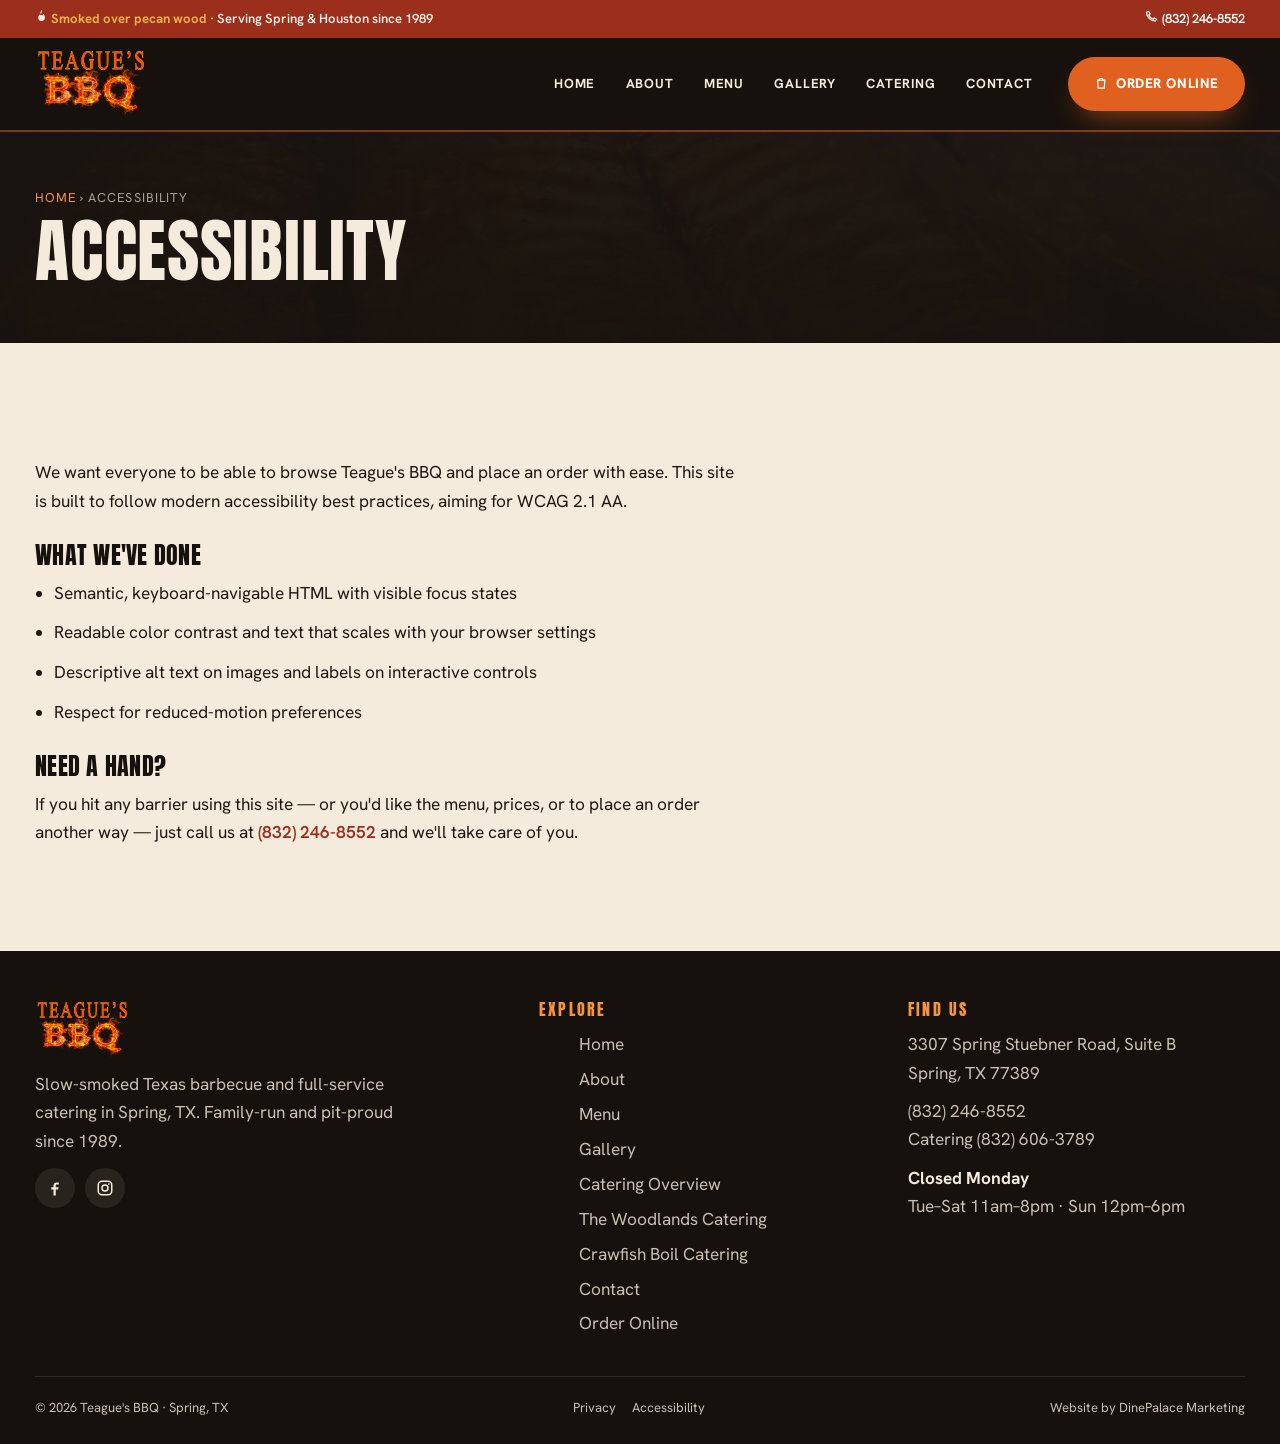
<file: accessibility/index.html>
<!DOCTYPE html>
<html lang="en">
<head>
<meta charset="utf-8">
<meta name="viewport" content="width=device-width, initial-scale=1">
<title>Accessibility · Teague's BBQ</title>
<meta name="description" content="Accessibility statement for Teague's BBQ, Spring TX.">
<link rel="canonical" href="https://www.teaguesbbq.com/accessibility/">
<meta property="og:type" content="restaurant"><meta property="og:title" content="Accessibility · Teague's BBQ">
<meta property="og:description" content="Accessibility statement for Teague's BBQ, Spring TX."><meta property="og:url" content="https://www.teaguesbbq.com/accessibility/">
<meta property="og:image" content="https://www.teaguesbbq.com/assets/images/plate.jpg"><meta name="twitter:card" content="summary_large_image">
<meta name="format-detection" content="telephone=no">
<meta http-equiv="X-Content-Type-Options" content="nosniff">
<meta name="robots" content="index,follow">
<meta name="geo.region" content="US-TX"><meta name="geo.placename" content="Spring, Texas">
<meta name="theme-color" content="#17110d">
<link rel="preconnect" href="https://fonts.googleapis.com"><link rel="preconnect" href="https://fonts.gstatic.com" crossorigin>
<link rel="stylesheet" href="https://fonts.googleapis.com/css2?family=Anton&family=Hanken+Grotesk:wght@400;500;600;700;800&display=swap">
<link rel="stylesheet" href="/assets/css/teagues.css?v=2.2">
<link rel="icon" href="/assets/favicon.svg" type="image/svg+xml">
<script type="application/ld+json">{"@context":"https://schema.org","@type":"BarbecueRestaurant","name":"Teague's BBQ","url":"https://www.teaguesbbq.com","telephone":"+18322468552","priceRange":"$$","servesCuisine":["Barbecue","American","Texas"],"address":{"@type":"PostalAddress","streetAddress":"3307 Spring Stuebner Road, Suite B","addressLocality":"Spring","addressRegion":"TX","postalCode":"77389","addressCountry":"US"},"openingHoursSpecification":[{"@type":"OpeningHoursSpecification","dayOfWeek":["Tuesday","Wednesday","Thursday","Friday","Saturday"],"opens":"11:00","closes":"20:00"},{"@type":"OpeningHoursSpecification","dayOfWeek":"Sunday","opens":"12:00","closes":"18:00"}],"sameAs":["https://www.facebook.com/teaguesbbq/","https://instagram.com/teaguesbbq/"]}</script>
</head>
<body>

  <a class="skip-link" href="#main">Skip to content</a>
  <div class="topbar"><div class="container">
    <span><svg viewBox="0 0 24 24" width="1em" height="1em" fill="currentColor" aria-hidden="true"><path d="M12 2c1 3-1 4-1 6 0 1 1 2 2 2s2-1 2-3c2 2 3 4 3 7a6 6 0 1 1-12 0c0-3 2-5 3-6 1 2 2 2 2 1 0-2-1-3-1-4 0-3 2-5 3-6Z"/></svg> <strong>Smoked over pecan wood</strong> · Serving Spring &amp; Houston since 1989</span>
    <span><a href="tel:+18322468552"><svg viewBox="0 0 24 24" width="1.1em" height="1.1em" fill="none" stroke="currentColor" stroke-width="2" stroke-linecap="round" stroke-linejoin="round" aria-hidden="true"><path d="M4 5c0 8 7 15 15 15l2-3-4-2-2 2c-3-1-6-4-7-7l2-2-2-4-3 1Z"/></svg> (832) 246-8552</a></span>
  </div></div>
  <header class="site-header"><div class="container">
    <a class="brand-link" href="/" aria-label="Teague's BBQ home"><img class="brand-img" src="/assets/images/logo.png" alt="Teague's BBQ" width="639" height="382"></a>
    <button class="nav-toggle" aria-label="Menu" aria-expanded="false"><span></span></button>
    <nav class="nav-links" aria-label="Main">
      <a href="/">Home</a><a href="/about/">About</a><a href="/menu/">Menu</a><a href="/gallery/">Gallery</a><a href="/catering/">Catering</a><a href="/contact/">Contact</a>
    </nav>
    <div class="header-cta">
      <a class="btn btn-ember" href="https://www.ezcater.com/catering/pvt/teagues-bbq-3?fcv=1" target="_blank" rel="noopener"><svg viewBox="0 0 24 24" width="1.05em" height="1.05em" fill="none" stroke="currentColor" stroke-width="2" stroke-linecap="round" aria-hidden="true"><path d="M6 7h12l-1 13H7L6 7Z"/><path d="M9 7a3 3 0 0 1 6 0"/></svg> Order Online</a>
    </div>
  </div></header>
<main id="main">

  <section class="page-hero"><div class="page-hero__bg"><img src="/assets/images/hero.jpg" alt="" loading="lazy"></div><div class="container"><div class="breadcrumb"><a href="/">Home</a> › Accessibility</div><h1>Accessibility</h1></div></section>
  <section class="section"><div class="container"><div class="legal reveal">
    <p>We want everyone to be able to browse Teague's BBQ and place an order with ease. This site is built to follow modern accessibility best practices, aiming for WCAG 2.1 AA.</p>
    <h2>What we've done</h2>
    <ul>
      <li>Semantic, keyboard-navigable HTML with visible focus states</li>
      <li>Readable color contrast and text that scales with your browser settings</li>
      <li>Descriptive alt text on images and labels on interactive controls</li>
      <li>Respect for reduced-motion preferences</li>
    </ul>
    <h2>Need a hand?</h2>
    <p>If you hit any barrier using this site — or you'd like the menu, prices, or to place an order another way — just call us at <a href="tel:+18322468552">(832) 246-8552</a> and we'll take care of you.</p>
  </div></div></section>
</main>

  <footer class="site-footer"><div class="container">
    <div class="foot-grid">
      <div>
        <img class="foot-logo" src="/assets/images/logo.png" alt="Teague's BBQ" width="639" height="382">
        <p style="margin-top:.7rem;max-width:38ch">Slow-smoked Texas barbecue and full-service catering in Spring, TX. Family-run and pit-proud since 1989.</p>
        <div class="foot-social">
          <a href="https://www.facebook.com/teaguesbbq/" target="_blank" rel="noopener" aria-label="Facebook"><svg viewBox="0 0 24 24" width="18" height="18" fill="currentColor" aria-hidden="true"><path d="M13 22v-8h3l1-3h-4V9c0-1 .3-1.6 1.7-1.6H17V4.8C16.6 4.7 15.5 4.6 14.3 4.6c-2.6 0-4.3 1.6-4.3 4.4V11H7v3h3v8h3Z"/></svg></a>
          <a href="https://instagram.com/teaguesbbq/" target="_blank" rel="noopener" aria-label="Instagram"><svg viewBox="0 0 24 24" width="18" height="18" fill="none" stroke="currentColor" stroke-width="2" aria-hidden="true"><rect x="3" y="3" width="18" height="18" rx="5"/><circle cx="12" cy="12" r="4"/><circle cx="17.2" cy="6.8" r="1.1" fill="currentColor" stroke="none"/></svg></a>
        </div>
      </div>
      <div>
        <h4>EXPLORE</h4>
        <ul class="foot-links">
          <li><a href="/">Home</a></li>
          <li><a href="/about/">About</a></li>
          <li><a href="/menu/">Menu</a></li>
          <li><a href="/gallery/">Gallery</a></li>
          <li><a href="/catering/">Catering Overview</a></li>
          <li><a href="/the-woodlands-catering/">The Woodlands Catering</a></li>
          <li><a href="/crawfish-boil-catering/">Crawfish Boil Catering</a></li>
          <li><a href="/contact/">Contact</a></li>
          <li><a href="https://www.ezcater.com/catering/pvt/teagues-bbq-3?fcv=1" target="_blank" rel="noopener">Order Online</a></li>
        </ul>
      </div>
      <div>
        <h4>FIND US</h4>
        <p>3307 Spring Stuebner Road, Suite B<br>Spring, TX 77389</p>
        <p style="margin-top:.6rem"><a href="tel:+18322468552">(832) 246-8552</a><br>Catering <a href="tel:+18326063789">(832) 606-3789</a></p>
        <p style="margin-top:.6rem"><b style="color:var(--paper)">Closed Monday</b><br>Tue–Sat 11am–8pm · Sun 12pm–6pm</p>
      </div>
    </div>
    <div class="foot-bottom">
      <span>© 2026 Teague's BBQ · Spring, TX</span>
      <nav aria-label="Legal" style="display:flex;gap:1rem"><a href="/privacy/">Privacy</a><a href="/accessibility/">Accessibility</a></nav>
      <span>Website by DinePalace Marketing</span>
    </div>
  </div></footer>
<script src="/assets/js/teagues.js?v=2.2" defer></script>
</body>
</html>
</file>
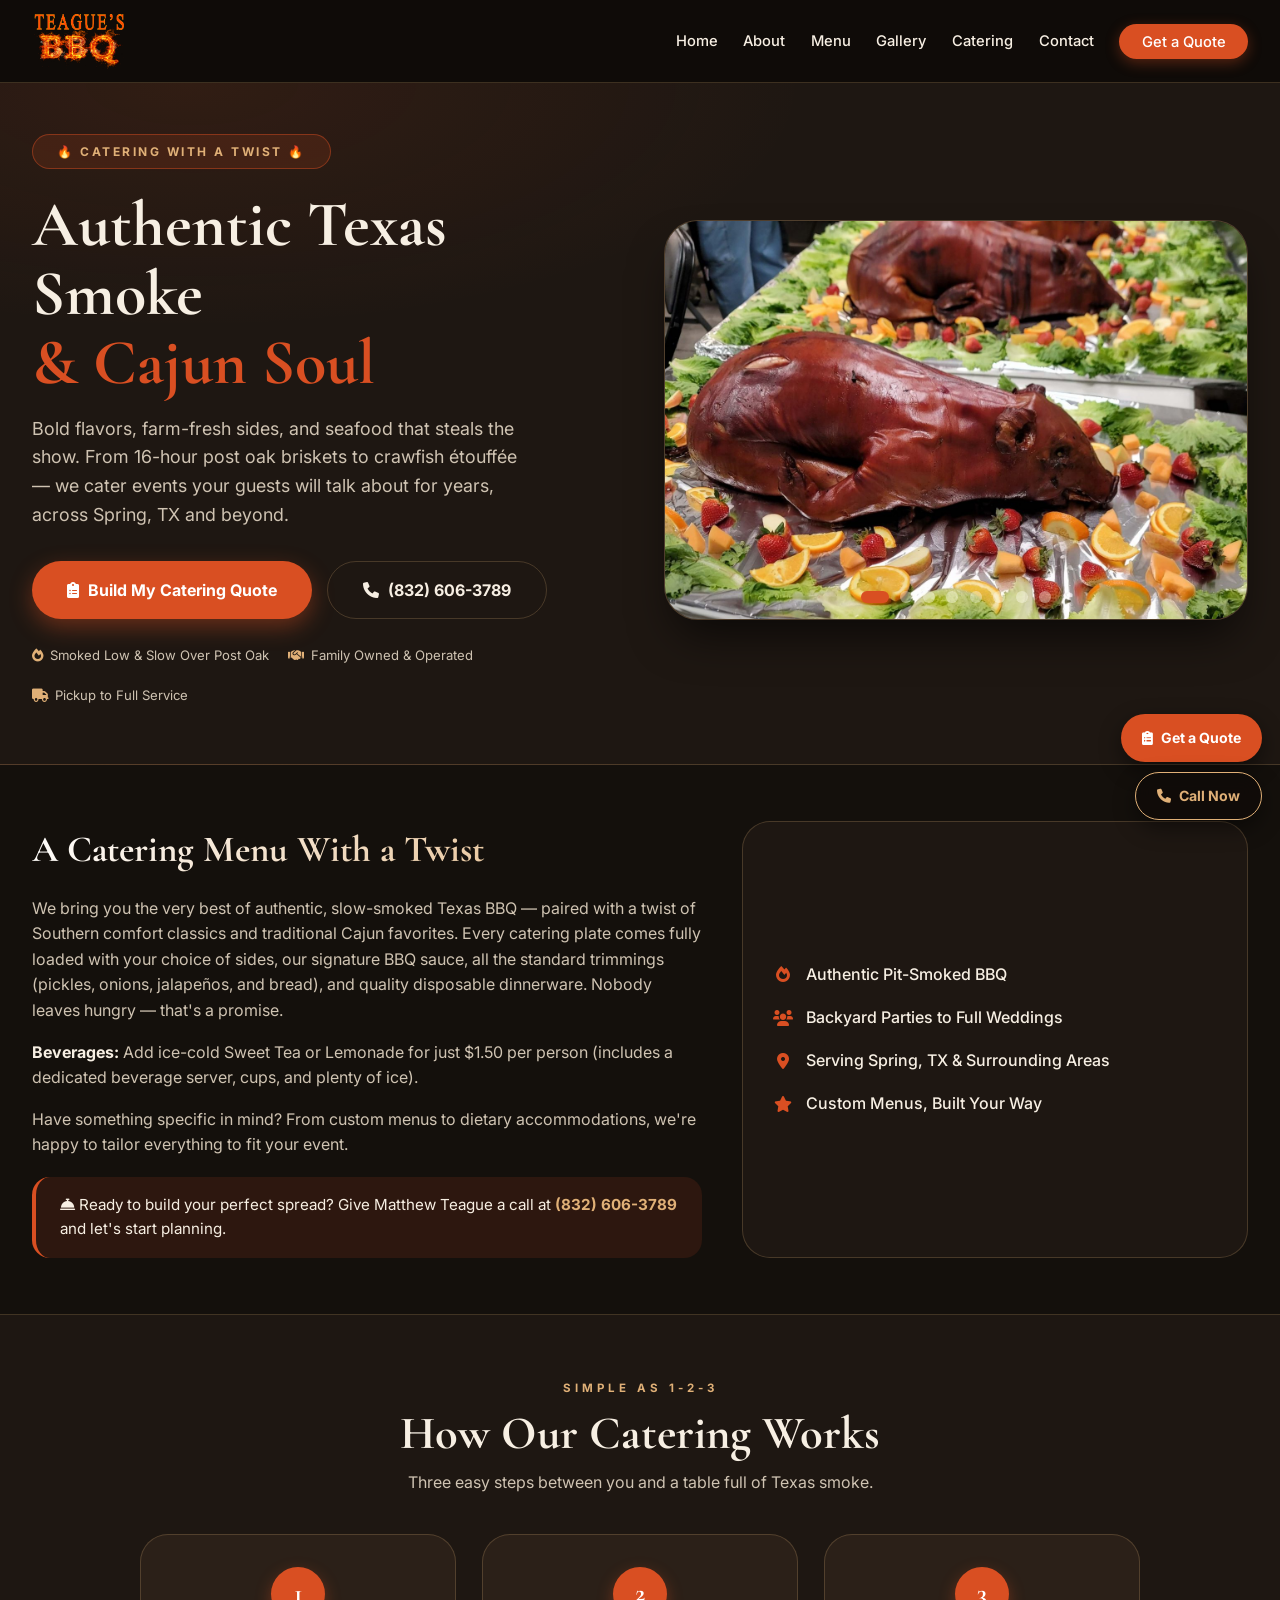
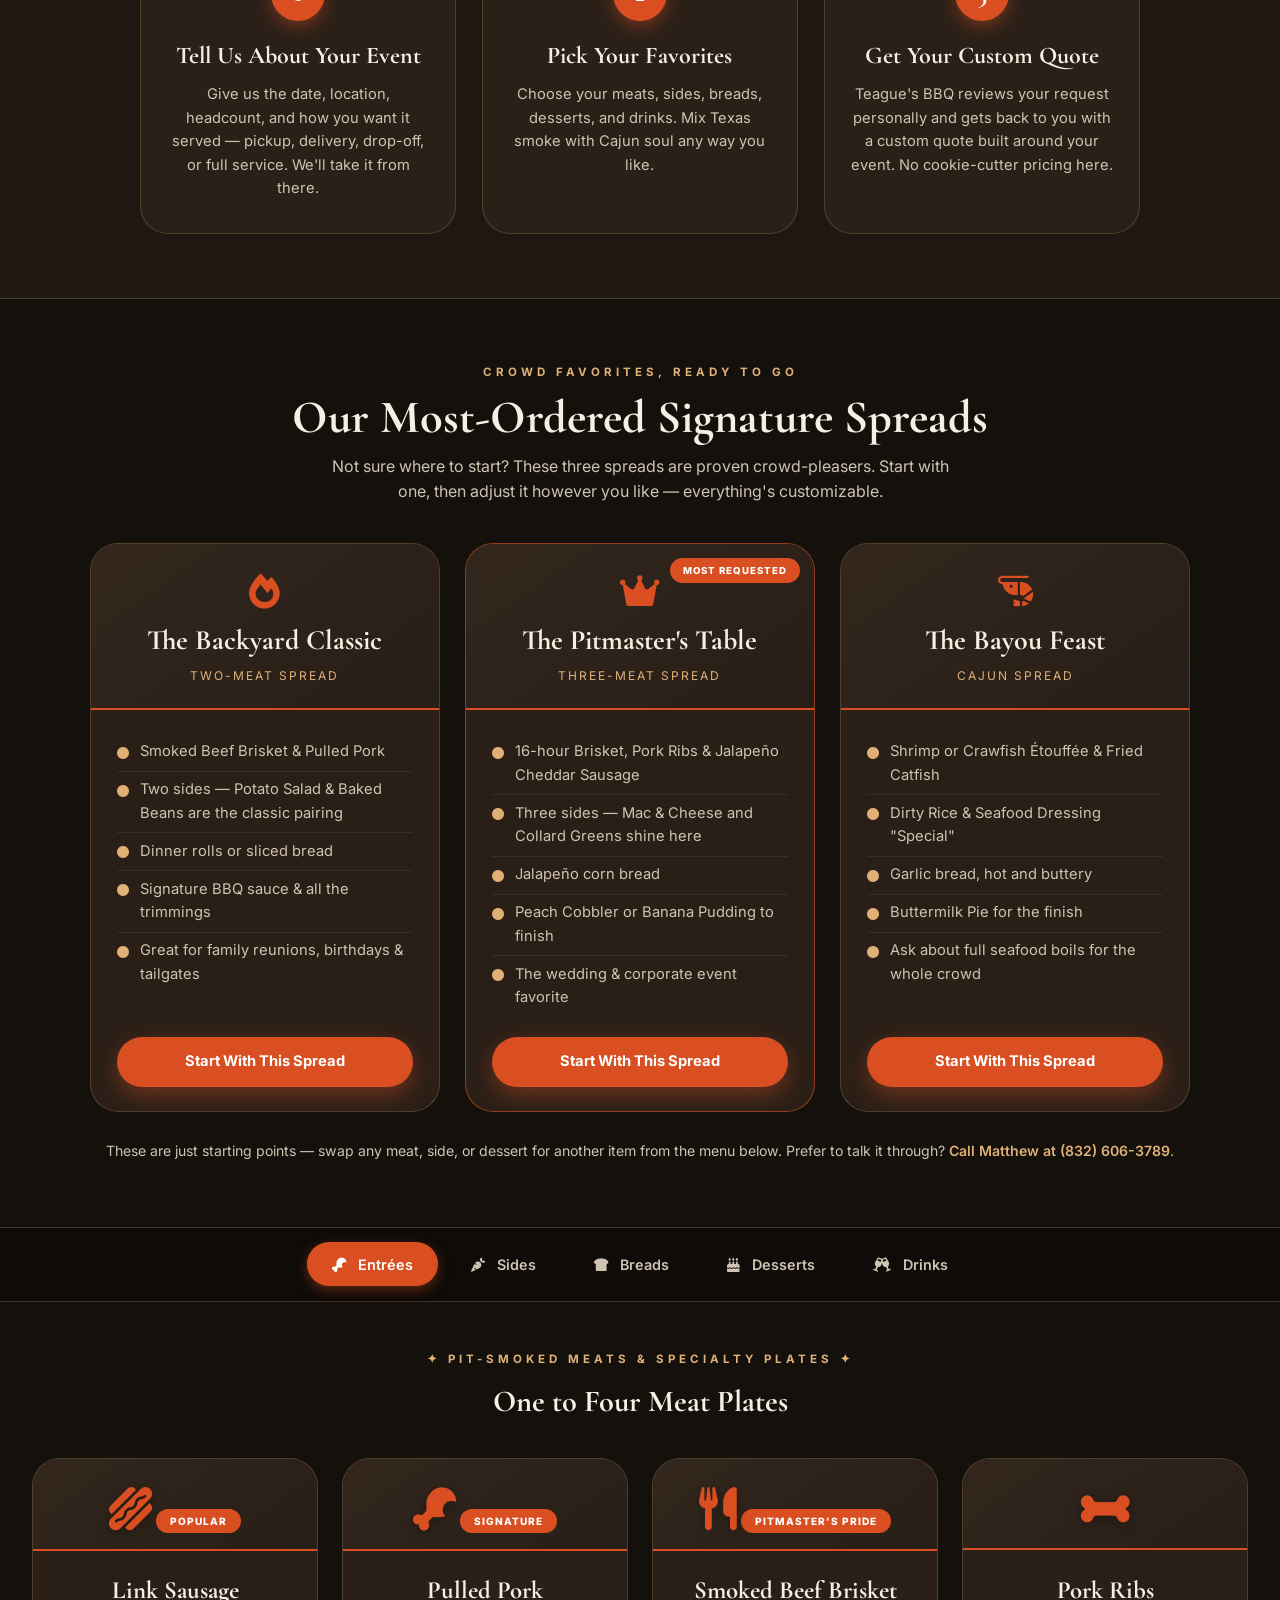
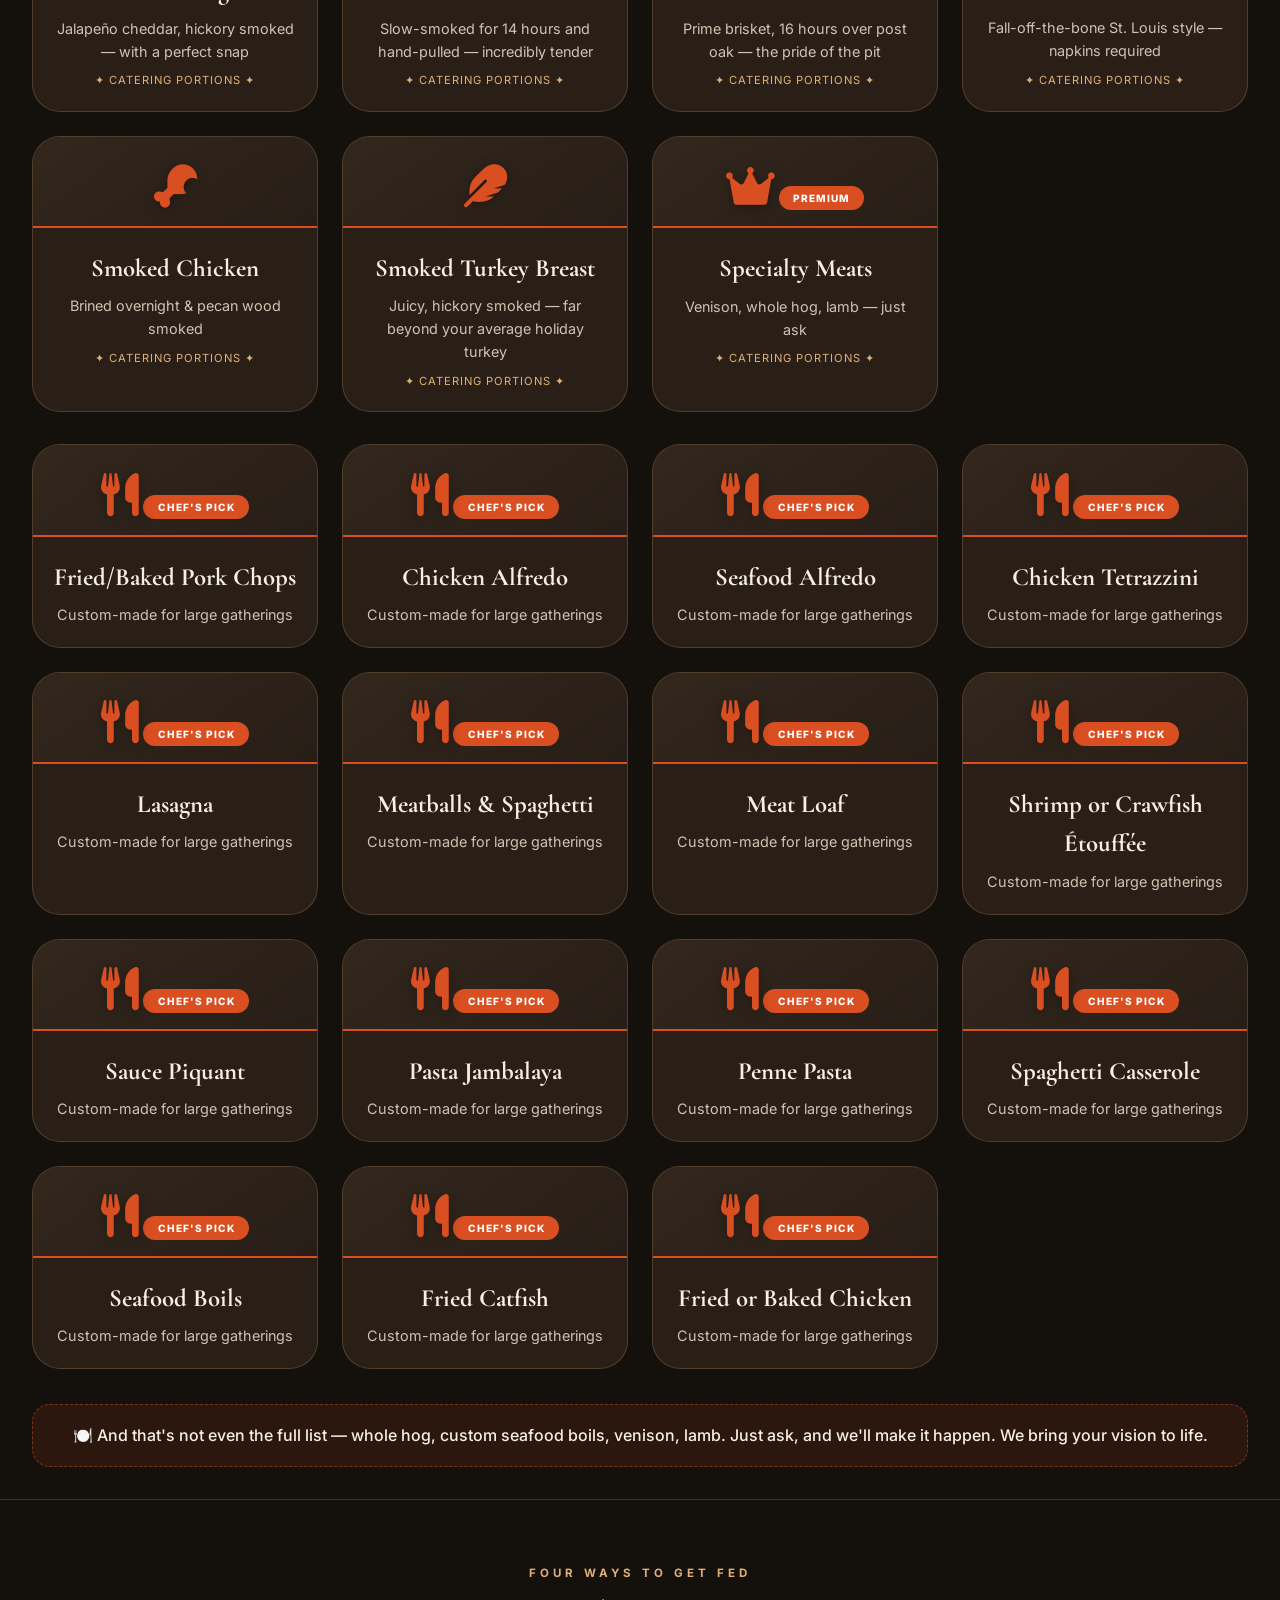
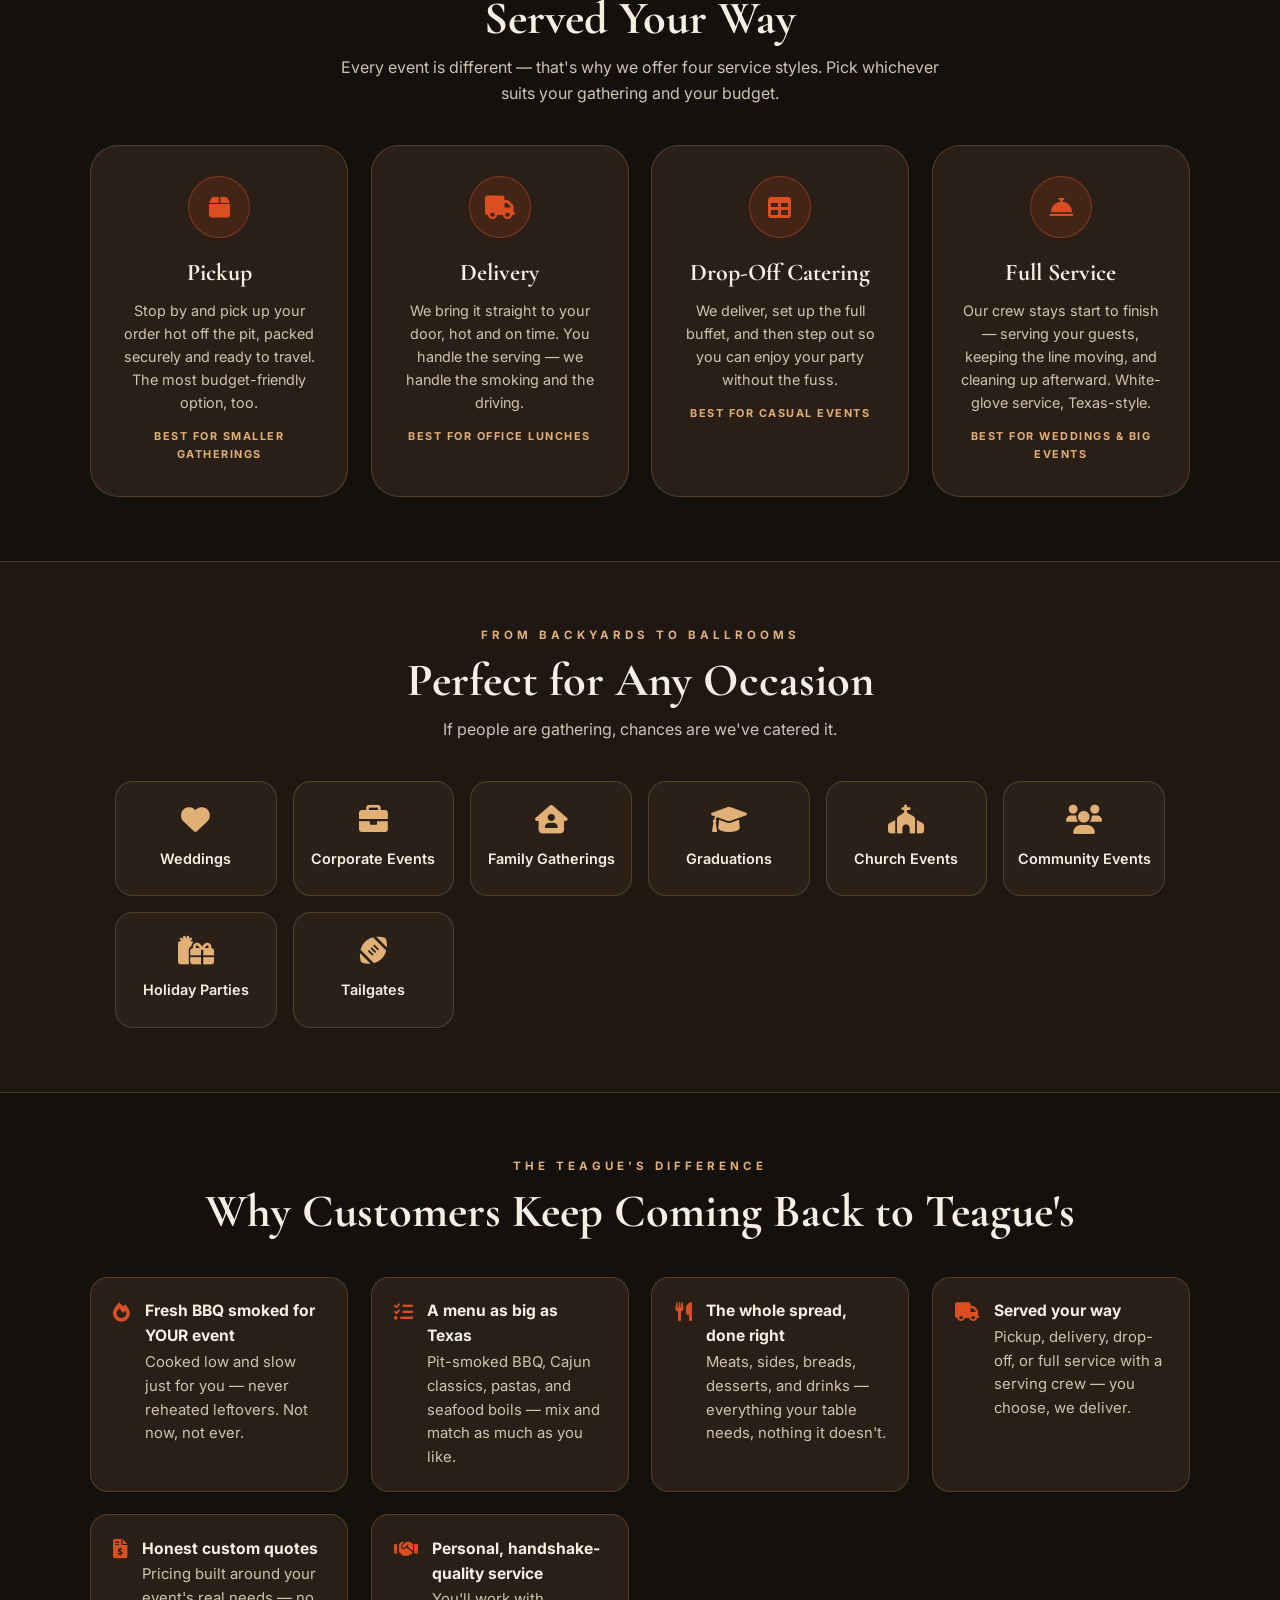
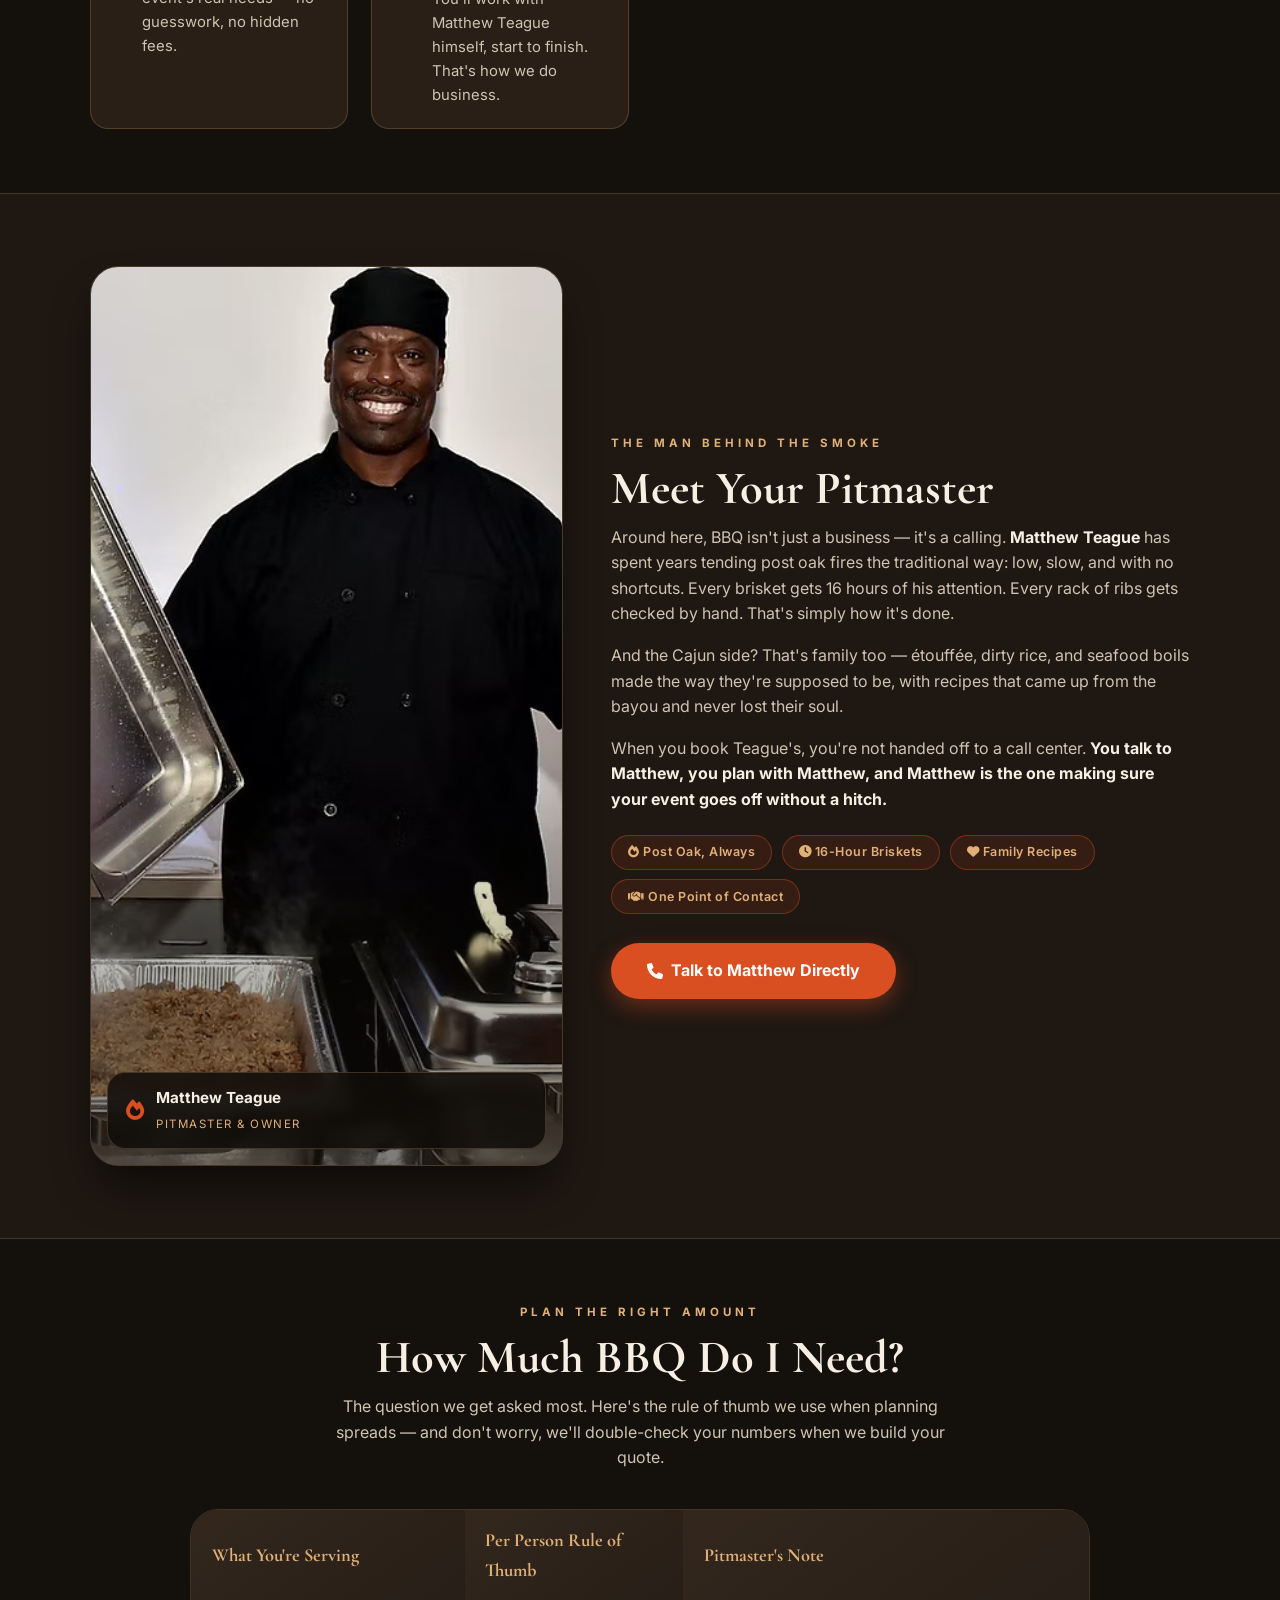
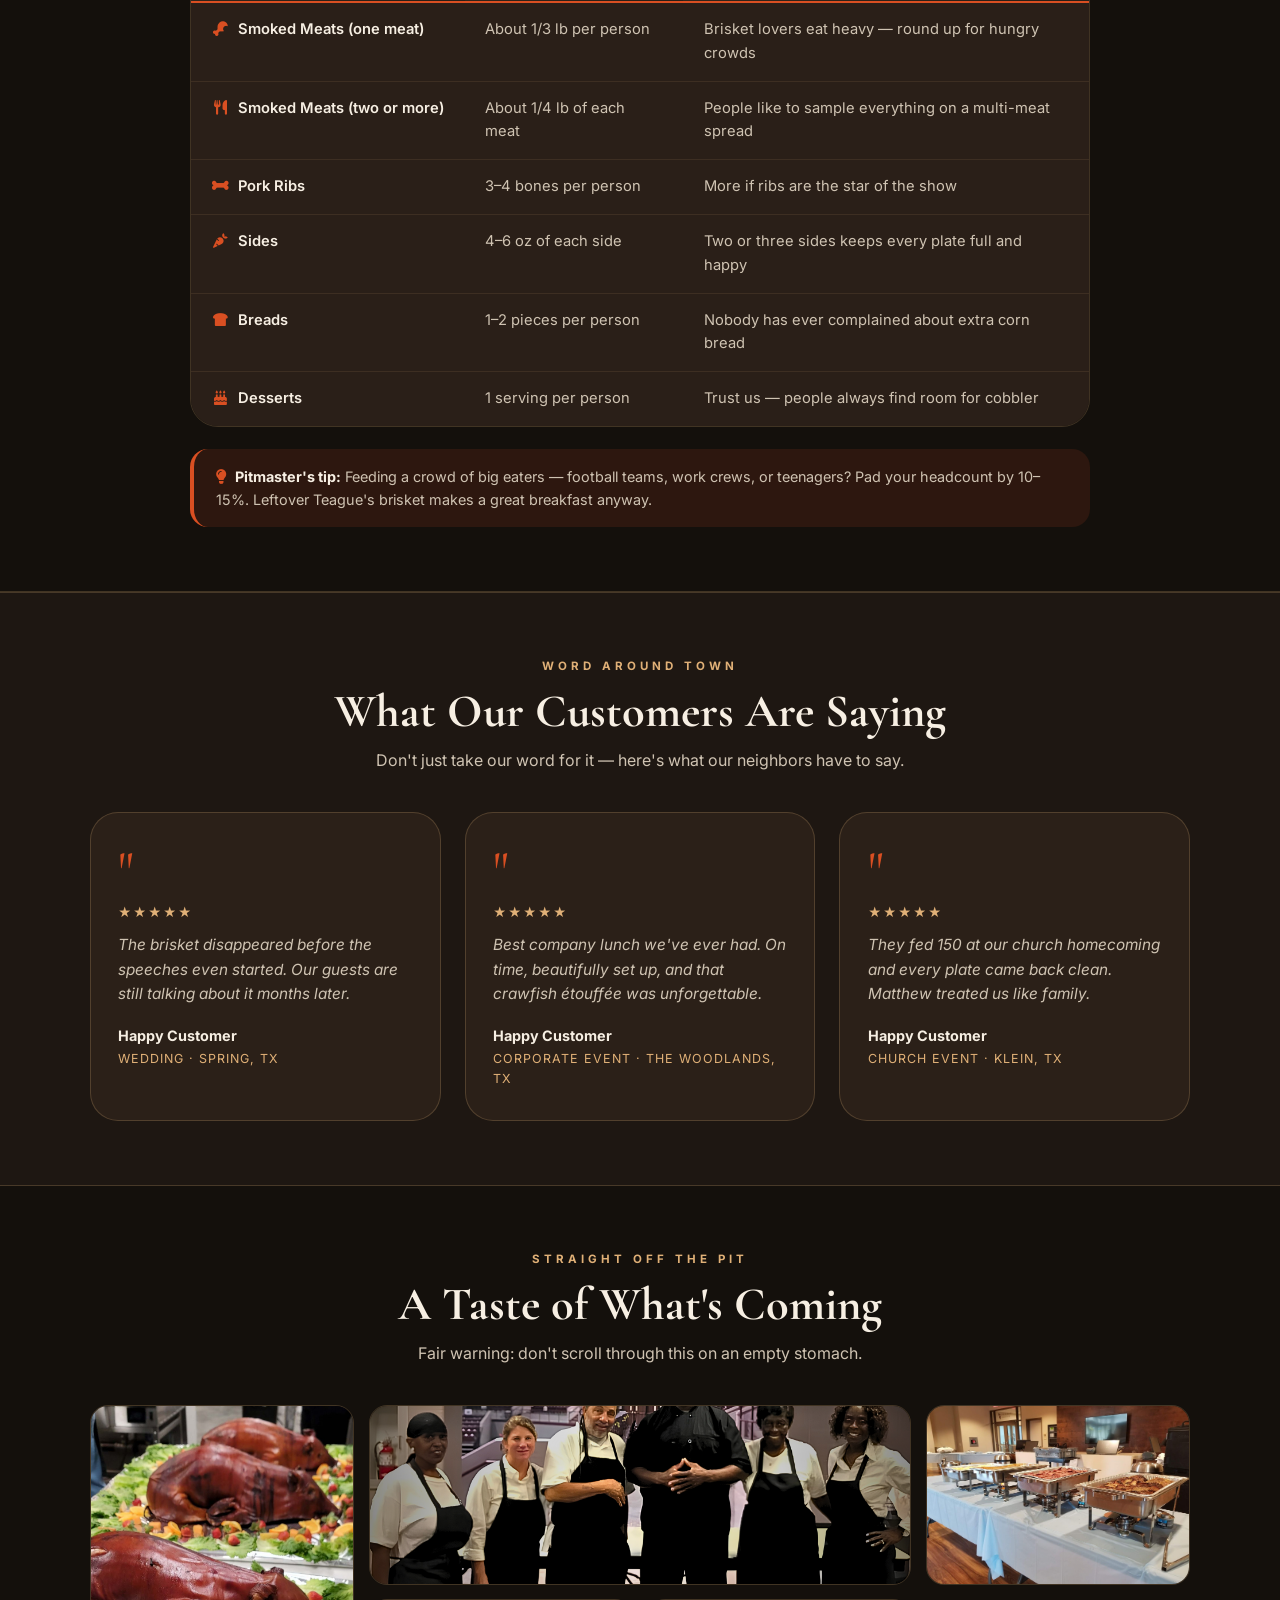
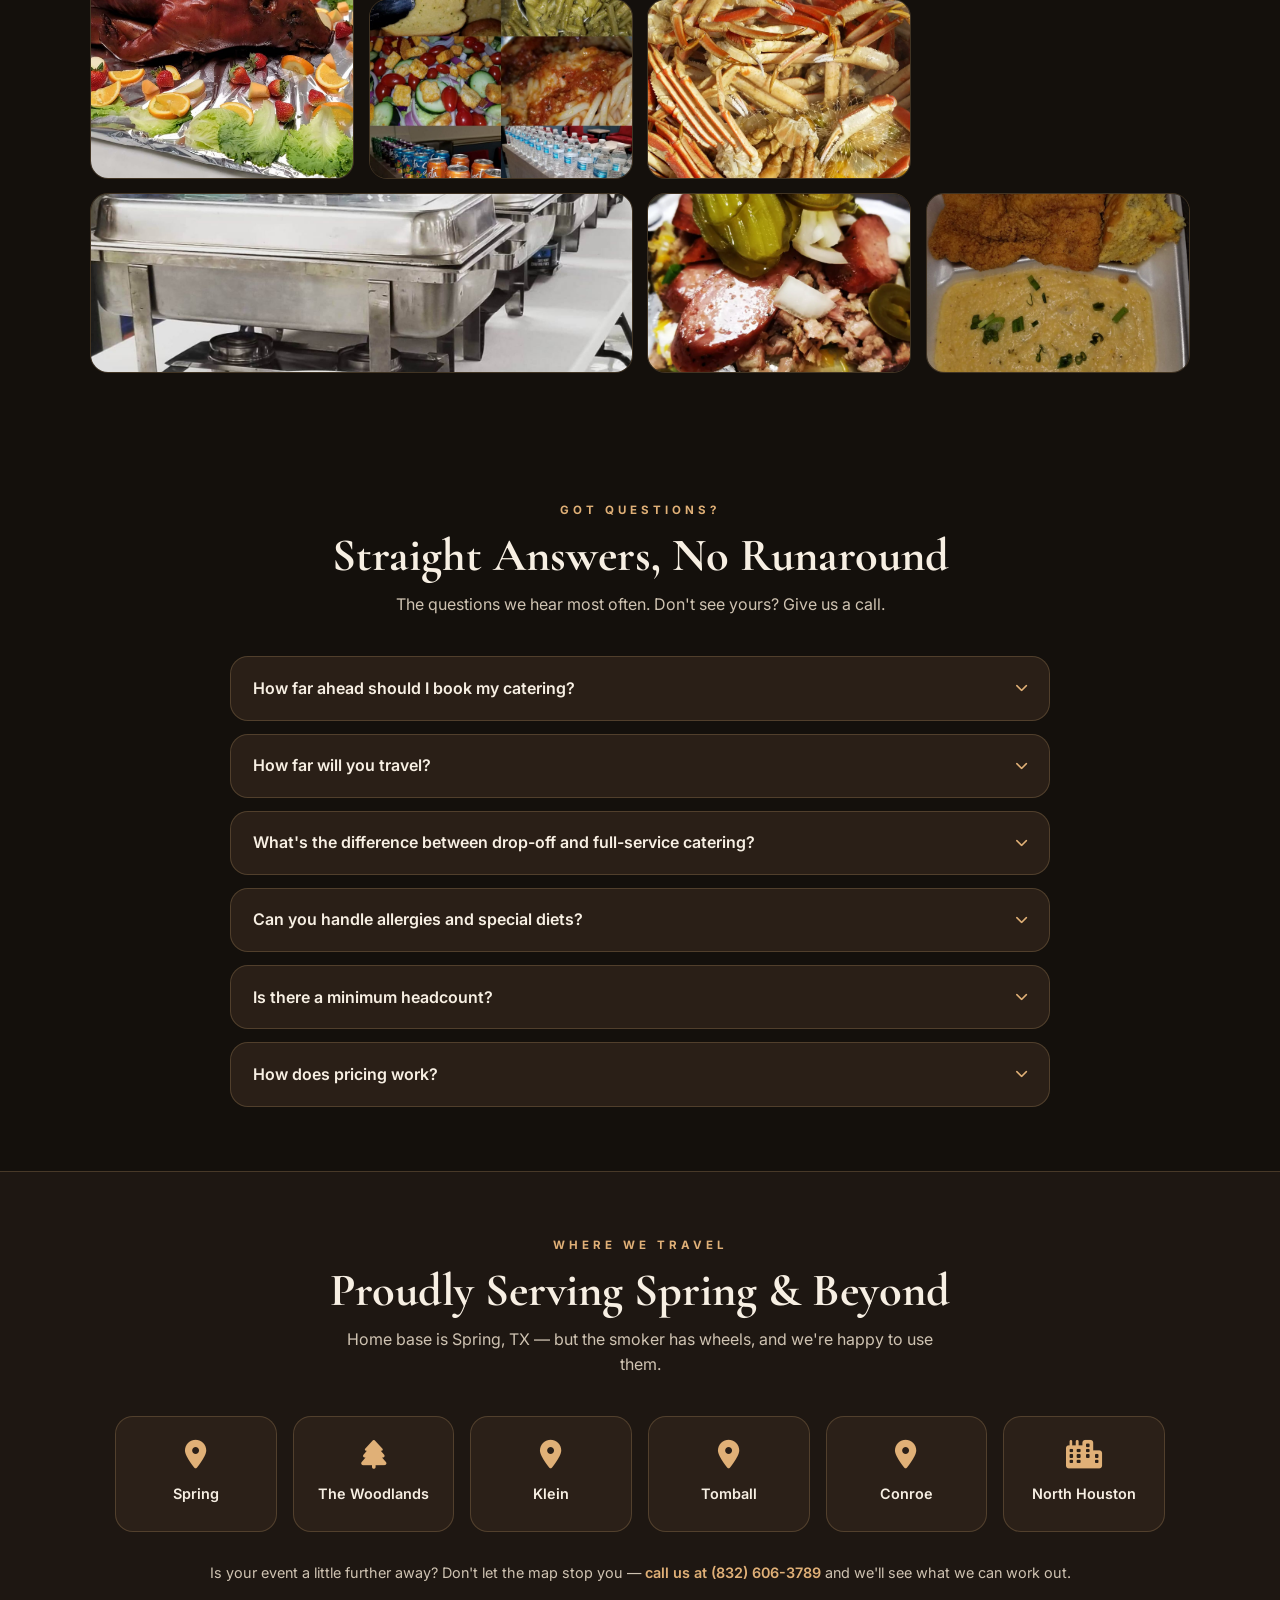
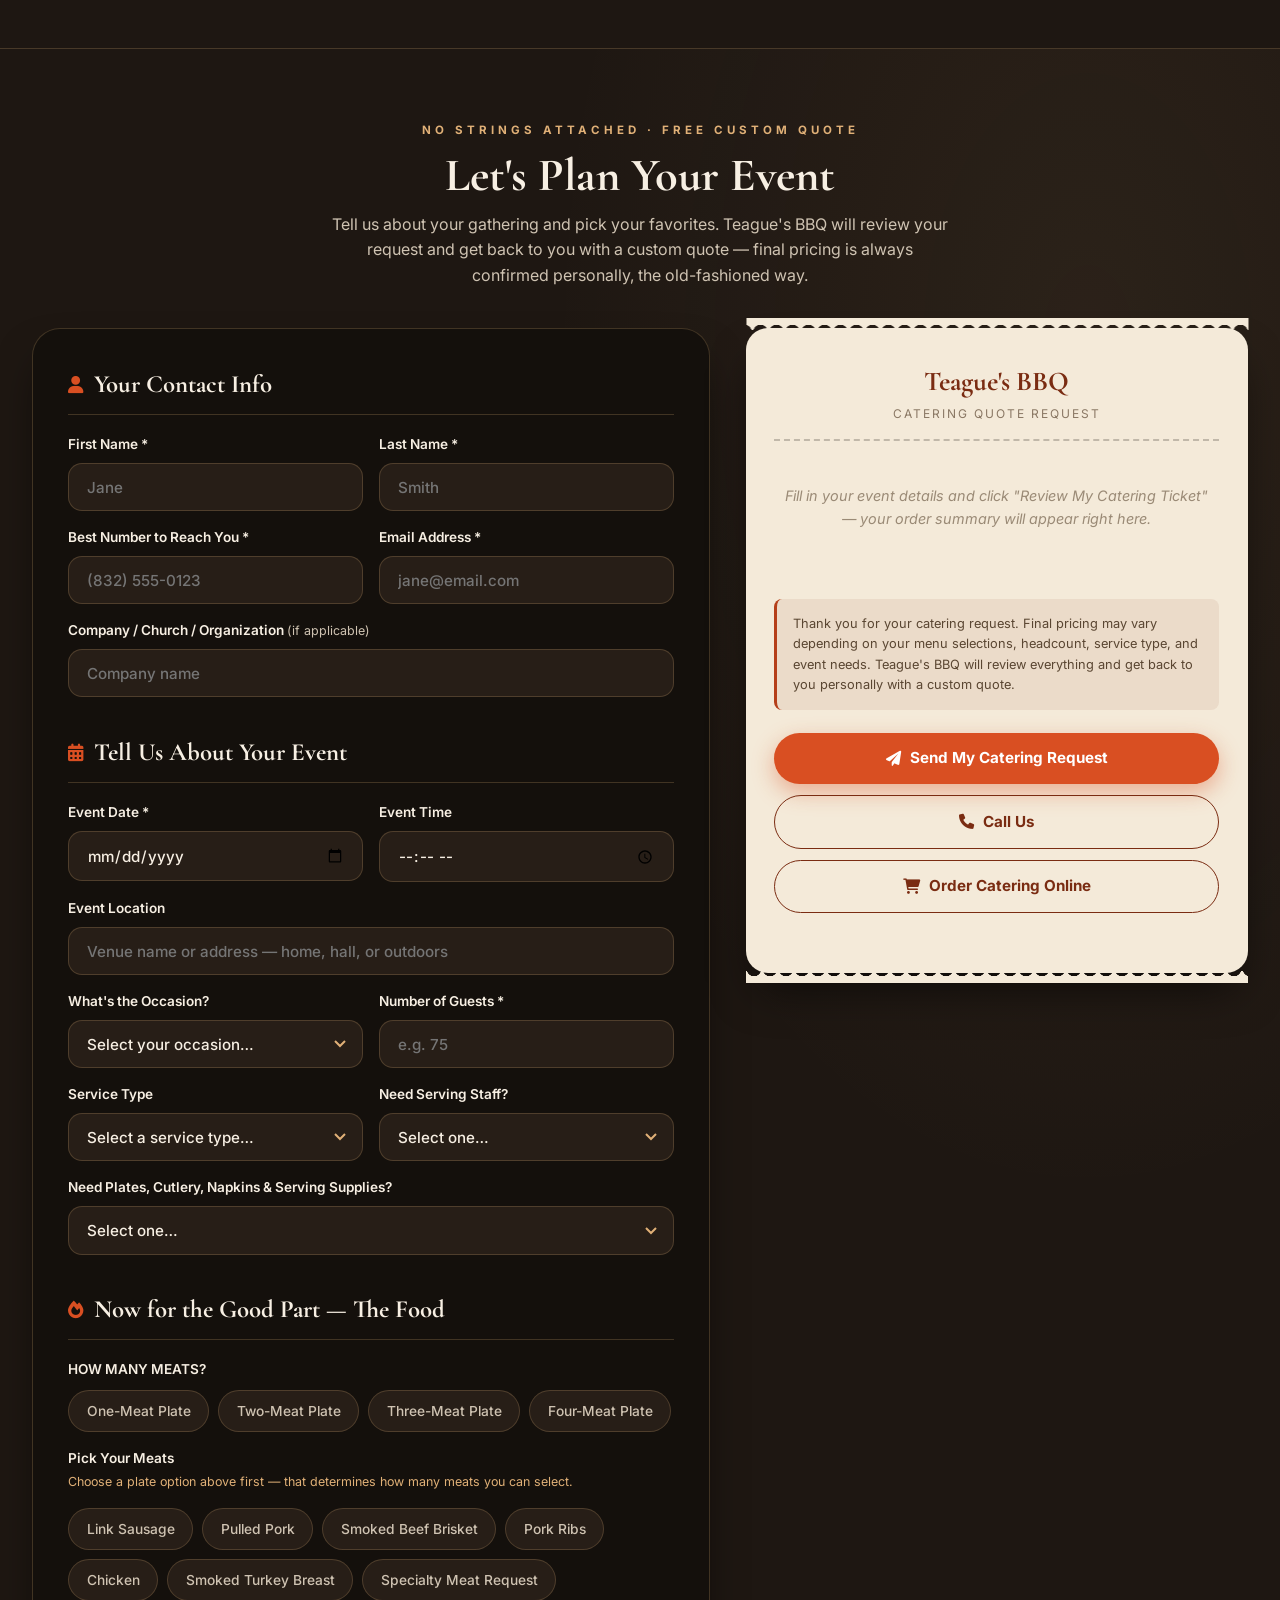
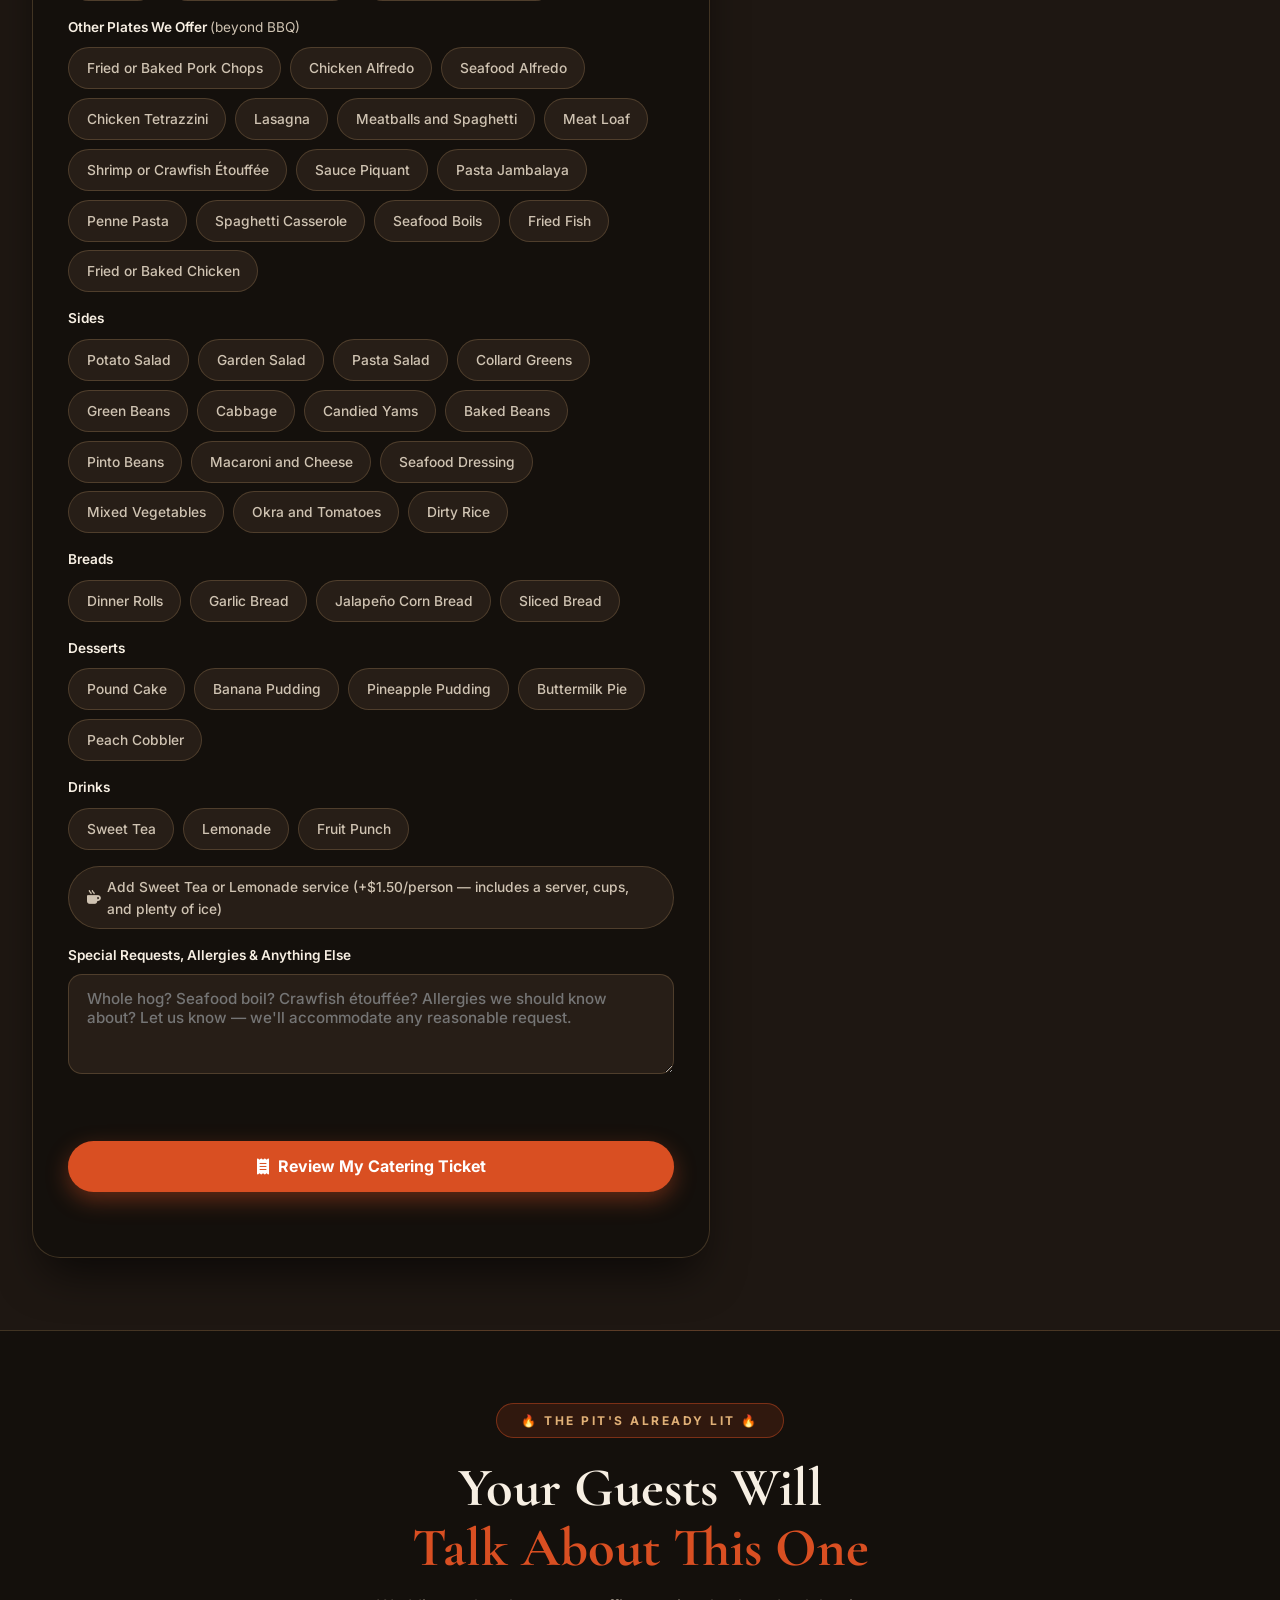
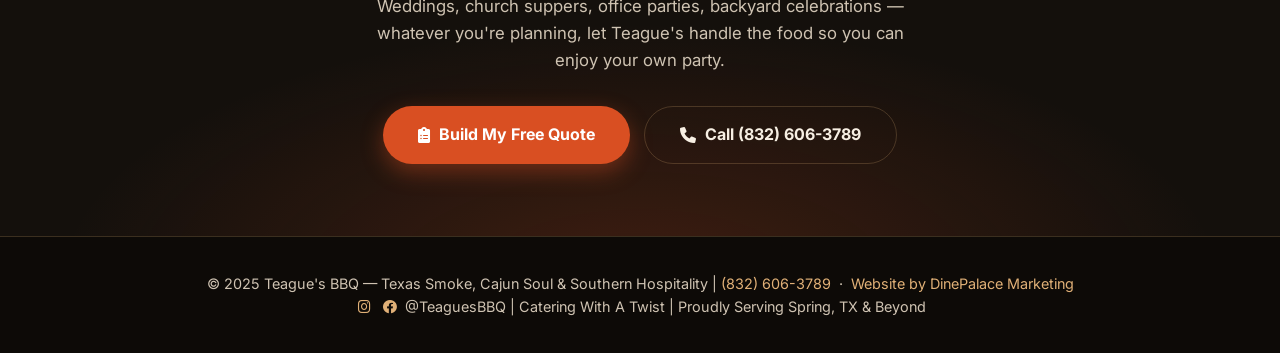
<file: catering/index.html>
<!DOCTYPE html>
<html lang="en">
<head>
  <meta charset="UTF-8">
  <meta name="viewport" content="width=device-width, initial-scale=1.0, viewport-fit=cover">
  <title>BBQ Catering in Spring, The Woodlands &amp; Houston TX | Teague's BBQ</title>
  <link rel="canonical" href="https://www.teaguesbbq.com/catering/">
  <link rel="icon" href="/assets/favicon.svg" type="image/svg+xml">
  <meta name="description" content="Full-service Texas BBQ catering &amp; Cajun seafood boils in Spring, The Woodlands, Tomball &amp; Greater Houston. Corporate events, weddings, parties, whole roasted pigs &amp; delivery since 1989. Get a free quote!">
  <!-- Open Graph -->
  <meta property="og:title" content="BBQ Catering in Spring, The Woodlands &amp; Houston TX | Teague's BBQ">
  <meta property="og:description" content="Full-service Texas BBQ catering &amp; Cajun seafood boils in Spring, The Woodlands, Tomball &amp; Greater Houston. Corporate events, weddings, parties, whole roasted pigs &amp; delivery since 1989.">
  <meta property="og:type" content="website">
  <meta property="og:locale" content="en_US">
  <meta property="og:url" content="https://www.teaguesbbq.com/catering/">
  <meta property="og:image" content="https://www.teaguesbbq.com/assets/images/catering.jpg">
  <meta name="geo.region" content="US-TX">
  <meta name="geo.placename" content="Spring, Texas">
  <meta name="geo.position" content="30.0688;-95.4290">
  <meta name="ICBM" content="30.0688, -95.4290">
  <link rel="preconnect" href="https://fonts.googleapis.com">
  <link rel="preconnect" href="https://fonts.gstatic.com" crossorigin>
  <link href="https://fonts.googleapis.com/css2?family=Inter:opsz,wght@14..32,300;14..32,400;14..32,500;14..32,600;14..32,700;14..32,800&family=Cormorant+Garamond:ital,wght@0,400;0,500;0,600;0,700;1,400&display=swap" rel="stylesheet">
  <link rel="stylesheet" href="https://cdnjs.cloudflare.com/ajax/libs/font-awesome/6.0.0-beta3/css/all.min.css">
  <!-- Local Business & Catering FAQ Schema -->
  <script type="application/ld+json">
  [
    {
      "@context": "https://schema.org",
      "@type": "CateringService", 
      "name": "Teague's BBQ Catering & More",
      "image": "https://www.teaguesbbq.com/assets/images/catering.jpg",
      "servesCuisine": ["Texas Barbecue", "Cajun", "Southern", "Seafood Boils"],
      "telephone": "+18326063789",
      "priceRange": "$$",
      "address": {
        "@type": "PostalAddress",
        "streetAddress": "3307 Spring Stuebner Road, Suite B",
        "addressLocality": "Spring",
        "addressRegion": "TX",
        "postalCode": "77389",
        "addressCountry": "US"
      },
      "geo": {
        "@type": "GeoCoordinates",
        "latitude": 30.0688,
        "longitude": -95.4290
      },
      "areaServed": [
        "Spring, TX",
        "The Woodlands, TX",
        "Klein, TX",
        "Tomball, TX",
        "Cypress, TX",
        "Conroe, TX",
        "Shenandoah, TX",
        "North Houston, TX",
        "Harris County",
        "Montgomery County"
      ],
      "hasOfferCatalog": {
        "@type": "OfferCatalog",
        "name": "BBQ & Cajun Catering Services",
        "itemListElement": [
          {
            "@type": "Offer",
            "itemOffered": {
              "@type": "Service",
              "name": "Full-Service BBQ Catering",
              "description": "Slow-smoked brisket, ribs, sausage, chicken, and sides with on-site staff and buffet chafing setups."
            }
          },
          {
            "@type": "Offer",
            "itemOffered": {
              "@type": "Service",
              "name": "Crawfish & Seafood Boils",
              "description": "Live-boiled Louisiana crawfish, snow crab legs, and gulf shrimp with sweet corn, potatoes, and sausage."
            }
          },
          {
            "@type": "Offer",
            "itemOffered": {
              "@type": "Service",
              "name": "Whole Roasted Suckling Pig",
              "description": "Custom whole roasted pig presentation for weddings, corporate celebrations, and special events."
            }
          }
        ]
      }
    },
    {
      "@context": "https://schema.org",
      "@type": "FAQPage",
      "mainEntity": [
        {
          "@type": "Question",
          "name": "What areas in Texas does Teague's BBQ cater to?",
          "acceptedAnswer": {
            "@type": "Answer",
            "text": "Teague's BBQ provides catering across Spring, The Woodlands, Tomball, Klein, Cypress, Conroe, Shenandoah, and throughout Greater North Houston and Harris & Montgomery Counties."
          }
        },
        {
          "@type": "Question",
          "name": "What types of events do you cater?",
          "acceptedAnswer": {
            "@type": "Answer",
            "text": "We cater corporate luncheons, company meetings, weddings, rehearsal dinners, church functions, graduation parties, birthdays, family reunions, tailgates, and large-scale festivals for groups of 20 to 500+ guests."
          }
        },
        {
          "@type": "Question",
          "name": "Do you offer full-service catering with staff and equipment?",
          "acceptedAnswer": {
            "@type": "Answer",
            "text": "Yes! We offer full-service catering complete with professional staff, stainless steel chafing dishes, buffet linens, serving utensils, and plateware, as well as convenient hot drop-off delivery and pickup options."
          }
        },
        {
          "@type": "Question",
          "name": "Can you do on-site seafood boils and whole roasted pigs?",
          "acceptedAnswer": {
            "@type": "Answer",
            "text": "Absolutely. We specialize in authentic Louisiana crawfish boils, snow crab clusters, fried catfish, and full whole roasted suckling pig catering displays."
          }
        }
      ]
    }
  ]
  </script>
  <style>
    * { margin: 0; padding: 0; box-sizing: border-box; }
    :root {
      --bg-deep: #14100c;          /* smoky charcoal-brown */
      --surface: #1e1712;          /* smoked oak */
      --surface-2: #271e17;
      --card: rgba(46, 35, 26, 0.85);
      --ember: #d94f22;            /* deep burnt red-orange */
      --ember-dark: #b53f19;
      --gold: #e0b077;             /* subtle gold */
      --cream: #f7efe3;
      --cream-paper: #f4ead9;
      --text-muted: #cfc3b2;
      --line: rgba(224, 176, 119, 0.22);
      --shadow-xl: 0 25px 45px -12px rgba(0,0,0,0.65);
      --radius-lg: 28px;
      --radius-md: 18px;
    }
    html { scroll-behavior: smooth; }
    body {
      background: var(--bg-deep);
      font-family: 'Inter', sans-serif;
      color: var(--cream);
      line-height: 1.6;
      -webkit-font-smoothing: antialiased;
    }
    img { max-width: 100%; display: block; }
    .container { max-width: 1280px; margin: 0 auto; padding: 0 2rem; }
    .section-eyebrow {
      text-align: center;
      letter-spacing: 4px;
      font-size: 0.72rem;
      font-weight: 700;
      color: var(--gold);
      text-transform: uppercase;
      margin-bottom: 0.6rem;
    }
    .section-title {
      font-family: 'Cormorant Garamond', serif;
      font-size: clamp(2rem, 4vw, 2.9rem);
      font-weight: 700;
      text-align: center;
      line-height: 1.15;
      margin-bottom: 0.6rem;
    }
    .section-sub {
      text-align: center;
      color: var(--text-muted);
      max-width: 620px;
      margin: 0 auto 2.4rem;
      font-size: 1rem;
    }
    @media (prefers-reduced-motion: reduce) {
      html { scroll-behavior: auto; }
      *, *::before, *::after { animation-duration: 0.01ms !important; transition-duration: 0.01ms !important; }
    }

    /* ============ HEADER ============ */
    .site-header {
      background: rgba(16, 12, 9, 0.96);
      backdrop-filter: blur(14px);
      padding: 0.85rem 2rem;
      border-bottom: 1px solid var(--line);
      position: sticky;
      top: 0;
      z-index: 300;
    }
    .nav-container {
      max-width: 1280px;
      margin: 0 auto;
      display: flex;
      justify-content: space-between;
      align-items: center;
      gap: 1rem;
      flex-wrap: wrap;
    }
    .logo h1 {
      font-family: 'Cormorant Garamond', serif;
      font-size: 1.9rem;
      font-weight: 700;
      letter-spacing: 1px;
      background: linear-gradient(135deg, #fff, var(--gold));
      -webkit-background-clip: text;
      background-clip: text;
      color: transparent;
      white-space: nowrap;
    }
    .logo span { color: var(--ember); background: none; -webkit-text-fill-color: var(--ember); }
    .nav-links { display: flex; gap: 1.6rem; list-style: none; align-items: center; flex-wrap: wrap; }
    .nav-links a {
      text-decoration: none;
      color: var(--cream);
      font-weight: 500;
      font-size: 0.92rem;
      transition: color 0.25s;
      padding: 0.4rem 0;
    }
    .nav-links a:hover, .nav-links a:focus-visible { color: var(--ember); }
    .nav-cta {
      background: var(--ember);
      color: #fff !important;
      padding: 0.55rem 1.4rem !important;
      border-radius: 60px;
      font-weight: 700;
      box-shadow: 0 4px 14px rgba(217,79,34,0.35);
      transition: background 0.25s, transform 0.25s;
    }
    .nav-cta:hover { background: var(--ember-dark); transform: translateY(-1px); color: #fff !important; }
    @media (max-width: 820px) {
      .nav-container { flex-direction: column; gap: 0.6rem; }
      .nav-links { justify-content: center; gap: 1rem; }
      .container { padding: 0 1.2rem; }
    }

    /* ============ HERO ============ */
    .hero-section {
      background:
        radial-gradient(ellipse 80% 60% at 15% 0%, rgba(217,79,34,0.10), transparent 60%),
        var(--surface);
      padding: 3.2rem 2rem 3.6rem;
      border-bottom: 1px solid var(--line);
    }
    .hero-grid {
      display: grid;
      grid-template-columns: 1fr 1fr;
      gap: 3rem;
      max-width: 1280px;
      margin: 0 auto;
      align-items: center;
    }
    .twist-badge {
      background: rgba(217,79,34,0.14);
      border: 1px solid rgba(217,79,34,0.45);
      color: var(--gold);
      display: inline-block;
      padding: 0.42rem 1.5rem;
      border-radius: 60px;
      font-size: 0.75rem;
      font-weight: 700;
      letter-spacing: 2.5px;
      margin-bottom: 1.3rem;
      text-transform: uppercase;
    }
    .hero-content h2 {
      font-family: 'Cormorant Garamond', serif;
      font-size: clamp(2.6rem, 5vw, 4rem);
      line-height: 1.08;
      font-weight: 700;
      margin-bottom: 1.1rem;
    }
    .hero-content h2 span { color: var(--ember); }
    .hero-desc {
      font-size: 1.12rem;
      color: var(--text-muted);
      max-width: 500px;
      margin-bottom: 2rem;
    }
    .hero-actions { display: flex; gap: 0.9rem; flex-wrap: wrap; }
    .btn {
      display: inline-flex;
      align-items: center;
      justify-content: center;
      gap: 0.55rem;
      border: none;
      padding: 0.95rem 2.2rem;
      border-radius: 60px;
      font-family: 'Inter', sans-serif;
      font-weight: 700;
      font-size: 1rem;
      cursor: pointer;
      text-decoration: none;
      transition: transform 0.25s, background 0.25s, box-shadow 0.25s;
      min-height: 48px;
    }
    .btn:focus-visible { outline: 3px solid var(--gold); outline-offset: 3px; }
    .btn-primary {
      background: var(--ember);
      color: #fff;
      box-shadow: 0 8px 22px rgba(217,79,34,0.4);
    }
    .btn-primary:hover { background: var(--ember-dark); transform: translateY(-2px); }
    .btn-ghost {
      background: transparent;
      border: 1.5px solid var(--line);
      color: var(--cream);
    }
    .btn-ghost:hover { border-color: var(--gold); color: var(--gold); }

    /* Hero trust strip */
    .hero-trust {
      display: flex;
      flex-wrap: wrap;
      gap: 1.2rem;
      margin-top: 1.6rem;
      font-size: 0.82rem;
      color: var(--text-muted);
    }
    .hero-trust span { display: inline-flex; align-items: center; gap: 7px; }
    .hero-trust i { color: var(--gold); }

    .hero-carousel {
      border-radius: 34px;
      overflow: hidden;
      box-shadow: var(--shadow-xl);
      background: var(--surface-2);
      height: 400px;
      position: relative;
      border: 1px solid var(--line);
    }
    .carousel-track {
      display: flex;
      height: 100%;
      transition: transform 0.8s cubic-bezier(0.25, 0.46, 0.45, 0.94);
      will-change: transform;
    }
    .carousel-slide { min-width: 100%; height: 100%; }
    .carousel-slide img { width: 100%; height: 100%; object-fit: cover; }
    .carousel-controls {
      position: absolute;
      bottom: 16px; left: 0; right: 0;
      display: flex; justify-content: center; gap: 0.7rem;
      z-index: 10;
    }
    .carousel-dot {
      width: 12px; height: 12px;
      background: rgba(255,255,240,0.4);
      border-radius: 50%;
      cursor: pointer;
      transition: 0.2s;
      border: none;
      padding: 0;
    }
    .carousel-dot.active-dot { background: var(--ember); width: 28px; border-radius: 20px; }
    @media (max-width: 950px) {
      .hero-grid { grid-template-columns: 1fr; gap: 2rem; }
      .hero-carousel { height: 320px; }
    }
    @media (max-width: 600px) {
      .hero-section { padding: 2.2rem 1.2rem 2.6rem; }
      .hero-actions .btn { width: 100%; }
    }

    /* ============ INTRO ============ */
    .menu-intro { background: var(--bg-deep); padding: 3.5rem 0; border-bottom: 1px solid var(--line); }
    .intro-grid { display: flex; flex-wrap: wrap; gap: 2.5rem; align-items: stretch; }
    .intro-text { flex: 1.2; min-width: 300px; }
    .intro-text h3 {
      font-size: 2.3rem;
      font-family: 'Cormorant Garamond', serif;
      font-weight: 700;
      margin-bottom: 1rem;
      background: linear-gradient(135deg, #fff, var(--gold));
      -webkit-background-clip: text;
      background-clip: text;
      color: transparent;
    }
    .intro-text p { color: var(--text-muted); margin-bottom: 1rem; }
    .intro-text strong { color: var(--cream); }
    .contact-highlight {
      background: rgba(217,79,34,0.12);
      padding: 1rem 1.5rem;
      border-radius: var(--radius-md);
      border-left: 4px solid var(--ember);
      margin-top: 1.2rem;
      font-size: 0.95rem;
    }
    .contact-highlight a { color: var(--gold); font-weight: 700; text-decoration: none; }
    .intro-stats {
      flex: 0.8;
      min-width: 260px;
      background: var(--surface);
      border: 1px solid var(--line);
      border-radius: var(--radius-lg);
      padding: 1.8rem;
      display: flex;
      flex-direction: column;
      justify-content: center;
      gap: 1.1rem;
    }
    .intro-stats div { display: flex; align-items: center; gap: 12px; font-weight: 500; }
    .intro-stats i { color: var(--ember); width: 22px; text-align: center; }

    /* ============ HOW IT WORKS ============ */
    .how-section { padding: 4rem 0; background: var(--surface); border-bottom: 1px solid var(--line); }
    .steps-grid {
      display: grid;
      grid-template-columns: repeat(3, 1fr);
      gap: 1.6rem;
      max-width: 1000px;
      margin: 0 auto;
      position: relative;
    }
    .step-card {
      background: var(--card);
      border: 1px solid var(--line);
      border-radius: var(--radius-lg);
      padding: 2rem 1.6rem;
      text-align: center;
      transition: transform 0.3s, border-color 0.3s;
    }
    .step-card:hover { transform: translateY(-5px); border-color: var(--ember); }
    .step-num {
      width: 54px; height: 54px;
      margin: 0 auto 1rem;
      border-radius: 50%;
      background: var(--ember);
      color: #fff;
      display: flex; align-items: center; justify-content: center;
      font-family: 'Cormorant Garamond', serif;
      font-size: 1.6rem;
      font-weight: 700;
      box-shadow: 0 6px 16px rgba(217,79,34,0.4);
    }
    .step-card h4 { font-family: 'Cormorant Garamond', serif; font-size: 1.5rem; margin-bottom: 0.5rem; }
    .step-card p { color: var(--text-muted); font-size: 0.92rem; }
    @media (max-width: 780px) { .steps-grid { grid-template-columns: 1fr; max-width: 420px; } }

    /* ============ TABS + MENU ============ */
    .tabs-wrapper {
      background: rgba(16, 12, 9, 0.97);
      position: sticky;
      top: 64px;
      z-index: 90;
      backdrop-filter: blur(12px);
      border-bottom: 1px solid var(--line);
    }
    .tabs-container {
      display: flex;
      flex-wrap: wrap;
      justify-content: center;
      gap: 0.5rem;
      padding: 0.9rem 0;
    }
    .tab-btn {
      background: transparent;
      border: 1px solid transparent;
      padding: 0.65rem 1.5rem;
      font-family: 'Inter', sans-serif;
      font-weight: 600;
      font-size: 0.9rem;
      color: var(--text-muted);
      cursor: pointer;
      border-radius: 50px;
      transition: 0.2s;
      min-height: 44px;
    }
    .tab-btn i { margin-right: 8px; }
    .tab-btn:hover { color: var(--cream); border-color: var(--line); }
    .tab-btn.active { background: var(--ember); color: #fff; box-shadow: 0 4px 12px rgba(217,79,34,0.4); }
    @media (max-width: 820px) { .tabs-wrapper { top: 118px; } }

    .menu-section { display: none; animation: fadeUp 0.4s ease; padding: 3rem 0 2rem; }
    .menu-section.active-section { display: block; }
    .menu-heading {
      font-family: 'Cormorant Garamond', serif;
      font-size: 1.9rem;
      text-align: center;
      font-weight: 700;
      margin: 0.4rem 0 0.2rem;
    }
    .grid-cards {
      display: grid;
      grid-template-columns: repeat(auto-fill, minmax(255px, 1fr));
      gap: 1.5rem;
      margin-top: 2rem;
    }
    .food-card {
      background: var(--card);
      border-radius: var(--radius-lg);
      border: 1px solid var(--line);
      transition: all 0.3s ease;
      overflow: hidden;
    }
    .food-card:hover { transform: translateY(-5px); border-color: var(--ember); box-shadow: var(--shadow-xl); }
    .card-icon {
      background: linear-gradient(145deg, #33271d, var(--surface-2));
      padding: 1.7rem 0.5rem 1rem;
      text-align: center;
      border-bottom: 2px solid var(--ember);
    }
    .card-icon i { font-size: 2.7rem; color: var(--ember); filter: drop-shadow(0 2px 6px rgba(0,0,0,0.3)); }
    .card-badge {
      display: inline-block;
      background: var(--ember);
      color: #fff;
      padding: 0.25rem 0.9rem;
      border-radius: 30px;
      font-size: 0.63rem;
      font-weight: 800;
      margin-top: 0.7rem;
      letter-spacing: 1px;
      text-transform: uppercase;
    }
    .card-content { padding: 1.3rem; text-align: center; }
    .card-content h4 { font-family: 'Cormorant Garamond', serif; font-size: 1.55rem; margin-bottom: 0.35rem; }
    .card-content p { color: var(--text-muted); font-size: 0.9rem; }
    .price-note { font-size: 0.7rem; color: var(--gold); margin-top: 0.6rem; letter-spacing: 1px; }
    .special-request {
      background: rgba(217,79,34,0.12);
      border: 1px dashed rgba(217,79,34,0.5);
      padding: 1.1rem 1.4rem;
      border-radius: var(--radius-md);
      text-align: center;
      font-weight: 500;
      margin-top: 2.2rem;
    }

    /* ============ EVENTS SECTION ============ */
    .events-section { padding: 4rem 0; background: var(--surface); border-top: 1px solid var(--line); border-bottom: 1px solid var(--line); }
    .events-grid {
      display: grid;
      grid-template-columns: repeat(auto-fit, minmax(150px, 1fr));
      gap: 1rem;
      max-width: 1050px;
      margin: 0 auto;
    }
    .event-chip {
      background: var(--card);
      border: 1px solid var(--line);
      border-radius: var(--radius-md);
      padding: 1.5rem 0.8rem;
      text-align: center;
      transition: transform 0.25s, border-color 0.25s;
    }
    .event-chip:hover { transform: translateY(-4px); border-color: var(--gold); }
    .event-chip i { font-size: 1.8rem; color: var(--gold); margin-bottom: 0.7rem; display: block; }
    .event-chip span { font-weight: 600; font-size: 0.9rem; }

    /* ============ WHY CHOOSE ============ */
    .why-section { padding: 4rem 0; }
    .why-grid {
      display: grid;
      grid-template-columns: repeat(auto-fit, minmax(230px, 1fr));
      gap: 1.4rem;
      max-width: 1100px;
      margin: 0 auto;
    }
    .why-item {
      display: flex;
      gap: 0.9rem;
      align-items: flex-start;
      background: var(--card);
      border: 1px solid var(--line);
      border-radius: var(--radius-md);
      padding: 1.3rem 1.4rem;
    }
    .why-item i { color: var(--ember); font-size: 1.2rem; margin-top: 0.2rem; }
    .why-item p { font-size: 0.93rem; color: var(--text-muted); }
    .why-item strong { color: var(--cream); display: block; margin-bottom: 0.15rem; font-size: 0.98rem; }

    /* ============ TESTIMONIALS ============ */
    .testimonial-section { padding: 4rem 0; background: var(--surface); border-top: 1px solid var(--line); border-bottom: 1px solid var(--line); }
    .testimonial-grid {
      display: grid;
      grid-template-columns: repeat(auto-fit, minmax(280px, 1fr));
      gap: 1.5rem;
      max-width: 1100px;
      margin: 2.4rem auto 0;
    }
    .testimonial-card {
      background: var(--card);
      border: 1px solid var(--line);
      border-radius: var(--radius-lg);
      padding: 1.9rem 1.7rem;
      position: relative;
      transition: transform 0.25s, border-color 0.25s;
    }
    .testimonial-card:hover { transform: translateY(-4px); border-color: var(--gold); }
    .testimonial-card .quote-mark {
      font-family: 'Cormorant Garamond', serif;
      font-size: 3.4rem;
      color: var(--ember);
      line-height: 1;
      margin-bottom: 0.3rem;
    }
    .testimonial-card blockquote {
      font-size: 0.96rem;
      color: var(--text-muted);
      font-style: italic;
      margin-bottom: 1.1rem;
    }
    .testimonial-card cite {
      display: block;
      font-style: normal;
      font-weight: 700;
      color: var(--cream);
      font-size: 0.9rem;
    }
    .testimonial-card .stars { color: var(--gold); font-size: 0.8rem; margin-bottom: 0.6rem; letter-spacing: 2px; }
    .testimonial-card cite span { display: block; font-weight: 400; color: var(--gold); font-size: 0.78rem; letter-spacing: 1px; text-transform: uppercase; margin-top: 2px; }

    /* ============ FAQ ============ */
    .faq-section { padding: 4rem 0; }
    .faq-list { max-width: 820px; margin: 2.2rem auto 0; display: flex; flex-direction: column; gap: 0.8rem; }
    .faq-item {
      background: var(--card);
      border: 1px solid var(--line);
      border-radius: var(--radius-md);
      overflow: hidden;
      transition: border-color 0.25s;
    }
    .faq-item[open] { border-color: var(--ember); }
    .faq-item summary {
      list-style: none;
      cursor: pointer;
      padding: 1.15rem 1.4rem;
      font-weight: 600;
      font-size: 1rem;
      display: flex;
      justify-content: space-between;
      align-items: center;
      gap: 1rem;
      min-height: 48px;
      user-select: none;
    }
    .faq-item summary::-webkit-details-marker { display: none; }
    .faq-item summary::after {
      content: '\f078';
      font-family: 'Font Awesome 6 Free';
      font-weight: 900;
      color: var(--gold);
      font-size: 0.8rem;
      transition: transform 0.25s;
      flex-shrink: 0;
    }
    .faq-item[open] summary::after { transform: rotate(180deg); }
    .faq-item summary:hover { color: var(--gold); }
    .faq-item summary:focus-visible { outline: 3px solid var(--gold); outline-offset: -3px; }
    .faq-answer { padding: 0 1.4rem 1.2rem; color: var(--text-muted); font-size: 0.93rem; }
    .faq-answer a { color: var(--gold); font-weight: 600; text-decoration: none; }

    /* ============ QUOTE CALCULATOR ============ */
    .quote-section {
      padding: 4.5rem 0;
      background:
        radial-gradient(ellipse 70% 50% at 85% 10%, rgba(224,176,119,0.07), transparent 60%),
        var(--surface);
      border-top: 1px solid var(--line);
    }
    .quote-shell {
      display: grid;
      grid-template-columns: 1.35fr 1fr;
      gap: 2.2rem;
      align-items: start;
      margin-top: 2.5rem;
    }
    .quote-form {
      background: var(--bg-deep);
      border: 1px solid var(--line);
      border-radius: var(--radius-lg);
      padding: 2.2rem;
      box-shadow: var(--shadow-xl);
    }
    .form-block { margin-bottom: 2.2rem; }
    .form-block:last-of-type { margin-bottom: 0; }
    .form-block-title {
      display: flex;
      align-items: center;
      gap: 0.7rem;
      font-family: 'Cormorant Garamond', serif;
      font-size: 1.55rem;
      font-weight: 700;
      margin-bottom: 1.2rem;
      padding-bottom: 0.6rem;
      border-bottom: 1px solid var(--line);
    }
    .form-block-title i { color: var(--ember); font-size: 1.1rem; }
    .field-row {
      display: grid;
      grid-template-columns: 1fr 1fr;
      gap: 1rem;
      margin-bottom: 1rem;
    }
    .field-row.single { grid-template-columns: 1fr; }
    .field label {
      display: block;
      margin-bottom: 0.45rem;
      font-weight: 600;
      font-size: 0.85rem;
      color: var(--cream);
    }
    .field .optional { color: var(--text-muted); font-weight: 400; font-size: 0.78rem; }
    .field input, .field select, .field textarea {
      width: 100%;
      padding: 0.85rem 1.1rem;
      border-radius: 14px;
      border: 1px solid var(--line);
      background: var(--surface-2);
      color: var(--cream);
      font-family: 'Inter', sans-serif;
      font-weight: 500;
      font-size: 0.95rem;
      min-height: 48px;
      transition: border-color 0.2s;
    }
    .field textarea { min-height: 100px; resize: vertical; }
    .field input:focus, .field select:focus, .field textarea:focus {
      outline: none;
      border-color: var(--ember);
    }
    .field select { appearance: none; background-image: url("data:image/svg+xml,%3Csvg xmlns='http://www.w3.org/2000/svg' width='12' height='8'%3E%3Cpath d='M1 1l5 5 5-5' stroke='%23e0b077' stroke-width='2' fill='none'/%3E%3C/svg%3E"); background-repeat: no-repeat; background-position: right 1rem center; }
    .chip-group {
      display: flex;
      flex-wrap: wrap;
      gap: 0.55rem;
      margin-bottom: 1rem;
    }
    .chip-group-label { font-weight: 600; font-size: 0.85rem; margin-bottom: 0.55rem; display: block; }
    .chip {
      position: relative;
    }
    .chip input { position: absolute; opacity: 0; pointer-events: none; }
    .chip label {
      display: inline-flex;
      align-items: center;
      gap: 6px;
      padding: 0.55rem 1.1rem;
      border-radius: 50px;
      border: 1px solid var(--line);
      background: var(--surface-2);
      font-size: 0.86rem;
      font-weight: 500;
      color: var(--text-muted);
      cursor: pointer;
      transition: 0.2s;
      min-height: 42px;
      user-select: none;
    }
    .chip label:hover { border-color: var(--gold); color: var(--cream); }
    .chip input:checked + label {
      background: var(--ember);
      border-color: var(--ember);
      color: #fff;
      font-weight: 600;
    }
    .chip input:focus-visible + label { outline: 3px solid var(--gold); outline-offset: 2px; }
    .chip input:disabled + label { opacity: 0.4; cursor: not-allowed; }
    .chip input:disabled + label:hover { border-color: var(--line); color: var(--text-muted); }
    .radio-row { display: flex; flex-wrap: wrap; gap: 0.55rem; }
    .hint-note { font-size: 0.78rem; color: var(--gold); margin: -0.4rem 0 1rem; }

    /* Summary ticket */
    .quote-ticket-wrap { position: sticky; top: 140px; }
    .quote-ticket {
      background: var(--cream-paper);
      color: #2b2118;
      border-radius: 22px;
      padding: 2rem 1.8rem;
      box-shadow: var(--shadow-xl);
      position: relative;
    }
    .quote-ticket::before, .quote-ticket::after {
      content: '';
      position: absolute;
      left: 0; right: 0;
      height: 12px;
      background-image: radial-gradient(circle at 8px -2px, transparent 7px, var(--cream-paper) 7.5px);
      background-size: 16px 12px;
    }
    .quote-ticket::before { top: -10px; transform: rotate(180deg); }
    .quote-ticket::after { bottom: -10px; }
    .ticket-header {
      text-align: center;
      border-bottom: 2px dashed rgba(43,33,24,0.25);
      padding-bottom: 1rem;
      margin-bottom: 1.2rem;
    }
    .ticket-header h4 {
      font-family: 'Cormorant Garamond', serif;
      font-size: 1.7rem;
      font-weight: 700;
      color: #7a2c12;
    }
    .ticket-header p { font-size: 0.75rem; letter-spacing: 2px; text-transform: uppercase; color: #8a7864; }
    .ticket-body { font-size: 0.9rem; min-height: 120px; }
    .ticket-body .placeholder { color: #9a8a76; font-style: italic; text-align: center; padding: 1.5rem 0.5rem; }
    .ticket-line { display: flex; justify-content: space-between; gap: 1rem; padding: 0.4rem 0; border-bottom: 1px solid rgba(43,33,24,0.08); }
    .ticket-line .k { font-weight: 700; color: #5a4632; white-space: nowrap; }
    .ticket-line .v { text-align: right; }
    .ticket-list { padding: 0.4rem 0; border-bottom: 1px solid rgba(43,33,24,0.08); }
    .ticket-list .k { font-weight: 700; color: #5a4632; display: block; margin-bottom: 0.15rem; }
    .ticket-note {
      margin-top: 1.2rem;
      padding: 0.9rem 1rem;
      background: rgba(122,44,18,0.08);
      border-left: 3px solid #b53f19;
      border-radius: 8px;
      font-size: 0.8rem;
      color: #5a4632;
    }
    .ticket-actions { display: flex; flex-direction: column; gap: 0.7rem; margin-top: 1.4rem; }
    .ticket-actions .btn { width: 100%; font-size: 0.95rem; padding: 0.85rem 1rem; }
    .btn-dark-ghost { background: transparent; border: 1.5px solid #7a2c12; color: #7a2c12; }
    .btn-dark-ghost:hover { background: #7a2c12; color: var(--cream-paper); }
    .btn-review { width: 100%; margin-top: 1.5rem; }
    .form-status { margin-top: 0.9rem; font-size: 0.85rem; color: var(--gold); text-align: center; min-height: 1.2em; }
    .ticket-status { margin-top: 0.7rem; font-size: 0.85rem; color: #7a2c12; font-weight: 600; text-align: center; min-height: 1.2em; }

    @media (max-width: 980px) {
      .quote-shell { grid-template-columns: 1fr; }
      .quote-ticket-wrap { position: static; }
    }
    @media (max-width: 640px) {
      .field-row { grid-template-columns: 1fr; }
      .quote-form { padding: 1.5rem 1.2rem; }
    }

    /* ============ SIGNATURE SPREADS ============ */
    .spreads-section { padding: 4rem 0; background: var(--bg-deep); border-bottom: 1px solid var(--line); }
    .spreads-grid {
      display: grid;
      grid-template-columns: repeat(auto-fit, minmax(290px, 1fr));
      gap: 1.6rem;
      max-width: 1100px;
      margin: 0 auto;
    }
    .spread-card {
      background: var(--card);
      border: 1px solid var(--line);
      border-radius: var(--radius-lg);
      overflow: hidden;
      display: flex;
      flex-direction: column;
      transition: transform 0.3s, border-color 0.3s, box-shadow 0.3s;
    }
    .spread-card:hover { transform: translateY(-6px); border-color: var(--ember); box-shadow: var(--shadow-xl); }
    .spread-card.featured { border-color: rgba(217,79,34,0.6); }
    .spread-head {
      background: linear-gradient(145deg, #33271d, var(--surface-2));
      padding: 1.8rem 1.6rem 1.4rem;
      border-bottom: 2px solid var(--ember);
      text-align: center;
      position: relative;
    }
    .spread-flag {
      position: absolute;
      top: 14px; right: 14px;
      background: var(--ember);
      color: #fff;
      font-size: 0.6rem;
      font-weight: 800;
      letter-spacing: 1px;
      text-transform: uppercase;
      padding: 0.28rem 0.8rem;
      border-radius: 30px;
    }
    .spread-head i { font-size: 2.2rem; color: var(--ember); margin-bottom: 0.6rem; display: block; }
    .spread-head h4 { font-family: 'Cormorant Garamond', serif; font-size: 1.75rem; font-weight: 700; }
    .spread-head p { color: var(--gold); font-size: 0.75rem; letter-spacing: 2px; text-transform: uppercase; margin-top: 0.2rem; }
    .spread-body { padding: 1.5rem 1.6rem; flex: 1; display: flex; flex-direction: column; }
    .spread-body ul { list-style: none; margin-bottom: 1.3rem; flex: 1; }
    .spread-body li {
      display: flex;
      gap: 0.7rem;
      align-items: flex-start;
      padding: 0.42rem 0;
      color: var(--text-muted);
      font-size: 0.92rem;
      border-bottom: 1px solid rgba(224,176,119,0.1);
    }
    .spread-body li:last-child { border-bottom: none; }
    .spread-body li i { color: var(--gold); font-size: 0.75rem; margin-top: 0.4rem; flex-shrink: 0; }
    .spread-body .btn { width: 100%; font-size: 0.92rem; padding: 0.8rem 1rem; }
    .spreads-note { text-align: center; color: var(--text-muted); font-size: 0.88rem; margin-top: 1.8rem; }
    .spreads-note a { color: var(--gold); font-weight: 600; text-decoration: none; }

    /* ============ SERVED UP YOUR WAY ============ */
    .serve-section { padding: 4rem 0; background: var(--bg-deep); border-top: 1px solid var(--line); }
    .serve-grid {
      display: grid;
      grid-template-columns: repeat(auto-fit, minmax(230px, 1fr));
      gap: 1.4rem;
      max-width: 1100px;
      margin: 2.4rem auto 0;
    }
    .serve-card {
      background: var(--card);
      border: 1px solid var(--line);
      border-radius: var(--radius-lg);
      padding: 1.9rem 1.5rem;
      text-align: center;
      transition: transform 0.3s, border-color 0.3s;
      position: relative;
    }
    .serve-card:hover { transform: translateY(-5px); border-color: var(--ember); }
    .serve-icon {
      width: 62px; height: 62px;
      margin: 0 auto 1rem;
      border-radius: 50%;
      background: rgba(217,79,34,0.14);
      border: 1px solid rgba(217,79,34,0.45);
      display: flex; align-items: center; justify-content: center;
    }
    .serve-icon i { font-size: 1.5rem; color: var(--ember); }
    .serve-card h4 { font-family: 'Cormorant Garamond', serif; font-size: 1.5rem; margin-bottom: 0.4rem; }
    .serve-card p { color: var(--text-muted); font-size: 0.9rem; }
    .serve-tag {
      display: inline-block;
      margin-top: 0.9rem;
      font-size: 0.68rem;
      font-weight: 700;
      letter-spacing: 1.5px;
      text-transform: uppercase;
      color: var(--gold);
    }

    /* ============ MEET THE PITMASTER ============ */
    .pitmaster-section { padding: 4.5rem 0; background: var(--surface); border-top: 1px solid var(--line); border-bottom: 1px solid var(--line); }
    .pitmaster-grid {
      display: grid;
      grid-template-columns: 0.9fr 1.1fr;
      gap: 3rem;
      align-items: center;
      max-width: 1100px;
      margin: 0 auto;
    }
    .pitmaster-photo {
      border-radius: var(--radius-lg);
      overflow: hidden;
      border: 1px solid var(--line);
      box-shadow: var(--shadow-xl);
      position: relative;
      height: 100vh;
    }
    .pitmaster-photo img { width: 100%; height: 100%; object-fit: cover; }
    .pitmaster-photo::after {
      content: '';
      position: absolute;
      inset: 0;
      background: linear-gradient(to top, rgba(20,16,12,0.55), transparent 45%);
      pointer-events: none;
    }
    .pitmaster-badge {
      position: absolute;
      bottom: 16px; left: 16px; right: 16px;
      z-index: 2;
      background: rgba(16,12,9,0.85);
      backdrop-filter: blur(8px);
      border: 1px solid var(--line);
      border-radius: var(--radius-md);
      padding: 0.8rem 1.1rem;
      display: flex;
      align-items: center;
      gap: 0.8rem;
    }
    .pitmaster-badge i { color: var(--ember); font-size: 1.3rem; }
    .pitmaster-badge strong { display: block; font-size: 0.95rem; }
    .pitmaster-badge span { font-size: 0.72rem; color: var(--gold); letter-spacing: 1.5px; text-transform: uppercase; }
    .pitmaster-content .section-eyebrow, .pitmaster-content .section-title { text-align: left; }
    .pitmaster-content p { color: var(--text-muted); margin-bottom: 1rem; }
    .pitmaster-content strong { color: var(--cream); }
    .pitmaster-values { display: flex; flex-wrap: wrap; gap: 0.6rem; margin: 1.4rem 0 1.8rem; }
    .pitmaster-values span {
      background: rgba(217,79,34,0.12);
      border: 1px solid rgba(217,79,34,0.4);
      color: var(--gold);
      padding: 0.4rem 1rem;
      border-radius: 50px;
      font-size: 0.78rem;
      font-weight: 600;
      letter-spacing: 0.5px;
    }
    @media (max-width: 900px) {
      .pitmaster-grid { grid-template-columns: 1fr; gap: 2rem; }
      .pitmaster-photo { height: 330px; }
      .pitmaster-content .section-eyebrow, .pitmaster-content .section-title { text-align: center; }
      .pitmaster-content .btn { width: 100%; }
    }

    /* ============ PORTION GUIDE ============ */
    .portion-section { padding: 4rem 0; background: var(--bg-deep); border-bottom: 1px solid var(--line); }
    .portion-wrap { max-width: 900px; margin: 0 auto; overflow-x: auto; -webkit-overflow-scrolling: touch; border-radius: var(--radius-lg); border: 1px solid var(--line); }
    .portion-table { width: 100%; min-width: 560px; border-collapse: collapse; background: var(--card); }
    .portion-table th {
      background: linear-gradient(145deg, #33271d, var(--surface-2));
      font-family: 'Cormorant Garamond', serif;
      font-size: 1.15rem;
      font-weight: 700;
      color: var(--gold);
      text-align: left;
      padding: 1rem 1.3rem;
      border-bottom: 2px solid var(--ember);
    }
    .portion-table td {
      padding: 0.95rem 1.3rem;
      border-bottom: 1px solid rgba(224,176,119,0.1);
      color: var(--text-muted);
      font-size: 0.92rem;
      vertical-align: top;
    }
    .portion-table tr:last-child td { border-bottom: none; }
    .portion-table td:first-child { color: var(--cream); font-weight: 600; white-space: nowrap; }
    .portion-table td i { color: var(--ember); margin-right: 8px; width: 18px; text-align: center; }
    .portion-tip {
      max-width: 900px;
      margin: 1.4rem auto 0;
      background: rgba(217,79,34,0.12);
      border-left: 4px solid var(--ember);
      border-radius: var(--radius-md);
      padding: 1rem 1.4rem;
      font-size: 0.9rem;
      color: var(--text-muted);
    }
    .portion-tip strong { color: var(--cream); }

    /* ============ GALLERY ============ */
    .gallery-section { padding: 4rem 0; background: var(--bg-deep); }
    .gallery-grid {
      display: grid;
      grid-template-columns: repeat(4, 1fr);
      grid-auto-rows: 180px;
      gap: 0.9rem;
      max-width: 1100px;
      margin: 2.4rem auto 0;
    }
    .gallery-item {
      border-radius: var(--radius-md);
      overflow: hidden;
      border: 1px solid var(--line);
      position: relative;
    }
    .gallery-item img { width: 100%; height: 100%; object-fit: cover; transition: transform 0.5s ease; }
    .gallery-item:hover img { transform: scale(1.06); }
    .gallery-item::after {
      content: '';
      position: absolute;
      inset: 0;
      background: linear-gradient(to top, rgba(20,16,12,0.45), transparent 55%);
      opacity: 0;
      transition: opacity 0.35s;
      pointer-events: none;
    }
    .gallery-item:hover::after { opacity: 1; }
    .gallery-item.tall { grid-row: span 2; }
    .gallery-item.wide { grid-column: span 2; }
    @media (max-width: 820px) {
      .gallery-grid { grid-template-columns: repeat(2, 1fr); grid-auto-rows: 150px; }
    }

    /* ============ SERVICE AREA ============ */
    .area-section { padding: 4rem 0; background: var(--surface); border-top: 1px solid var(--line); }
    .area-note { text-align: center; color: var(--text-muted); font-size: 0.9rem; margin-top: 1.8rem; }
    .area-note a { color: var(--gold); font-weight: 600; text-decoration: none; }

    /* ============ FINAL CTA BANNER ============ */
    .final-cta {
      background:
        radial-gradient(ellipse 70% 80% at 50% 110%, rgba(217,79,34,0.22), transparent 65%),
        var(--bg-deep);
      border-top: 1px solid var(--line);
      padding: 4.5rem 2rem;
      text-align: center;
    }
    .final-cta h2 {
      font-family: 'Cormorant Garamond', serif;
      font-size: clamp(2.2rem, 4.5vw, 3.4rem);
      font-weight: 700;
      line-height: 1.1;
      margin-bottom: 0.9rem;
    }
    .final-cta h2 span { color: var(--ember); }
    .final-cta p { color: var(--text-muted); max-width: 560px; margin: 0 auto 2rem; font-size: 1.05rem; }
    .final-cta-actions { display: flex; justify-content: center; gap: 0.9rem; flex-wrap: wrap; }
    @media (max-width: 600px) {
      .final-cta { padding: 3.2rem 1.2rem; }
      .final-cta-actions .btn { width: 100%; }
    }

    /* ============ STICKY MOBILE CTA ============ */
    .sticky-cta {
      display: none;
      position: fixed;
      bottom: 0; left: 0; right: 0;
      z-index: 400;
      background: rgba(16, 12, 9, 0.97);
      backdrop-filter: blur(12px);
      border-top: 1px solid var(--line);
      padding: 0.7rem 1rem calc(0.7rem + env(safe-area-inset-bottom));
      gap: 0.7rem;
    }
    .sticky-cta .btn { flex: 1; font-size: 0.9rem; padding: 0.75rem 1rem; min-height: 46px; }

    /* ============ FLOATING ACTION BUTTONS ============ */
    .float-actions {
      position: fixed;
      right: 18px;
      bottom: 80px;
      z-index: 360;
      display: flex;
      flex-direction: column;
      align-items: flex-end;
      gap: 0.6rem;
    }
    .float-btn {
      display: inline-flex;
      align-items: center;
      justify-content: center;
      gap: 0.5rem;
      padding: 0.7rem 1.3rem;
      min-height: 48px;
      border-radius: 60px;
      font-family: 'Inter', sans-serif;
      font-weight: 700;
      font-size: 0.88rem;
      text-decoration: none;
      cursor: pointer;
      border: none;
      box-shadow: 0 8px 22px rgba(0,0,0,0.45);
      transition: transform 0.25s, background 0.25s, box-shadow 0.25s;
      white-space: nowrap;
    }
    .float-btn:focus-visible { outline: 3px solid var(--gold); outline-offset: 3px; }
    .float-btn-quote {
      background: var(--ember);
      color: #fff;
    }
    .float-btn-quote:hover { background: var(--ember-dark); transform: translateY(-2px); }
    .float-btn-call {
      background: rgba(16, 12, 9, 0.95);
      border: 1.5px solid var(--gold);
      color: var(--gold);
      backdrop-filter: blur(10px);
    }
    .float-btn-call:hover { background: var(--gold); color: #14100c; transform: translateY(-2px); }
    @media (max-width: 820px) {
      /* Sit above the back-to-top button */
      .float-actions { right: 14px; }
      .float-btn { padding: 0.65rem 1.1rem; font-size: 0.82rem; min-height: 46px; }
    }

    /* ============ BACK TO TOP ============ */
    .back-to-top {
      position: fixed;
      right: 18px;
      bottom: 20px;
      width: 48px; height: 48px;
      border-radius: 50%;
      background: var(--ember);
      color: #fff;
      border: none;
      cursor: pointer;
      font-size: 1rem;
      box-shadow: 0 6px 18px rgba(0,0,0,0.5);
      opacity: 0;
      pointer-events: none;
      transition: opacity 0.3s, transform 0.3s;
      z-index: 350;
    }
    .back-to-top.visible { opacity: 1; pointer-events: auto; }
    .back-to-top:hover { background: var(--ember-dark); transform: translateY(-2px); }

    footer {
      background: #0d0a07;
      text-align: center;
      padding: 2.2rem 1.2rem;
      border-top: 1px solid var(--line);
      color: var(--text-muted);
      font-size: 0.9rem;
    }
    footer i { color: var(--gold); margin: 0 4px; }
    @keyframes fadeUp { from { opacity: 0; transform: translateY(20px); } to { opacity: 1; transform: translateY(0); } }
  </style>
</head>
<body>

<!-- HEADER -->
<header class="site-header">
  <div class="nav-container">
    <a class="logo" href="/" aria-label="Teague's BBQ home"><img src="/assets/images/logo.png" alt="Teague's BBQ" style="height:55px;width:auto;display:block"></a>
    <ul class="nav-links">
      <li><a href="/">Home</a></li><li><a href="/about/">About</a></li><li><a href="/menu/">Menu</a></li><li><a href="/gallery/">Gallery</a></li>
      <li><a href="/catering/" aria-current="page">Catering</a></li>
      
      <li><a href="/contact/">Contact</a></li>
      <li><a href="#quote" class="nav-cta">Get a Quote</a></li>
    </ul>
  </div>
</header>

<!-- HERO -->
<section class="hero-section">
  <div class="hero-grid">
    <div class="hero-content">
      <div class="twist-badge">🔥 Catering With A Twist 🔥</div>
      <h2>Authentic Texas Smoke <br><span>&amp; Cajun Soul</span></h2>
      <p class="hero-desc">Bold flavors, farm-fresh sides, and seafood that steals the show. From 16-hour post oak briskets to crawfish étouffée — we cater events your guests will talk about for years, across Spring, TX and beyond.</p>
      <div class="hero-actions">
        <a href="#quote" class="btn btn-primary"><i class="fas fa-clipboard-list"></i> Build My Catering Quote</a>
        <a href="tel:8326063789" class="btn btn-ghost"><i class="fas fa-phone"></i> (832) 606-3789</a>
      </div>
      <div class="hero-trust">
        <span><i class="fas fa-fire"></i> Smoked Low &amp; Slow Over Post Oak</span>
        <span><i class="fas fa-handshake"></i> Family Owned &amp; Operated</span>
        <span><i class="fas fa-truck"></i> Pickup to Full Service</span>
      </div>
    </div>
    <div class="hero-carousel">
      <div class="carousel-track" id="heroTrack">
        <div class="carousel-slide"><img src="/assets/images/catering-page/c1.jpg" alt="Whole roasted suckling pigs catering display"></div>
        <div class="carousel-slide"><img src="/assets/images/catering-page/c2.jpg" alt="Full-service BBQ catering buffet line"></div>
        <div class="carousel-slide"><img src="/assets/images/catering-page/c3.png" alt="Teague's BBQ catering staff and crew"></div>
        <div class="carousel-slide"><img src="/assets/images/catering-page/c4.jpg" alt="Steamed snow crab legs boil basket"></div>
        <div class="carousel-slide"><img src="/assets/images/catering-page/c5.jpg" alt="Catered sides spread with garden salad, green beans, pasta and toast"></div>
        <div class="carousel-slide"><img src="/assets/images/catering-page/c6.jpg" alt="Chafing dish buffet setup with dinner plates"></div>
        <div class="carousel-slide"><img src="/assets/images/catering-page/c7.webp" alt="Giant smoked meat loaded baked potato"></div>
        <div class="carousel-slide"><img src="/assets/images/catering-page/c8.jpg" alt="Golden fried catfish with cheese grits and cornbread"></div>
      </div>
      <div class="carousel-controls" id="heroDots"></div>
    </div>
  </div>
</section>

<!-- INTRO -->
<section class="menu-intro">
  <div class="container">
    <div class="intro-grid">
      <div class="intro-text">
        <h3>A Catering Menu With a Twist</h3>
        <p>We bring you the very best of authentic, slow-smoked Texas BBQ — paired with a twist of Southern comfort classics and traditional Cajun favorites. Every catering plate comes fully loaded with your choice of sides, our signature BBQ sauce, all the standard trimmings (pickles, onions, jalapeños, and bread), and quality disposable dinnerware. Nobody leaves hungry — that's a promise.</p>

        <p><strong>Beverages:</strong> Add ice-cold Sweet Tea or Lemonade for just $1.50 per person (includes a dedicated beverage server, cups, and plenty of ice).</p>

        <p>Have something specific in mind? From custom menus to dietary accommodations, we're happy to tailor everything to fit your event.</p>

        <div class="contact-highlight">
          <i class="fas fa-concierge-bell"></i> Ready to build your perfect spread? Give Matthew Teague a call at <a href="tel:8326063789">(832) 606-3789</a> and let's start planning.
        </div>
      </div>
      <div class="intro-stats">
        <div><i class="fas fa-fire"></i> Authentic Pit-Smoked BBQ</div>
        <div><i class="fas fa-users"></i> Backyard Parties to Full Weddings</div>
        <div><i class="fas fa-map-marker-alt"></i> Serving Spring, TX &amp; Surrounding Areas</div>
        <div><i class="fas fa-star"></i> Custom Menus, Built Your Way</div>
      </div>
    </div>
  </div>
</section>

<!-- HOW IT WORKS -->
<section class="how-section" id="how-it-works">
  <div class="container">
    <div class="section-eyebrow">Simple as 1-2-3</div>
    <h2 class="section-title">How Our Catering Works</h2>
    <p class="section-sub">Three easy steps between you and a table full of Texas smoke.</p>
    <div class="steps-grid">
      <div class="step-card">
        <div class="step-num">1</div>
        <h4>Tell Us About Your Event</h4>
        <p>Give us the date, location, headcount, and how you want it served — pickup, delivery, drop-off, or full service. We'll take it from there.</p>
      </div>
      <div class="step-card">
        <div class="step-num">2</div>
        <h4>Pick Your Favorites</h4>
        <p>Choose your meats, sides, breads, desserts, and drinks. Mix Texas smoke with Cajun soul any way you like.</p>
      </div>
      <div class="step-card">
        <div class="step-num">3</div>
        <h4>Get Your Custom Quote</h4>
        <p>Teague's BBQ reviews your request personally and gets back to you with a custom quote built around your event. No cookie-cutter pricing here.</p>
      </div>
    </div>
  </div>
</section>

<!-- SIGNATURE SPREADS -->
<section class="spreads-section" id="spreads">
  <div class="container">
    <div class="section-eyebrow">Crowd Favorites, Ready to Go</div>
    <h2 class="section-title">Our Most-Ordered Signature Spreads</h2>
    <p class="section-sub">Not sure where to start? These three spreads are proven crowd-pleasers. Start with one, then adjust it however you like — everything's customizable.</p>
    <div class="spreads-grid">
      <div class="spread-card">
        <div class="spread-head">
          <i class="fas fa-fire"></i>
          <h4>The Backyard Classic</h4>
          <p>Two-Meat Spread</p>
        </div>
        <div class="spread-body">
          <ul>
            <li><i class="fas fa-circle"></i> Smoked Beef Brisket &amp; Pulled Pork</li>
            <li><i class="fas fa-circle"></i> Two sides — Potato Salad &amp; Baked Beans are the classic pairing</li>
            <li><i class="fas fa-circle"></i> Dinner rolls or sliced bread</li>
            <li><i class="fas fa-circle"></i> Signature BBQ sauce &amp; all the trimmings</li>
            <li><i class="fas fa-circle"></i> Great for family reunions, birthdays &amp; tailgates</li>
          </ul>
          <a href="#quote" class="btn btn-primary">Start With This Spread</a>
        </div>
      </div>
      <div class="spread-card featured">
        <div class="spread-head">
          <div class="spread-flag">Most Requested</div>
          <i class="fas fa-crown"></i>
          <h4>The Pitmaster's Table</h4>
          <p>Three-Meat Spread</p>
        </div>
        <div class="spread-body">
          <ul>
            <li><i class="fas fa-circle"></i> 16-hour Brisket, Pork Ribs &amp; Jalapeño Cheddar Sausage</li>
            <li><i class="fas fa-circle"></i> Three sides — Mac &amp; Cheese and Collard Greens shine here</li>
            <li><i class="fas fa-circle"></i> Jalapeño corn bread</li>
            <li><i class="fas fa-circle"></i> Peach Cobbler or Banana Pudding to finish</li>
            <li><i class="fas fa-circle"></i> The wedding &amp; corporate event favorite</li>
          </ul>
          <a href="#quote" class="btn btn-primary">Start With This Spread</a>
        </div>
      </div>
      <div class="spread-card">
        <div class="spread-head">
          <i class="fas fa-shrimp fa-fish"></i>
          <h4>The Bayou Feast</h4>
          <p>Cajun Spread</p>
        </div>
        <div class="spread-body">
          <ul>
            <li><i class="fas fa-circle"></i> Shrimp or Crawfish Étouffée &amp; Fried Catfish</li>
            <li><i class="fas fa-circle"></i> Dirty Rice &amp; Seafood Dressing "Special"</li>
            <li><i class="fas fa-circle"></i> Garlic bread, hot and buttery</li>
            <li><i class="fas fa-circle"></i> Buttermilk Pie for the finish</li>
            <li><i class="fas fa-circle"></i> Ask about full seafood boils for the whole crowd</li>
          </ul>
          <a href="#quote" class="btn btn-primary">Start With This Spread</a>
        </div>
      </div>
    </div>
    <p class="spreads-note">These are just starting points — swap any meat, side, or dessert for another item from the menu below. Prefer to talk it through? <a href="tel:8326063789">Call Matthew at (832) 606-3789</a>.</p>
  </div>
</section>

<!-- MENU TABS -->
<div class="tabs-wrapper" id="menu-section">
  <div class="container">
    <div class="tabs-container">
      <button class="tab-btn active" data-category="entrees"><i class="fas fa-drumstick-bite"></i> Entrées</button>
      <button class="tab-btn" data-category="sides"><i class="fas fa-carrot"></i> Sides</button>
      <button class="tab-btn" data-category="breads"><i class="fas fa-bread-slice"></i> Breads</button>
      <button class="tab-btn" data-category="desserts"><i class="fas fa-cake-candles"></i> Desserts</button>
      <button class="tab-btn" data-category="drinks"><i class="fas fa-glass-cheers"></i> Drinks</button>
    </div>
  </div>
</div>

<!-- MENU SECTIONS -->
<div class="container">
  <div id="entrees" class="menu-section active-section">
    <div class="section-eyebrow">✦ Pit-Smoked Meats &amp; Specialty Plates ✦</div>
    <h3 class="menu-heading">One to Four Meat Plates</h3>
    <div class="grid-cards" id="entreesGrid"></div>
    <div class="grid-cards" id="otherPlatesGrid" style="margin-top: 2rem;"></div>
    <div class="special-request">
      🍽️ And that's not even the full list — whole hog, custom seafood boils, venison, lamb. Just ask, and we'll make it happen. We bring your vision to life.
    </div>
  </div>
  <div id="sides" class="menu-section">
    <div class="grid-cards" id="sidesGrid"></div>
    <div class="price-note" style="text-align:center; margin-top:1.5rem;">⭐ FARM-FRESH SIDES MADE FROM SCRATCH — JUST LIKE GRANDMA'S</div>
  </div>
  <div id="breads" class="menu-section"><div class="grid-cards" id="breadsGrid"></div></div>
  <div id="desserts" class="menu-section"><div class="grid-cards" id="dessertsGrid"></div></div>
  <div id="drinks" class="menu-section"><div class="grid-cards" id="drinksGrid"></div></div>
</div>

<!-- SERVED UP YOUR WAY -->
<section class="serve-section" id="service-styles">
  <div class="container">
    <div class="section-eyebrow">Four Ways to Get Fed</div>
    <h2 class="section-title">Served Your Way</h2>
    <p class="section-sub">Every event is different — that's why we offer four service styles. Pick whichever suits your gathering and your budget.</p>
    <div class="serve-grid">
      <div class="serve-card">
        <div class="serve-icon"><i class="fas fa-box"></i></div>
        <h4>Pickup</h4>
        <p>Stop by and pick up your order hot off the pit, packed securely and ready to travel. The most budget-friendly option, too.</p>
        <span class="serve-tag">Best for Smaller Gatherings</span>
      </div>
      <div class="serve-card">
        <div class="serve-icon"><i class="fas fa-truck"></i></div>
        <h4>Delivery</h4>
        <p>We bring it straight to your door, hot and on time. You handle the serving — we handle the smoking and the driving.</p>
        <span class="serve-tag">Best for Office Lunches</span>
      </div>
      <div class="serve-card">
        <div class="serve-icon"><i class="fas fa-table"></i></div>
        <h4>Drop-Off Catering</h4>
        <p>We deliver, set up the full buffet, and then step out so you can enjoy your party without the fuss.</p>
        <span class="serve-tag">Best for Casual Events</span>
      </div>
      <div class="serve-card">
        <div class="serve-icon"><i class="fas fa-bell-concierge fa-concierge-bell"></i></div>
        <h4>Full Service</h4>
        <p>Our crew stays start to finish — serving your guests, keeping the line moving, and cleaning up afterward. White-glove service, Texas-style.</p>
        <span class="serve-tag">Best for Weddings &amp; Big Events</span>
      </div>
    </div>
  </div>
</section>

<!-- PERFECT FOR ANY EVENT -->
<section class="events-section">
  <div class="container">
    <div class="section-eyebrow">From Backyards to Ballrooms</div>
    <h2 class="section-title">Perfect for Any Occasion</h2>
    <p class="section-sub">If people are gathering, chances are we've catered it.</p>
    <div class="events-grid">
      <div class="event-chip"><i class="fas fa-rings-wedding fa-heart"></i><span>Weddings</span></div>
      <div class="event-chip"><i class="fas fa-briefcase"></i><span>Corporate Events</span></div>
      <div class="event-chip"><i class="fas fa-house-user"></i><span>Family Gatherings</span></div>
      <div class="event-chip"><i class="fas fa-graduation-cap"></i><span>Graduations</span></div>
      <div class="event-chip"><i class="fas fa-church"></i><span>Church Events</span></div>
      <div class="event-chip"><i class="fas fa-people-group fa-users"></i><span>Community Events</span></div>
      <div class="event-chip"><i class="fas fa-gifts"></i><span>Holiday Parties</span></div>
      <div class="event-chip"><i class="fas fa-football"></i><span>Tailgates</span></div>
    </div>
  </div>
</section>

<!-- WHY CHOOSE -->
<section class="why-section">
  <div class="container">
    <div class="section-eyebrow">The Teague's Difference</div>
    <h2 class="section-title">Why Customers Keep Coming Back to Teague's</h2>
    <div class="why-grid" style="margin-top: 2.4rem;">
      <div class="why-item"><i class="fas fa-fire"></i><p><strong>Fresh BBQ smoked for YOUR event</strong>Cooked low and slow just for you — never reheated leftovers. Not now, not ever.</p></div>
      <div class="why-item"><i class="fas fa-list-check fa-tasks"></i><p><strong>A menu as big as Texas</strong>Pit-smoked BBQ, Cajun classics, pastas, and seafood boils — mix and match as much as you like.</p></div>
      <div class="why-item"><i class="fas fa-utensils"></i><p><strong>The whole spread, done right</strong>Meats, sides, breads, desserts, and drinks — everything your table needs, nothing it doesn't.</p></div>
      <div class="why-item"><i class="fas fa-truck"></i><p><strong>Served your way</strong>Pickup, delivery, drop-off, or full service with a serving crew — you choose, we deliver.</p></div>
      <div class="why-item"><i class="fas fa-file-invoice-dollar"></i><p><strong>Honest custom quotes</strong>Pricing built around your event's real needs — no guesswork, no hidden fees.</p></div>
      <div class="why-item"><i class="fas fa-handshake"></i><p><strong>Personal, handshake-quality service</strong>You'll work with Matthew Teague himself, start to finish. That's how we do business.</p></div>
    </div>
  </div>
</section>

<!-- MEET THE PITMASTER -->
<section class="pitmaster-section" id="pitmaster">
  <div class="container">
    <div class="pitmaster-grid">
      <div class="pitmaster-photo">
        <img src="/assets/images/catering-page/pitmaster.avif" alt="Matthew Teague working the smoker at Teague's BBQ">
        <div class="pitmaster-badge">
          <i class="fas fa-fire"></i>
          <div>
            <strong>Matthew Teague</strong>
            <span>Pitmaster &amp; Owner</span>
          </div>
        </div>
      </div>
      <div class="pitmaster-content">
        <div class="section-eyebrow">The Man Behind the Smoke</div>
        <h2 class="section-title">Meet Your Pitmaster</h2>
        <p>Around here, BBQ isn't just a business — it's a calling. <strong>Matthew Teague</strong> has spent years tending post oak fires the traditional way: low, slow, and with no shortcuts. Every brisket gets 16 hours of his attention. Every rack of ribs gets checked by hand. That's simply how it's done.</p>
        <p>And the Cajun side? That's family too — étouffée, dirty rice, and seafood boils made the way they're supposed to be, with recipes that came up from the bayou and never lost their soul.</p>
        <p>When you book Teague's, you're not handed off to a call center. <strong>You talk to Matthew, you plan with Matthew, and Matthew is the one making sure your event goes off without a hitch.</strong></p>
        <div class="pitmaster-values">
          <span><i class="fas fa-fire"></i> Post Oak, Always</span>
          <span><i class="fas fa-clock"></i> 16-Hour Briskets</span>
          <span><i class="fas fa-heart"></i> Family Recipes</span>
          <span><i class="fas fa-handshake"></i> One Point of Contact</span>
        </div>
        <a href="tel:8326063789" class="btn btn-primary"><i class="fas fa-phone"></i> Talk to Matthew Directly</a>
      </div>
    </div>
  </div>
</section>

<!-- PORTION PLANNING GUIDE -->
<section class="portion-section" id="portion-guide">
  <div class="container">
    <div class="section-eyebrow">Plan the Right Amount</div>
    <h2 class="section-title">How Much BBQ Do I Need?</h2>
    <p class="section-sub">The question we get asked most. Here's the rule of thumb we use when planning spreads — and don't worry, we'll double-check your numbers when we build your quote.</p>
    <div class="portion-wrap">
      <table class="portion-table">
        <thead>
          <tr>
            <th>What You're Serving</th>
            <th>Per Person Rule of Thumb</th>
            <th>Pitmaster's Note</th>
          </tr>
        </thead>
        <tbody>
          <tr>
            <td><i class="fas fa-drumstick-bite"></i>Smoked Meats (one meat)</td>
            <td>About 1/3 lb per person</td>
            <td>Brisket lovers eat heavy — round up for hungry crowds</td>
          </tr>
          <tr>
            <td><i class="fas fa-utensils"></i>Smoked Meats (two or more)</td>
            <td>About 1/4 lb of each meat</td>
            <td>People like to sample everything on a multi-meat spread</td>
          </tr>
          <tr>
            <td><i class="fas fa-bone"></i>Pork Ribs</td>
            <td>3–4 bones per person</td>
            <td>More if ribs are the star of the show</td>
          </tr>
          <tr>
            <td><i class="fas fa-carrot"></i>Sides</td>
            <td>4–6 oz of each side</td>
            <td>Two or three sides keeps every plate full and happy</td>
          </tr>
          <tr>
            <td><i class="fas fa-bread-slice"></i>Breads</td>
            <td>1–2 pieces per person</td>
            <td>Nobody has ever complained about extra corn bread</td>
          </tr>
          <tr>
            <td><i class="fas fa-cake-candles fa-birthday-cake"></i>Desserts</td>
            <td>1 serving per person</td>
            <td>Trust us — people always find room for cobbler</td>
          </tr>
        </tbody>
      </table>
    </div>
    <div class="portion-tip">
      <i class="fas fa-lightbulb" style="color:var(--ember); margin-right:8px;"></i><strong>Pitmaster's tip:</strong> Feeding a crowd of big eaters — football teams, work crews, or teenagers? Pad your headcount by 10–15%. Leftover Teague's brisket makes a great breakfast anyway.
    </div>
  </div>
</section>

<!-- TESTIMONIALS -->
<!-- TODO: Swap these placeholder quotes with real Google/Facebook reviews before launch -->
<section class="testimonial-section">
  <div class="container">
    <div class="section-eyebrow">Word Around Town</div>
    <h2 class="section-title">What Our Customers Are Saying</h2>
    <p class="section-sub">Don't just take our word for it — here's what our neighbors have to say.</p>
    <div class="testimonial-grid">
      <div class="testimonial-card">
        <div class="quote-mark">"</div>
        <div class="stars">★★★★★</div>
        <blockquote>The brisket disappeared before the speeches even started. Our guests are still talking about it months later.</blockquote>
        <cite>Happy Customer <span>Wedding · Spring, TX</span></cite>
      </div>
      <div class="testimonial-card">
        <div class="quote-mark">"</div>
        <div class="stars">★★★★★</div>
        <blockquote>Best company lunch we've ever had. On time, beautifully set up, and that crawfish étouffée was unforgettable.</blockquote>
        <cite>Happy Customer <span>Corporate Event · The Woodlands, TX</span></cite>
      </div>
      <div class="testimonial-card">
        <div class="quote-mark">"</div>
        <div class="stars">★★★★★</div>
        <blockquote>They fed 150 at our church homecoming and every plate came back clean. Matthew treated us like family.</blockquote>
        <cite>Happy Customer <span>Church Event · Klein, TX</span></cite>
      </div>
    </div>
  </div>
</section>

<!-- GALLERY -->
<section class="gallery-section" id="gallery">
  <div class="container">
    <div class="section-eyebrow">Straight Off the Pit</div>
    <h2 class="section-title">A Taste of What's Coming</h2>
    <p class="section-sub">Fair warning: don't scroll through this on an empty stomach.</p>
    <div class="gallery-grid">
      <div class="gallery-item tall"><img src="/assets/images/catering-page/c1.jpg" alt="Whole roasted suckling pigs catering display" loading="lazy"></div>
      <div class="gallery-item wide"><img src="/assets/images/catering-page/c3.png" alt="Teague's BBQ catering staff and crew on location" loading="lazy"></div>
      <div class="gallery-item"><img src="/assets/images/catering-page/c2.jpg" alt="Full-service BBQ catering buffet line" loading="lazy"></div>
      <div class="gallery-item"><img src="/assets/images/catering-page/c5.jpg" alt="Catered sides spread with salad, pasta, green beans and toast" loading="lazy"></div>
      <div class="gallery-item"><img src="/assets/images/catering-page/c4.jpg" alt="Steamed snow crab legs in boil basket" loading="lazy"></div>
      <div class="gallery-item wide"><img src="/assets/images/catering-page/c6.jpg" alt="Chafing dish buffet setup with plates ready for guests" loading="lazy"></div>
      <div class="gallery-item"><img src="/assets/images/catering-page/c7.webp" alt="Giant smoked meat loaded baked potato" loading="lazy"></div>
      <div class="gallery-item"><img src="/assets/images/catering-page/c8.jpg" alt="Golden fried catfish with cheese grits and cornbread" loading="lazy"></div>
    </div>
  </div>
</section>

<!-- FAQ -->
<section class="faq-section" id="faq">
  <div class="container">
    <div class="section-eyebrow">Got Questions?</div>
    <h2 class="section-title">Straight Answers, No Runaround</h2>
    <p class="section-sub">The questions we hear most often. Don't see yours? Give us a call.</p>
    <div class="faq-list">
      <details class="faq-item">
        <summary>How far ahead should I book my catering?</summary>
        <div class="faq-answer">The sooner the better — especially for weddings and the holiday season, when the pits book up quickly. That said, if your event is coming up fast, don't hesitate. <a href="tel:8326063789">Call us at (832) 606-3789</a> and we'll do our best to make it work.</div>
      </details>
      <details class="faq-item">
        <summary>How far will you travel?</summary>
        <div class="faq-answer">We're based in Spring, TX and serve the whole surrounding area — The Woodlands, Klein, Tomball, Conroe, North Houston and beyond. Have an event a bit further out? Just ask — we've taken the smoker a long way before.</div>
      </details>
      <details class="faq-item">
        <summary>What's the difference between drop-off and full-service catering?</summary>
        <div class="faq-answer">Drop-off means we deliver everything hot, set it up buffet-style, and then leave so you can enjoy your party. Full service means our crew stays to serve your guests, keep the line moving, and clean up afterward. Pickup and standard delivery are also available — whatever suits your event.</div>
      </details>
      <details class="faq-item">
        <summary>Can you handle allergies and special diets?</summary>
        <div class="faq-answer">Absolutely. Tell us about any allergies or dietary needs in the special requests box on the quote form, and we'll plan the menu around them. We'll accommodate any reasonable request.</div>
      </details>
      <details class="faq-item">
        <summary>Is there a minimum headcount?</summary>
        <div class="faq-answer">Every event is a little different, so we don't use one-size-fits-all rules. Tell us your headcount in the quote form and we'll build something that makes sense for your group — big or small.</div>
      </details>
      <details class="faq-item">
        <summary>How does pricing work?</summary>
        <div class="faq-answer">No hidden fees, no surprises. You tell us what you want, and Matthew builds a custom quote around your menu selections, headcount, and service type. Final pricing is always confirmed personally — the old-fashioned way.</div>
      </details>
    </div>
  </div>
</section>

<!-- SERVICE AREA -->
<section class="area-section" id="service-area">
  <div class="container">
    <div class="section-eyebrow">Where We Travel</div>
    <h2 class="section-title">Proudly Serving Spring &amp; Beyond</h2>
    <p class="section-sub">Home base is Spring, TX — but the smoker has wheels, and we're happy to use them.</p>
    <div class="events-grid">
      <div class="event-chip"><i class="fas fa-map-marker-alt"></i><span>Spring</span></div>
      <div class="event-chip"><i class="fas fa-tree"></i><span>The Woodlands</span></div>
      <div class="event-chip"><i class="fas fa-map-marker-alt"></i><span>Klein</span></div>
      <div class="event-chip"><i class="fas fa-map-marker-alt"></i><span>Tomball</span></div>
      <div class="event-chip"><i class="fas fa-map-marker-alt"></i><span>Conroe</span></div>
      <div class="event-chip"><i class="fas fa-city"></i><span>North Houston</span></div>
    </div>
    <p class="area-note">Is your event a little further away? Don't let the map stop you — <a href="tel:8326063789">call us at (832) 606-3789</a> and we'll see what we can work out.</p>
  </div>
</section>

<!-- QUOTE CALCULATOR -->
<section class="quote-section" id="quote">
  <div class="container">
    <div class="section-eyebrow">No Strings Attached · Free Custom Quote</div>
    <h2 class="section-title">Let's Plan Your Event</h2>
    <p class="section-sub">Tell us about your gathering and pick your favorites. Teague's BBQ will review your request and get back to you with a custom quote — final pricing is always confirmed personally, the old-fashioned way.</p>

    <div class="quote-shell">
      <!-- FORM -->
      <div class="quote-form">
        <!-- 1. Customer Info -->
        <div class="form-block">
          <div class="form-block-title"><i class="fas fa-user"></i> Your Contact Info</div>
          <div class="field-row">
            <div class="field"><label for="qFirstName">First Name *</label><input type="text" id="qFirstName" autocomplete="given-name" placeholder="Jane"></div>
            <div class="field"><label for="qLastName">Last Name *</label><input type="text" id="qLastName" autocomplete="family-name" placeholder="Smith"></div>
          </div>
          <div class="field-row">
            <div class="field"><label for="qPhone">Best Number to Reach You *</label><input type="tel" id="qPhone" autocomplete="tel" placeholder="(832) 555-0123"></div>
            <div class="field"><label for="qEmail">Email Address *</label><input type="email" id="qEmail" autocomplete="email" placeholder="jane@email.com"></div>
          </div>
          <div class="field-row single">
            <div class="field"><label for="qCompany">Company / Church / Organization <span class="optional">(if applicable)</span></label><input type="text" id="qCompany" autocomplete="organization" placeholder="Company name"></div>
          </div>
        </div>

        <!-- 2. Event Details -->
        <div class="form-block">
          <div class="form-block-title"><i class="fas fa-calendar-days fa-calendar"></i> Tell Us About Your Event</div>
          <div class="field-row">
            <div class="field"><label for="qDate">Event Date *</label><input type="date" id="qDate"></div>
            <div class="field"><label for="qTime">Event Time</label><input type="time" id="qTime"></div>
          </div>
          <div class="field-row single">
            <div class="field"><label for="qLocation">Event Location</label><input type="text" id="qLocation" placeholder="Venue name or address — home, hall, or outdoors"></div>
          </div>
          <div class="field-row">
            <div class="field">
              <label for="qEventType">What's the Occasion?</label>
              <select id="qEventType">
                <option value="">Select your occasion…</option>
                <option>Wedding</option>
                <option>Corporate Event</option>
                <option>Birthday Party</option>
                <option>Graduation</option>
                <option>Family Reunion</option>
                <option>Church Event</option>
                <option>School Event</option>
                <option>Community Event</option>
                <option>Tailgate / Watch Party</option>
                <option>Something Else</option>
              </select>
            </div>
            <div class="field"><label for="qGuests">Number of Guests *</label><input type="number" id="qGuests" min="1" step="1" placeholder="e.g. 75"></div>
          </div>
          <div class="field-row">
            <div class="field">
              <label for="qService">Service Type</label>
              <select id="qService">
                <option value="">Select a service type…</option>
                <option>Pickup — I'll Come Get It</option>
                <option>Delivery — Bring It to Me</option>
                <option>Full-Service Catering — You Handle It All</option>
                <option>Drop-Off Catering — Set Up &amp; Go</option>
              </select>
            </div>
            <div class="field">
              <label for="qServers">Need Serving Staff?</label>
              <select id="qServers">
                <option value="">Select one…</option>
                <option>Yes, Please</option>
                <option>No, We've Got It Covered</option>
                <option>Not Sure Yet</option>
              </select>
            </div>
          </div>
          <div class="field-row single">
            <div class="field">
              <label for="qDinnerware">Need Plates, Cutlery, Napkins &amp; Serving Supplies?</label>
              <select id="qDinnerware">
                <option value="">Select one…</option>
                <option>Yes — Bring It All</option>
                <option>No — We're Covered</option>
              </select>
            </div>
          </div>
        </div>

        <!-- 3. Food Selection -->
        <div class="form-block">
          <div class="form-block-title"><i class="fas fa-fire-burner fa-fire"></i> Now for the Good Part — The Food</div>

          <span class="chip-group-label">HOW MANY MEATS?</span>
          <div class="radio-row chip-group" id="meatCountGroup">
            <span class="chip"><input type="radio" name="meatCount" id="mc1" value="1 Meat"><label for="mc1">One-Meat Plate</label></span>
            <span class="chip"><input type="radio" name="meatCount" id="mc2" value="2 Meats"><label for="mc2">Two-Meat Plate</label></span>
            <span class="chip"><input type="radio" name="meatCount" id="mc3" value="3 Meats"><label for="mc3">Three-Meat Plate</label></span>
            <span class="chip"><input type="radio" name="meatCount" id="mc4" value="4 Meats"><label for="mc4">Four-Meat Plate</label></span>
          </div>

          <span class="chip-group-label">Pick Your Meats</span>
          <div class="hint-note" id="meatHint"></div>
          <div class="chip-group" id="meatGroup"></div>

          <span class="chip-group-label">Other Plates We Offer <span class="optional" style="color:var(--text-muted); font-weight:400;">(beyond BBQ)</span></span>
          <div class="chip-group" id="entreeGroup"></div>

          <span class="chip-group-label">Sides</span>
          <div class="chip-group" id="sideGroup"></div>

          <span class="chip-group-label">Breads</span>
          <div class="chip-group" id="breadGroup"></div>

          <span class="chip-group-label">Desserts</span>
          <div class="chip-group" id="dessertGroup"></div>

          <span class="chip-group-label">Drinks</span>
          <div class="chip-group" id="drinkGroup"></div>

          <div class="chip-group">
            <span class="chip"><input type="checkbox" id="qDrinkService" value="Tea or Lemonade service (+$1.50/person)"><label for="qDrinkService"><i class="fas fa-mug-hot"></i> Add Sweet Tea or Lemonade service (+$1.50/person — includes a server, cups, and plenty of ice)</label></span>
          </div>

          <div class="field-row single">
            <div class="field">
              <label for="qNotes">Special Requests, Allergies &amp; Anything Else</label>
              <textarea id="qNotes" placeholder="Whole hog? Seafood boil? Crawfish étouffée? Allergies we should know about? Let us know — we'll accommodate any reasonable request."></textarea>
            </div>
          </div>
        </div>

        <button class="btn btn-primary btn-review" id="reviewBtn"><i class="fas fa-receipt"></i> Review My Catering Ticket</button>
        <div class="form-status" id="formStatus" role="status" aria-live="polite"></div>
      </div>

      <!-- SUMMARY TICKET -->
      <div class="quote-ticket-wrap">
        <div class="quote-ticket" id="quoteTicket">
          <div class="ticket-header">
            <h4>Teague's BBQ</h4>
            <p>Catering Quote Request</p>
          </div>
          <div class="ticket-body" id="ticketBody">
            <p class="placeholder">Fill in your event details and click "Review My Catering Ticket" — your order summary will appear right here.</p>
          </div>
          <div class="ticket-note">
            Thank you for your catering request. Final pricing may vary depending on your menu selections, headcount, service type, and event needs. Teague's BBQ will review everything and get back to you personally with a custom quote.
          </div>
          <div class="ticket-actions">
            <a class="btn btn-primary" id="submitBtn" href="#"><i class="fas fa-paper-plane"></i> Send My Catering Request</a>
            <a class="btn btn-dark-ghost" href="tel:8326063789"><i class="fas fa-phone"></i> Call Us</a>
            <a class="btn btn-dark-ghost" href="#" onclick="alert('Online ordering is coming soon! Call us at (832) 606-3789 to place your order.'); return false;"><i class="fas fa-cart-shopping fa-shopping-cart"></i> Order Catering Online</a>
          </div>
          <div class="ticket-status" id="ticketStatus" role="status" aria-live="polite"></div>
        </div>
      </div>
    </div>
  </div>
</section>

<!-- FINAL CTA -->
<section class="final-cta">
  <div class="twist-badge">🔥 The Pit's Already Lit 🔥</div>
  <h2>Your Guests Will <br><span>Talk About This One</span></h2>
  <p>Weddings, church suppers, office parties, backyard celebrations — whatever you're planning, let Teague's handle the food so you can enjoy your own party.</p>
  <div class="final-cta-actions">
    <a href="#quote" class="btn btn-primary"><i class="fas fa-clipboard-list"></i> Build My Free Quote</a>
    <a href="tel:8326063789" class="btn btn-ghost"><i class="fas fa-phone"></i> Call (832) 606-3789</a>
  </div>
</section>

<footer>
  <p>© 2025 Teague's BBQ — Texas Smoke, Cajun Soul &amp; Southern Hospitality | <a href="tel:8326063789" style="color:var(--gold); text-decoration:none;">(832) 606-3789</a> &nbsp;·&nbsp; <span style="color:var(--gold)">Website by DinePalace Marketing</span></p>
  <p><i class="fab fa-instagram"></i> <i class="fab fa-facebook"></i> @TeaguesBBQ | Catering With A Twist | Proudly Serving Spring, TX &amp; Beyond</p>
</footer>

<!-- FLOATING ACTION BUTTONS -->
<div class="float-actions">
  <a href="#quote" class="float-btn float-btn-quote"><i class="fas fa-clipboard-list"></i> Get a Quote</a>
  <a href="tel:8326063789" class="float-btn float-btn-call"><i class="fas fa-phone"></i> Call Now</a>
</div>

<!-- BACK TO TOP -->
<button class="back-to-top" id="backToTop" aria-label="Back to top"><i class="fas fa-chevron-up"></i></button>

<script>
  // -------------------- MENU DATA --------------------
  const entreesMain = [
    { name: "Link Sausage", desc: "Jalape\u00F1o cheddar, hickory smoked \u2014 with a perfect snap", badge: "Popular", icon: "fas fa-hotdog" },
    { name: "Pulled Pork", desc: "Slow-smoked for 14 hours and hand-pulled \u2014 incredibly tender", badge: "Signature", icon: "fas fa-drumstick-bite" },
    { name: "Smoked Beef Brisket", desc: "Prime brisket, 16 hours over post oak \u2014 the pride of the pit", badge: "Pitmaster's Pride", icon: "fas fa-utensils" },
    { name: "Pork Ribs", desc: "Fall-off-the-bone St. Louis style \u2014 napkins required", badge: "", icon: "fas fa-bone" },
    { name: "Smoked Chicken", desc: "Brined overnight & pecan wood smoked", badge: "", icon: "fas fa-drumstick-bite" },
    { name: "Smoked Turkey Breast", desc: "Juicy, hickory smoked \u2014 far beyond your average holiday turkey", badge: "", icon: "fas fa-feather" },
    { name: "Specialty Meats", desc: "Venison, whole hog, lamb \u2014 just ask", badge: "Premium", icon: "fas fa-crown" }
  ];
  const otherPlates = ["Fried/Baked Pork Chops","Chicken Alfredo","Seafood Alfredo","Chicken Tetrazzini","Lasagna","Meatballs & Spaghetti","Meat Loaf","Shrimp or Crawfish \u00C9touff\u00E9e","Sauce Piquant","Pasta Jambalaya","Penne Pasta","Spaghetti Casserole","Seafood Boils","Fried Catfish","Fried or Baked Chicken"];
  const sidesList = ["Potato Salad","Garden Salad","Pasta Salad","Collard Greens","Green Beans","Cabbage","Candied Yams","Baked Beans","Pinto Beans","Macaroni and Cheese","Seafood Dressing \u201CSpecial\u201D","Mixed Vegetables","Okra and Tomatoes","Dirty Rice"];
  const breadsList = ["Dinner Rolls","Garlic Bread","Jalape\u00F1o Corn Bread","Sliced Bread"];
  const dessertsList = ["Pound Cake","Banana Pudding","Pineapple Pudding","Buttermilk Pie","Peach Cobbler"];
  const drinksList = ["Sweet Tea","Lemonade","Bottled Water"];

  function renderIconCards(containerId, items, isObjectArray) {
    let html = '';
    if (isObjectArray) {
      items.forEach(item => {
        html += `
          <div class="food-card">
            <div class="card-icon">
              <i class="${item.icon || 'fas fa-fire'}"></i>
              ${item.badge ? `<div class="card-badge">${item.badge}</div>` : ''}
            </div>
            <div class="card-content">
              <h4>${item.name}</h4>
              <p>${item.desc}</p>
              <div class="price-note">\u2726 CATERING PORTIONS \u2726</div>
            </div>
          </div>`;
      });
    } else {
      items.forEach(name => {
        let icon = "fas fa-utensils";
        if (name.includes("Salad")) icon = "fas fa-leaf";
        else if (name.includes("Bread") || name.includes("Rolls")) icon = "fas fa-bread-slice";
        else if (name.includes("Cake") || name.includes("Pudding") || name.includes("Cobbler") || name.includes("Pie")) icon = "fas fa-cake-candles";
        else if (name.includes("Tea") || name.includes("Lemonade") || name.includes("Water")) icon = "fas fa-glass-cheers";
        html += `
          <div class="food-card">
            <div class="card-icon"><i class="${icon}"></i></div>
            <div class="card-content">
              <h4>${name}</h4>
              <p>Made from scratch with quality ingredients</p>
              <div class="price-note">\u2726 PERFECT FOR BUFFETS \u2726</div>
            </div>
          </div>`;
      });
    }
    document.getElementById(containerId).innerHTML = html;
  }

  renderIconCards('entreesGrid', entreesMain, true);
  let otherHtml = '';
  otherPlates.forEach(p => {
    otherHtml += `
      <div class="food-card">
        <div class="card-icon">
          <i class="fas fa-utensils"></i>
          <div class="card-badge">Chef's Pick</div>
        </div>
        <div class="card-content">
          <h4>${p}</h4>
          <p>Custom-made for large gatherings</p>
        </div>
      </div>`;
  });
  document.getElementById('otherPlatesGrid').innerHTML = otherHtml;
  renderIconCards('sidesGrid', sidesList, false);
  renderIconCards('breadsGrid', breadsList, false);
  renderIconCards('dessertsGrid', dessertsList, false);
  renderIconCards('drinksGrid', drinksList, false);

  // -------------------- TABS --------------------
  const sections = {
    entrees: document.getElementById('entrees'),
    sides: document.getElementById('sides'),
    breads: document.getElementById('breads'),
    desserts: document.getElementById('desserts'),
    drinks: document.getElementById('drinks')
  };
  document.querySelectorAll('.tab-btn').forEach(btn => {
    btn.addEventListener('click', () => {
      const cat = btn.dataset.category;
      Object.values(sections).forEach(sec => sec.classList.remove('active-section'));
      sections[cat].classList.add('active-section');
      document.querySelectorAll('.tab-btn').forEach(b => b.classList.remove('active'));
      btn.classList.add('active');
    });
  });

  // -------------------- HERO CAROUSEL --------------------
  const track = document.getElementById('heroTrack');
  const slides = track.querySelectorAll('.carousel-slide');
  const dotContainer = document.getElementById('heroDots');
  let current = 0;
  let interval;

  function buildDots() {
    dotContainer.innerHTML = '';
    slides.forEach((_, i) => {
      const dot = document.createElement('button');
      dot.classList.add('carousel-dot');
      dot.setAttribute('aria-label', 'Go to slide ' + (i + 1));
      if (i === 0) dot.classList.add('active-dot');
      dot.addEventListener('click', () => goTo(i));
      dotContainer.appendChild(dot);
    });
  }
  function goTo(index) {
    current = index;
    track.style.transform = `translateX(-${current * 100}%)`;
    document.querySelectorAll('.carousel-dot').forEach((dot, i) => {
      dot.classList.toggle('active-dot', i === current);
    });
    resetAuto();
  }
  function nextSlide() { goTo((current + 1) % slides.length); }
  function resetAuto() { clearInterval(interval); interval = setInterval(nextSlide, 4500); }
  buildDots();
  resetAuto();

  // -------------------- QUOTE FORM: build chip groups --------------------
  const quoteMeats = ["Link Sausage","Pulled Pork","Smoked Beef Brisket","Pork Ribs","Chicken","Smoked Turkey Breast","Specialty Meat Request"];
  const quoteEntrees = ["Fried or Baked Pork Chops","Chicken Alfredo","Seafood Alfredo","Chicken Tetrazzini","Lasagna","Meatballs and Spaghetti","Meat Loaf","Shrimp or Crawfish \u00C9touff\u00E9e","Sauce Piquant","Pasta Jambalaya","Penne Pasta","Spaghetti Casserole","Seafood Boils","Fried Fish","Fried or Baked Chicken"];
  const quoteSides = ["Potato Salad","Garden Salad","Pasta Salad","Collard Greens","Green Beans","Cabbage","Candied Yams","Baked Beans","Pinto Beans","Macaroni and Cheese","Seafood Dressing","Mixed Vegetables","Okra and Tomatoes","Dirty Rice"];
  const quoteBreads = ["Dinner Rolls","Garlic Bread","Jalape\u00F1o Corn Bread","Sliced Bread"];
  const quoteDesserts = ["Pound Cake","Banana Pudding","Pineapple Pudding","Buttermilk Pie","Peach Cobbler"];
  const quoteDrinks = ["Sweet Tea","Lemonade","Fruit Punch"];

  function buildChips(containerId, items, groupName) {
    const el = document.getElementById(containerId);
    el.innerHTML = items.map((item, i) => {
      const id = groupName + '_' + i;
      return `<span class="chip"><input type="checkbox" name="${groupName}" id="${id}" value="${item}"><label for="${id}">${item}</label></span>`;
    }).join('');
  }
  buildChips('meatGroup', quoteMeats, 'meat');
  buildChips('entreeGroup', quoteEntrees, 'entree');
  buildChips('sideGroup', quoteSides, 'side');
  buildChips('breadGroup', quoteBreads, 'bread');
  buildChips('dessertGroup', quoteDesserts, 'dessert');
  buildChips('drinkGroup', quoteDrinks, 'drink');

  // -------------------- MEAT SELECTION LIMIT (based on plate option) --------------------
  const meatHintWords = { 1: 'one meat', 2: 'two meats', 3: 'three meats', 4: 'four meats' };

  function getMeatLimit() {
    const el = document.querySelector('input[name="meatCount"]:checked');
    if (!el) return null;
    const n = parseInt(el.value, 10);
    return isNaN(n) ? null : n;
  }

  function enforceMeatLimit() {
    const limit = getMeatLimit();
    const boxes = Array.from(document.querySelectorAll('input[name="meat"]'));
    const hint = document.getElementById('meatHint');

    if (!limit) {
      boxes.forEach(b => { b.disabled = false; });
      hint.textContent = 'Choose a plate option above first — that determines how many meats you can select.';
      return;
    }

    // If they picked a smaller plate after selecting meats, keep only the first allowed picks
    const checked = boxes.filter(b => b.checked);
    if (checked.length > limit) {
      checked.slice(limit).forEach(b => { b.checked = false; });
    }

    const checkedCount = boxes.filter(b => b.checked).length;
    boxes.forEach(b => { b.disabled = !b.checked && checkedCount >= limit; });

    const remaining = limit - checkedCount;
    if (remaining > 0) {
      hint.textContent = 'Your plate lets you pick ' + meatHintWords[limit] + ' — ' + remaining + ' pick' + (remaining === 1 ? '' : 's') + ' left.';
    } else {
      hint.textContent = 'All set — your ' + meatHintWords[limit] + ' ' + (limit === 1 ? 'is' : 'are') + ' selected. Change your plate option to pick more.';
    }
  }

  document.querySelectorAll('input[name="meatCount"]').forEach(r => r.addEventListener('change', enforceMeatLimit));
  document.querySelectorAll('input[name="meat"]').forEach(c => c.addEventListener('change', enforceMeatLimit));
  enforceMeatLimit();

  // -------------------- QUOTE SUMMARY --------------------
  function getChecked(name) {
    return Array.from(document.querySelectorAll(`input[name="${name}"]:checked`)).map(el => el.value);
  }
  function val(id) { return document.getElementById(id).value.trim(); }

  function formatDate(d) {
    if (!d) return '';
    const parts = d.split('-');
    if (parts.length !== 3) return d;
    const dt = new Date(parts[0], parts[1] - 1, parts[2]);
    return dt.toLocaleDateString('en-US', { weekday: 'long', year: 'numeric', month: 'long', day: 'numeric' });
  }
  function formatTime(t) {
    if (!t) return '';
    const [h, m] = t.split(':');
    const hour = parseInt(h, 10);
    const ampm = hour >= 12 ? 'PM' : 'AM';
    const h12 = hour % 12 || 12;
    return `${h12}:${m} ${ampm}`;
  }

  function collectRequest() {
    const meatCountEl = document.querySelector('input[name="meatCount"]:checked');
    return {
      firstName: val('qFirstName'),
      lastName: val('qLastName'),
      phone: val('qPhone'),
      email: val('qEmail'),
      company: val('qCompany'),
      date: formatDate(val('qDate')),
      time: formatTime(val('qTime')),
      location: val('qLocation'),
      eventType: val('qEventType'),
      guests: val('qGuests'),
      service: val('qService'),
      servers: val('qServers'),
      dinnerware: val('qDinnerware'),
      meatCount: meatCountEl ? meatCountEl.value : '',
      meats: getChecked('meat'),
      entrees: getChecked('entree'),
      sides: getChecked('side'),
      breads: getChecked('bread'),
      desserts: getChecked('dessert'),
      drinks: getChecked('drink'),
      drinkService: document.getElementById('qDrinkService').checked,
      notes: val('qNotes')
    };
  }

  function line(k, v) { return v ? `<div class="ticket-line"><span class="k">${k}</span><span class="v">${v}</span></div>` : ''; }
  function list(k, arr) { return arr.length ? `<div class="ticket-list"><span class="k">${k}</span>${arr.join(', ')}</div>` : ''; }

  let reviewedRequest = null;

  document.getElementById('reviewBtn').addEventListener('click', () => {
    const r = collectRequest();
    const status = document.getElementById('formStatus');

    if (!r.firstName || !r.lastName || !r.phone || !r.email || !r.guests || !r.date) {
      status.textContent = "Almost there \u2014 we still need your first name, last name, phone, email, event date, and headcount so we can reach you.";
      reviewedRequest = null;
      return;
    }
    status.textContent = '';
    reviewedRequest = r;

    const fullName = r.firstName + ' ' + r.lastName;

    let html = '';
    html += line('First Name', r.firstName);
    html += line('Last Name', r.lastName);
    if (r.company) html += line('Organization', r.company);
    html += line('Phone', r.phone);
    html += line('Email', r.email);
    html += line('Event', r.eventType || '\u2014');
    html += line('Date', r.date + (r.time ? ' \u00B7 ' + r.time : ''));
    if (r.location) html += line('Location', r.location);
    html += line('Guests', r.guests);
    if (r.service) html += line('Service', r.service);
    if (r.servers) html += line('Servers needed', r.servers);
    if (r.dinnerware) html += line('Plates & serving items', r.dinnerware);
    if (r.meatCount) html += line('Plate selection', r.meatCount);
    html += list('Meats', r.meats);
    html += list('Other entr\u00E9es', r.entrees);
    html += list('Sides', r.sides);
    html += list('Breads', r.breads);
    html += list('Desserts', r.desserts);
    html += list('Drinks', r.drinks);
    if (r.drinkService) html += line('Beverage service', 'Tea/Lemonade (+$1.50/person)');
    if (r.notes) html += list('Notes', [r.notes]);

    document.getElementById('ticketBody').innerHTML = html;

    // Scroll the ticket into view on mobile
    document.getElementById('quoteTicket').scrollIntoView({ behavior: 'smooth', block: 'nearest' });
  });

  // -------------------- FORM SUBMISSION (FormSubmit) --------------------
  const FORMSUBMIT_ENDPOINT = 'https://formsubmit.co/aashi@dinepalace.com';

  function submitQuoteRequest(r) {
    const ticketStatus = document.getElementById('ticketStatus');
    const fullName = r.firstName + ' ' + r.lastName;

    const fields = {
      // FormSubmit configuration
      _subject: "Catering Quote Request \u2014 " + fullName + " (" + r.guests + " guests)",
      _template: "table",
      _captcha: "false",
      _cc: "choowy72@yahoo.com,marketing@dinepalace.com",
      _replyto: r.email,
      _next: window.location.origin + window.location.pathname + '?submitted=1#quote',
      _autoresponse:
        "Thank You for Your Quote Request\n\n" +
        "Thank you for contacting Teague's BBQ!\n\n" +
        "We have successfully received your quote request. Our team is reviewing your information and will contact you shortly to discuss your catering needs.\n\n" +
        "We appreciate your interest in Teague's BBQ and look forward to serving you.\n\n" +
        "Thank you,\n" +
        "Teague's BBQ Team",
      // Customer details
      "First Name": r.firstName,
      "Last Name": r.lastName,
      email: r.email,
      "Phone Number": r.phone,
      "Organization": r.company || 'Not provided',
      // Event details
      "Event Type": r.eventType || 'Not specified',
      "Event Date": r.date,
      "Event Time": r.time || 'Not specified',
      "Event Location": r.location || 'Not provided',
      "Number of Guests": r.guests,
      "Service Type": r.service || 'Not specified',
      "Servers Needed": r.servers || 'Not specified',
      "Plates & Serving Items": r.dinnerware || 'Not specified',
      // Food selection
      "Plate Selection": r.meatCount || 'Not specified',
      "Meat Selection(s)": r.meats.length ? r.meats.join(', ') : 'None selected',
      "Other Entrees": r.entrees.length ? r.entrees.join(', ') : 'None selected',
      "Sides": r.sides.length ? r.sides.join(', ') : 'None selected',
      "Breads": r.breads.length ? r.breads.join(', ') : 'None selected',
      "Desserts": r.desserts.length ? r.desserts.join(', ') : 'None selected',
      "Drinks": r.drinks.length ? r.drinks.join(', ') : 'None selected',
      "Beverage Service": r.drinkService ? 'Yes \u2014 Tea/Lemonade (+$1.50/person)' : 'No',
      "Additional Notes": r.notes || 'None'
    };

    ticketStatus.textContent = "Sending your request\u2026 one moment.";

    // Build and submit a real POST form — most reliable path for FormSubmit
    const form = document.createElement('form');
    form.method = 'POST';
    form.action = FORMSUBMIT_ENDPOINT;
    form.style.display = 'none';
    Object.keys(fields).forEach(function (key) {
      const input = document.createElement('input');
      input.type = 'hidden';
      input.name = key;
      input.value = fields[key];
      form.appendChild(input);
    });
    document.body.appendChild(form);
    form.submit();
  }

  // Show success message when returning from FormSubmit
  if (new URLSearchParams(window.location.search).get('submitted') === '1') {
    document.getElementById('ticketStatus').textContent = "Request sent! Check your email for confirmation \u2014 we'll be in touch shortly.";
  }

  document.getElementById('submitBtn').addEventListener('click', function (e) {
    e.preventDefault();
    if (!reviewedRequest) {
      // Build/validate the request first if they haven't reviewed yet
      document.getElementById('reviewBtn').click();
      if (!reviewedRequest) return; // validation failed — message already shown
    } else {
      // Re-collect in case they changed anything after reviewing
      reviewedRequest = collectRequest();
      if (!reviewedRequest.firstName || !reviewedRequest.lastName || !reviewedRequest.phone || !reviewedRequest.email || !reviewedRequest.guests || !reviewedRequest.date) {
        document.getElementById('reviewBtn').click();
        return;
      }
    }
    submitQuoteRequest(reviewedRequest);
  });

  // -------------------- BACK TO TOP --------------------
  window.addEventListener('load', function () {
    const btt = document.getElementById('backToTop');
    if (btt) {
      window.addEventListener('scroll', () => btt.classList.toggle('visible', window.scrollY > 500), { passive: true });
      btt.addEventListener('click', () => window.scrollTo({ top: 0, behavior: 'smooth' }));
    }
  });
</script>
</body>
</html>
</file>
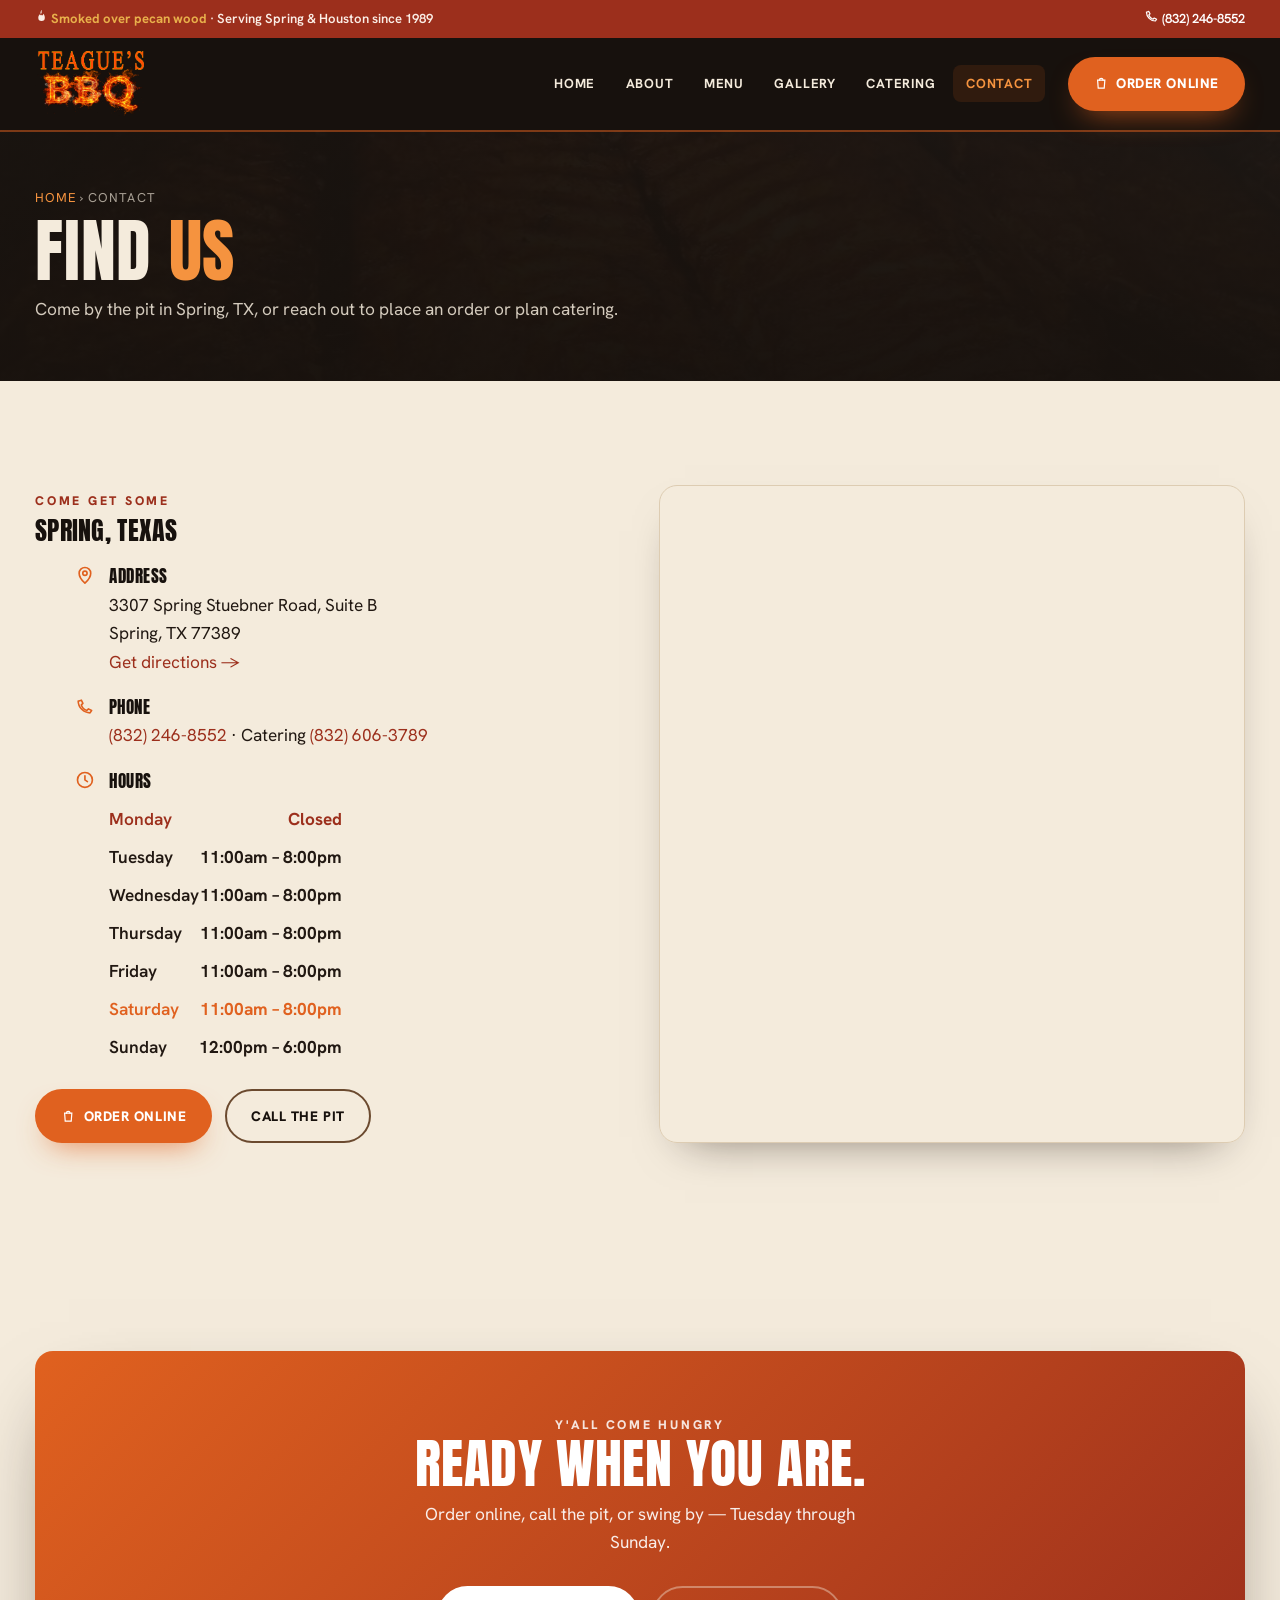
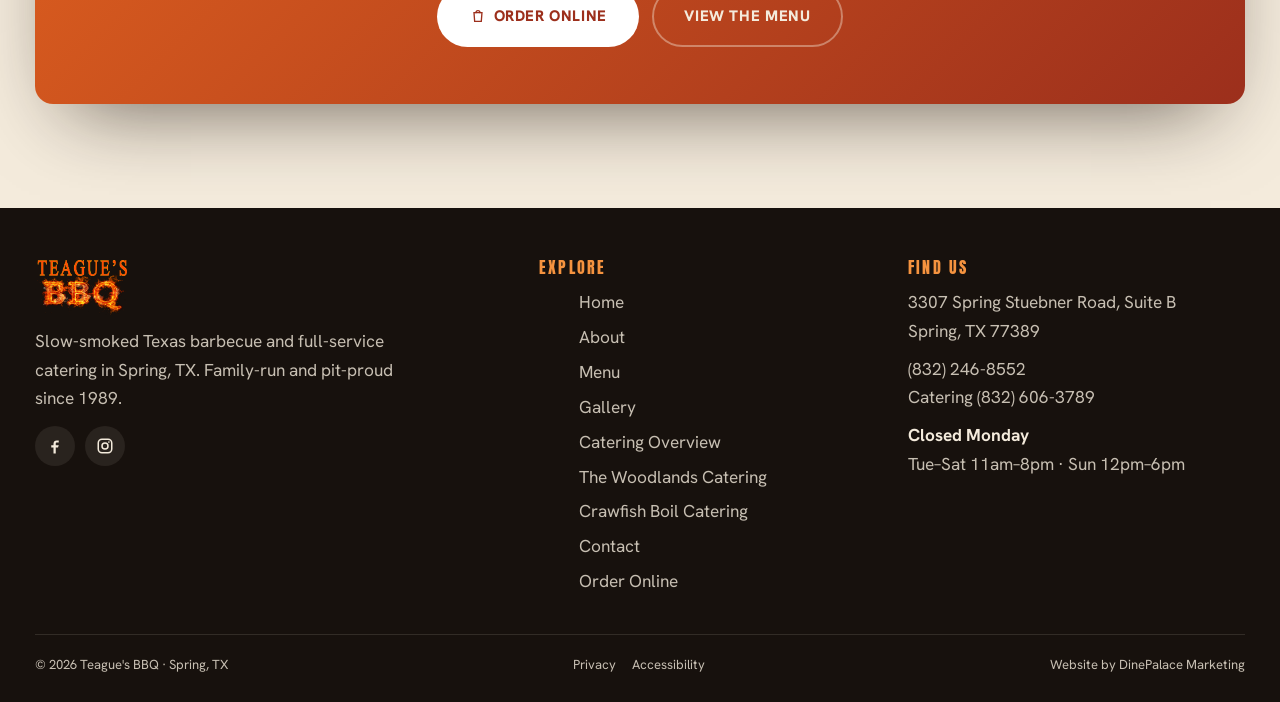
<file: contact/index.html>
<!DOCTYPE html>
<html lang="en">
<head>
<meta charset="utf-8">
<meta name="viewport" content="width=device-width, initial-scale=1">
<title>Contact &amp; Location · Teague's BBQ Spring, TX | Hours, Directions &amp; Catering Phone</title>
<meta name="description" content="Visit Teague's BBQ at 3307 Spring Stuebner Rd, Spring, TX 77389 near I-45 &amp; Grand Parkway (TX-99). Call (832) 246-8552 for takeout or (832) 606-3789 for catering inquiries.">
<link rel="canonical" href="https://www.teaguesbbq.com/contact/">
<meta property="og:type" content="restaurant"><meta property="og:title" content="Contact &amp; Location · Teague's BBQ Spring, TX | Hours, Directions &amp; Catering Phone">
<meta property="og:description" content="Visit Teague's BBQ at 3307 Spring Stuebner Rd, Spring, TX 77389 near I-45 &amp; Grand Parkway (TX-99). Call (832) 246-8552 for takeout or (832) 606-3789 for catering inquiries."><meta property="og:url" content="https://www.teaguesbbq.com/contact/">
<meta property="og:image" content="https://www.teaguesbbq.com/assets/images/hero.jpg"><meta name="twitter:card" content="summary_large_image">
<meta name="format-detection" content="telephone=no">
<meta http-equiv="X-Content-Type-Options" content="nosniff">
<meta name="robots" content="index,follow">
<meta name="geo.region" content="US-TX"><meta name="geo.placename" content="Spring, Texas">
<meta name="geo.position" content="30.0688;-95.4290">
<meta name="ICBM" content="30.0688, -95.4290">
<meta name="theme-color" content="#17110d">
<link rel="preconnect" href="https://fonts.googleapis.com"><link rel="preconnect" href="https://fonts.gstatic.com" crossorigin>
<link rel="stylesheet" href="https://fonts.googleapis.com/css2?family=Anton&family=Hanken+Grotesk:wght@400;500;600;700;800&display=swap">
<link rel="stylesheet" href="/assets/css/teagues.css?v=2.2">
<link rel="icon" href="/assets/favicon.svg" type="image/svg+xml">
<script type="application/ld+json">
{
  "@context": "https://schema.org",
  "@type": ["BarbecueRestaurant", "ContactPage"],
  "name": "Teague's BBQ Contact & Location",
  "url": "https://www.teaguesbbq.com/contact/",
  "telephone": "+18322468552",
  "priceRange": "$$",
  "servesCuisine": ["Texas Barbecue", "Pecan Smoked Meats", "Cajun", "Southern"],
  "address": {
    "@type": "PostalAddress",
    "streetAddress": "3307 Spring Stuebner Road, Suite B",
    "addressLocality": "Spring",
    "addressRegion": "TX",
    "postalCode": "77389",
    "addressCountry": "US"
  },
  "geo": {
    "@type": "GeoCoordinates",
    "latitude": 30.0688,
    "longitude": -95.4290
  },
  "contactPoint": [
    {
      "@type": "ContactPoint",
      "telephone": "+18322468552",
      "contactType": "restaurant orders",
      "areaServed": "US",
      "availableLanguage": "English"
    },
    {
      "@type": "ContactPoint",
      "telephone": "+18326063789",
      "contactType": "catering inquiries",
      "areaServed": "US",
      "availableLanguage": "English"
    }
  ],
  "openingHoursSpecification": [
    {
      "@type": "OpeningHoursSpecification",
      "dayOfWeek": ["Tuesday", "Wednesday", "Thursday", "Friday", "Saturday"],
      "opens": "11:00",
      "closes": "20:00"
    },
    {
      "@type": "OpeningHoursSpecification",
      "dayOfWeek": "Sunday",
      "opens": "12:00",
      "closes": "18:00"
    }
  ]
}
</script>
</head>
<body>

  <a class="skip-link" href="#main">Skip to content</a>
  <div class="topbar"><div class="container">
    <span><svg viewBox="0 0 24 24" width="1em" height="1em" fill="currentColor" aria-hidden="true"><path d="M12 2c1 3-1 4-1 6 0 1 1 2 2 2s2-1 2-3c2 2 3 4 3 7a6 6 0 1 1-12 0c0-3 2-5 3-6 1 2 2 2 2 1 0-2-1-3-1-4 0-3 2-5 3-6Z"/></svg> <strong>Smoked over pecan wood</strong> · Serving Spring &amp; Houston since 1989</span>
    <span><a href="tel:+18322468552"><svg viewBox="0 0 24 24" width="1.1em" height="1.1em" fill="none" stroke="currentColor" stroke-width="2" stroke-linecap="round" stroke-linejoin="round" aria-hidden="true"><path d="M4 5c0 8 7 15 15 15l2-3-4-2-2 2c-3-1-6-4-7-7l2-2-2-4-3 1Z"/></svg> (832) 246-8552</a></span>
  </div></div>
  <header class="site-header"><div class="container">
    <a class="brand-link" href="/" aria-label="Teague's BBQ home"><img class="brand-img" src="/assets/images/logo.png" alt="Teague's BBQ" width="639" height="382"></a>
    <button class="nav-toggle" aria-label="Menu" aria-expanded="false"><span></span></button>
    <nav class="nav-links" aria-label="Main">
      <a href="/">Home</a><a href="/about/">About</a><a href="/menu/">Menu</a><a href="/gallery/">Gallery</a><a href="/catering/">Catering</a><a href="/contact/" aria-current="page">Contact</a>
    </nav>
    <div class="header-cta">
      <a class="btn btn-ember" href="https://www.ezcater.com/catering/pvt/teagues-bbq-3?fcv=1" target="_blank" rel="noopener"><svg viewBox="0 0 24 24" width="1.05em" height="1.05em" fill="none" stroke="currentColor" stroke-width="2" stroke-linecap="round" aria-hidden="true"><path d="M6 7h12l-1 13H7L6 7Z"/><path d="M9 7a3 3 0 0 1 6 0"/></svg> Order Online</a>
    </div>
  </div></header>
<main id="main">

  <section class="page-hero"><div class="page-hero__bg"><img src="/assets/images/hero.jpg" alt="" loading="lazy"></div><div class="container">
    <div class="breadcrumb"><a href="/">Home</a> › Contact</div>
    <h1>Find <em>us</em></h1>
    <p>Come by the pit in Spring, TX, or reach out to place an order or plan catering.</p>
  </div></section>
  
  <section class="section" id="find"><div class="container">
    <div class="info-grid">
      <div class="reveal">
        <span class="eyebrow">Come get some</span>
        <h2 class="section-head" style="margin:.3rem 0 0">Spring, Texas</h2>
        <ul class="info-list">
          <li><span class="ic"><svg viewBox="0 0 24 24" width="1.15em" height="1.15em" fill="none" stroke="currentColor" stroke-width="2" stroke-linecap="round" stroke-linejoin="round" aria-hidden="true"><path d="M12 22s7-6.2 7-12a7 7 0 1 0-14 0c0 5.8 7 12 7 12Z"/><circle cx="12" cy="10" r="2.6"/></svg></span><span><b>Address</b>3307 Spring Stuebner Road, Suite B<br>Spring, TX 77389<br><a href="https://maps.google.com/?q=Teague's%20BBQ%2C%203307%20Spring%20Stuebner%20Rd%2C%20Spring%2C%20TX%2077389" target="_blank" rel="noopener">Get directions →</a></span></li>
          <li><span class="ic"><svg viewBox="0 0 24 24" width="1.1em" height="1.1em" fill="none" stroke="currentColor" stroke-width="2" stroke-linecap="round" stroke-linejoin="round" aria-hidden="true"><path d="M4 5c0 8 7 15 15 15l2-3-4-2-2 2c-3-1-6-4-7-7l2-2-2-4-3 1Z"/></svg></span><span><b>Phone</b><a href="tel:+18322468552">(832) 246-8552</a> · Catering <a href="tel:+18326063789">(832) 606-3789</a></span></li>
          <li><span class="ic"><svg viewBox="0 0 24 24" width="1.15em" height="1.15em" fill="none" stroke="currentColor" stroke-width="2" stroke-linecap="round" stroke-linejoin="round" aria-hidden="true"><circle cx="12" cy="12" r="9"/><path d="M12 7v5l3 2"/></svg></span><span><b>Hours</b><table class="hours-table"><tbody>
            <tr data-day="1" class="closed"><th scope="row">Monday</th><td>Closed</td></tr><tr data-day="2"><th scope="row">Tuesday</th><td>11:00am – 8:00pm</td></tr><tr data-day="3"><th scope="row">Wednesday</th><td>11:00am – 8:00pm</td></tr><tr data-day="4"><th scope="row">Thursday</th><td>11:00am – 8:00pm</td></tr><tr data-day="5"><th scope="row">Friday</th><td>11:00am – 8:00pm</td></tr><tr data-day="6"><th scope="row">Saturday</th><td>11:00am – 8:00pm</td></tr><tr data-day="0"><th scope="row">Sunday</th><td>12:00pm – 6:00pm</td></tr>
          </tbody></table></span></li>
        </ul>
        <div class="hero-cta" style="margin-top:1.4rem"><a class="btn btn-ember" href="https://www.ezcater.com/catering/pvt/teagues-bbq-3?fcv=1" target="_blank" rel="noopener"><svg viewBox="0 0 24 24" width="1.05em" height="1.05em" fill="none" stroke="currentColor" stroke-width="2" stroke-linecap="round" aria-hidden="true"><path d="M6 7h12l-1 13H7L6 7Z"/><path d="M9 7a3 3 0 0 1 6 0"/></svg> Order Online</a><a class="btn btn-outline" href="tel:+18322468552">Call the pit</a></div>
      </div>
      <div class="map-embed reveal"><iframe title="Map to Teague's BBQ" src="https://www.google.com/maps?q=Teague's%20BBQ%2C%203307%20Spring%20Stuebner%20Rd%2C%20Spring%2C%20TX%2077389&output=embed" loading="lazy" referrerpolicy="no-referrer-when-downgrade"></iframe></div>
    </div>
  </div></section>
  
  <section class="section"><div class="container"><div class="cta-card reveal">
    <span class="eyebrow" style="color:rgba(255,255,255,.85)">Y'all come hungry</span>
    <h2>Ready when you are.</h2><p>Order online, call the pit, or swing by — Tuesday through Sunday.</p>
    <div class="hero-cta"><a class="btn btn-lg" style="--bg:#fff;--fg:var(--brick)" href="https://www.ezcater.com/catering/pvt/teagues-bbq-3?fcv=1" target="_blank" rel="noopener"><svg viewBox="0 0 24 24" width="1.05em" height="1.05em" fill="none" stroke="currentColor" stroke-width="2" stroke-linecap="round" aria-hidden="true"><path d="M6 7h12l-1 13H7L6 7Z"/><path d="M9 7a3 3 0 0 1 6 0"/></svg> Order Online</a><a class="btn btn-outline on-dark btn-lg" href="/menu/">View the Menu</a></div>
  </div></div></section>
</main>

  <footer class="site-footer"><div class="container">
    <div class="foot-grid">
      <div>
        <img class="foot-logo" src="/assets/images/logo.png" alt="Teague's BBQ" width="639" height="382">
        <p style="margin-top:.7rem;max-width:38ch">Slow-smoked Texas barbecue and full-service catering in Spring, TX. Family-run and pit-proud since 1989.</p>
        <div class="foot-social">
          <a href="https://www.facebook.com/teaguesbbq/" target="_blank" rel="noopener" aria-label="Facebook"><svg viewBox="0 0 24 24" width="18" height="18" fill="currentColor" aria-hidden="true"><path d="M13 22v-8h3l1-3h-4V9c0-1 .3-1.6 1.7-1.6H17V4.8C16.6 4.7 15.5 4.6 14.3 4.6c-2.6 0-4.3 1.6-4.3 4.4V11H7v3h3v8h3Z"/></svg></a>
          <a href="https://instagram.com/teaguesbbq/" target="_blank" rel="noopener" aria-label="Instagram"><svg viewBox="0 0 24 24" width="18" height="18" fill="none" stroke="currentColor" stroke-width="2" aria-hidden="true"><rect x="3" y="3" width="18" height="18" rx="5"/><circle cx="12" cy="12" r="4"/><circle cx="17.2" cy="6.8" r="1.1" fill="currentColor" stroke="none"/></svg></a>
        </div>
      </div>
      <div>
        <h4>EXPLORE</h4>
        <ul class="foot-links">
          <li><a href="/">Home</a></li>
          <li><a href="/about/">About</a></li>
          <li><a href="/menu/">Menu</a></li>
          <li><a href="/gallery/">Gallery</a></li>
          <li><a href="/catering/">Catering Overview</a></li>
          <li><a href="/the-woodlands-catering/">The Woodlands Catering</a></li>
          <li><a href="/crawfish-boil-catering/">Crawfish Boil Catering</a></li>
          <li><a href="/contact/">Contact</a></li>
          <li><a href="https://www.ezcater.com/catering/pvt/teagues-bbq-3?fcv=1" target="_blank" rel="noopener">Order Online</a></li>
        </ul>
      </div>
      <div>
        <h4>FIND US</h4>
        <p>3307 Spring Stuebner Road, Suite B<br>Spring, TX 77389</p>
        <p style="margin-top:.6rem"><a href="tel:+18322468552">(832) 246-8552</a><br>Catering <a href="tel:+18326063789">(832) 606-3789</a></p>
        <p style="margin-top:.6rem"><b style="color:var(--paper)">Closed Monday</b><br>Tue–Sat 11am–8pm · Sun 12pm–6pm</p>
      </div>
    </div>
    <div class="foot-bottom">
      <span>© 2026 Teague's BBQ · Spring, TX</span>
      <nav aria-label="Legal" style="display:flex;gap:1rem"><a href="/privacy/">Privacy</a><a href="/accessibility/">Accessibility</a></nav>
      <span>Website by DinePalace Marketing</span>
    </div>
  </div></footer>
<script src="/assets/js/teagues.js?v=2.2" defer></script>
</body>
</html>
</file>
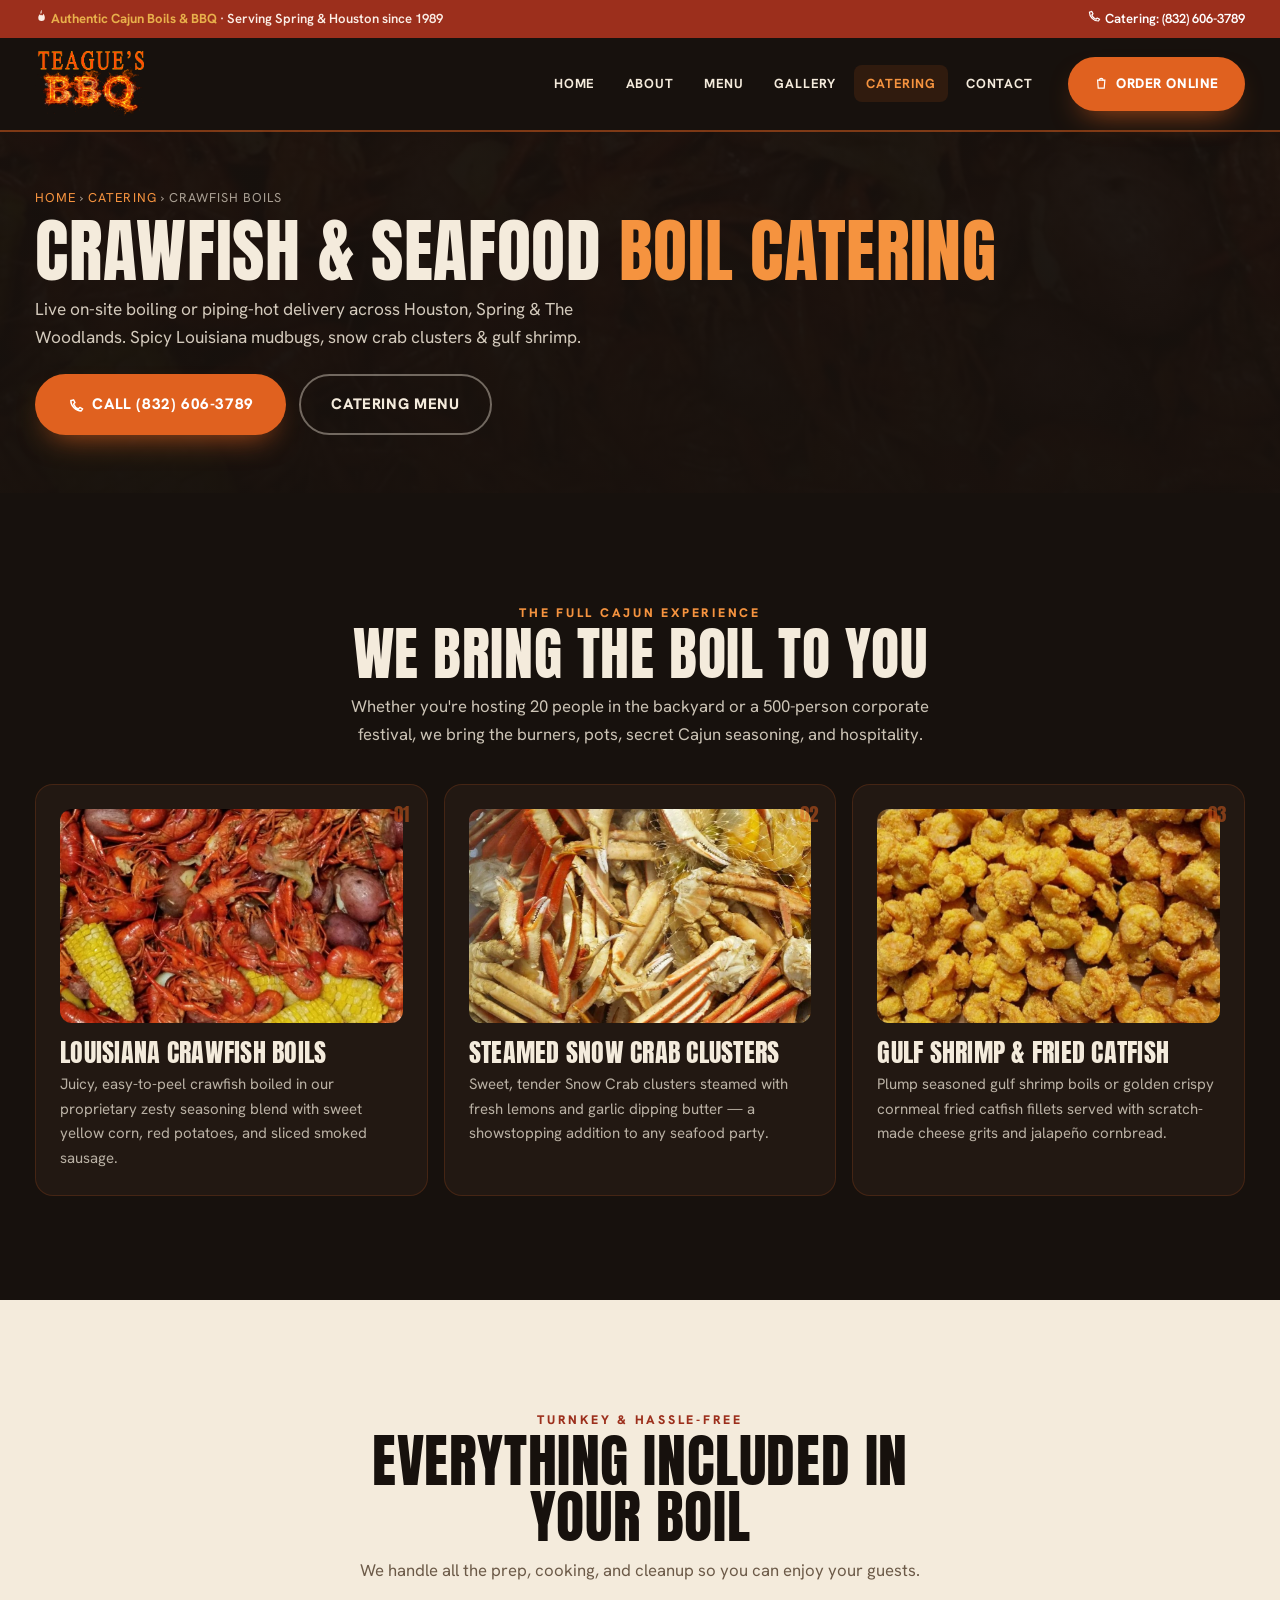
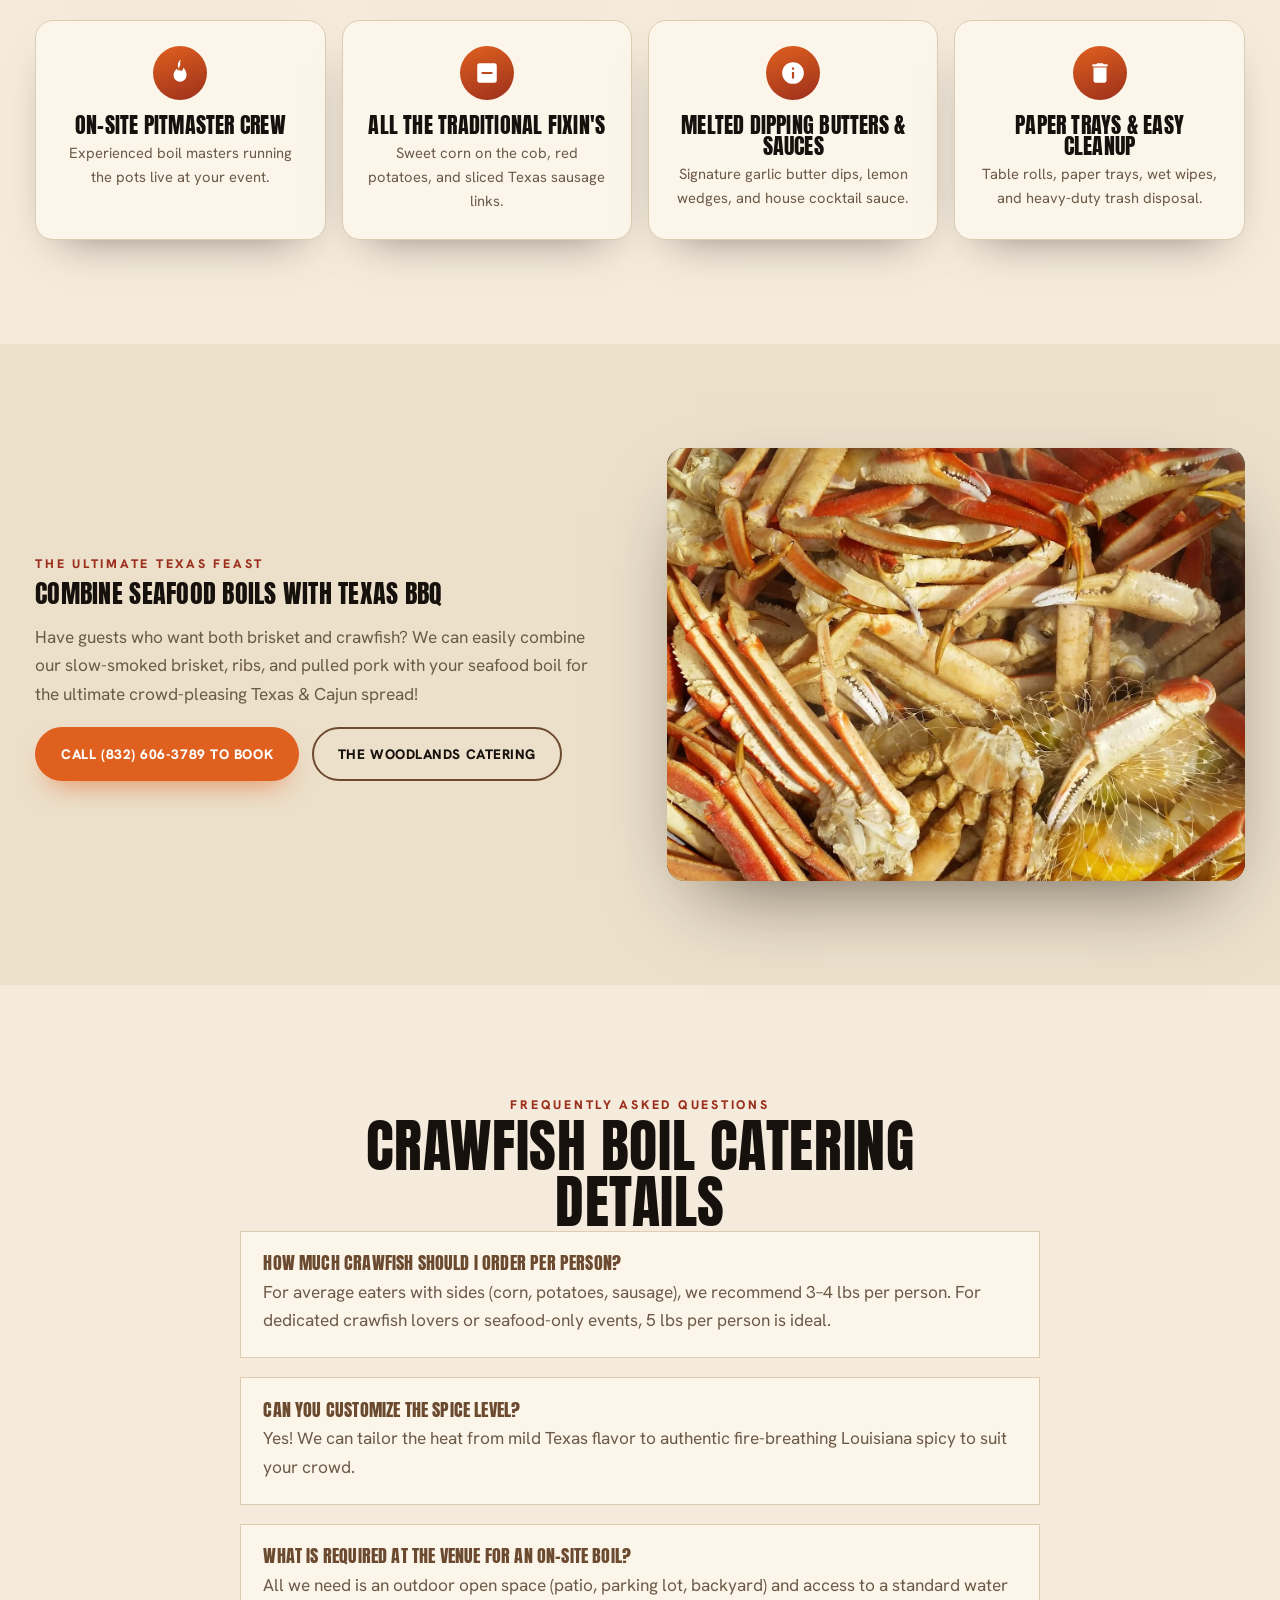
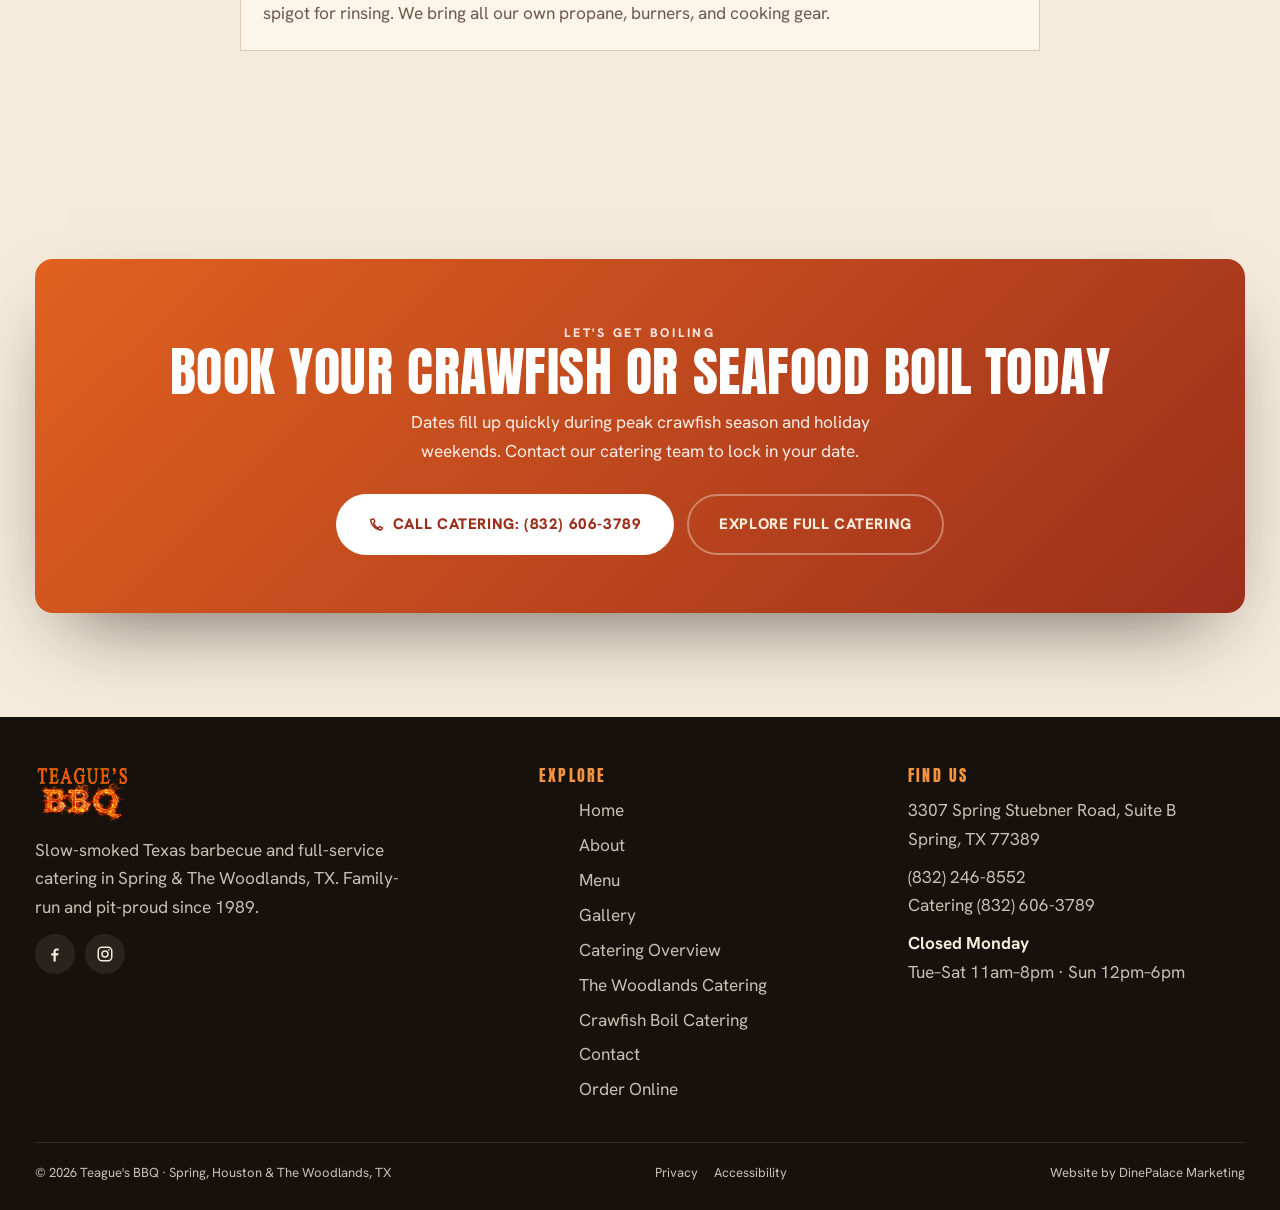
<file: crawfish-boil-catering/index.html>
<!DOCTYPE html>
<html lang="en">
<head>
<script async src="https://www.googletagmanager.com/gtag/js?id=G-8TP12BFKYM"></script>
<script>
  window.dataLayer = window.dataLayer || [];
  function gtag(){dataLayer.push(arguments);}
  gtag('js', new Date());
  gtag('config', 'G-8TP12BFKYM');
</script>
<meta charset="utf-8">
<meta name="viewport" content="width=device-width, initial-scale=1">
<title>Crawfish Boil &amp; Seafood Catering in Houston &amp; Spring, TX | Teague's BBQ</title>
<meta name="description" content="On-site Louisiana crawfish boil &amp; seafood catering across Houston, Spring &amp; The Woodlands, TX. Spicy crawfish, snow crab clusters, gulf shrimp, corn &amp; sausage. Book your boil today!">
<link rel="canonical" href="https://www.teaguesbbq.com/crawfish-boil-catering/">
<meta property="og:type" content="website">
<meta property="og:title" content="Crawfish Boil &amp; Seafood Catering in Houston &amp; Spring, TX | Teague's BBQ">
<meta property="og:description" content="On-site Louisiana crawfish boil &amp; seafood catering across Houston, Spring &amp; The Woodlands, TX. Spicy crawfish, snow crab clusters, gulf shrimp, corn &amp; sausage.">
<meta property="og:url" content="https://www.teaguesbbq.com/crawfish-boil-catering/">
<meta property="og:image" content="https://www.teaguesbbq.com/assets/images/crawfish.jpg">
<meta name="twitter:card" content="summary_large_image">
<meta name="format-detection" content="telephone=no">
<meta http-equiv="X-Content-Type-Options" content="nosniff">
<meta name="robots" content="index,follow">
<meta name="geo.region" content="US-TX">
<meta name="geo.placename" content="Spring, Texas">
<meta name="geo.position" content="30.0688;-95.4290">
<meta name="ICBM" content="30.0688, -95.4290">
<meta name="theme-color" content="#17110d">
<link rel="preconnect" href="https://fonts.googleapis.com"><link rel="preconnect" href="https://fonts.gstatic.com" crossorigin>
<link rel="stylesheet" href="https://fonts.googleapis.com/css2?family=Anton&family=Hanken+Grotesk:wght@400;500;600;700;800&display=swap">
<link rel="stylesheet" href="/assets/css/teagues.css?v=2.2">
<link rel="icon" href="/assets/favicon.svg" type="image/svg+xml">
<script type="application/ld+json">
[
  {
    "@context": "https://schema.org",
    "@type": "CateringService",
    "name": "Teague's BBQ Crawfish & Seafood Boil Catering",
    "image": "https://www.teaguesbbq.com/assets/images/crawfish.jpg",
    "telephone": "+18326063789",
    "url": "https://www.teaguesbbq.com/crawfish-boil-catering/",
    "priceRange": "$$",
    "servesCuisine": ["Cajun", "Seafood Boils", "Texas Barbecue", "Southern"],
    "address": {
      "@type": "PostalAddress",
      "streetAddress": "3307 Spring Stuebner Road, Suite B",
      "addressLocality": "Spring",
      "addressRegion": "TX",
      "postalCode": "77389",
      "addressCountry": "US"
    },
    "geo": {
      "@type": "GeoCoordinates",
      "latitude": 30.0688,
      "longitude": -95.4290
    },
    "areaServed": [
      "Spring, TX",
      "The Woodlands, TX",
      "Tomball, TX",
      "Klein, TX",
      "Cypress, TX",
      "Conroe, TX",
      "Houston, TX",
      "Harris County",
      "Montgomery County"
    ],
    "hasOfferCatalog": {
      "@type": "OfferCatalog",
      "name": "Seafood & Crawfish Boil Catering Services",
      "itemListElement": [
        {
          "@type": "Offer",
          "itemOffered": {
            "@type": "Service",
            "name": "On-Site Live Crawfish Boil Catering",
            "description": "Live boiling on-site with burners, seasoning pots, sweet corn, red potatoes, and smoked sausage."
          }
        },
        {
          "@type": "Offer",
          "itemOffered": {
            "@type": "Service",
            "name": "Snow Crab & Gulf Shrimp Boils",
            "description": "Steamed snow crab clusters and seasoned gulf shrimp with melted butter and Cajun spices."
          }
        }
      ]
    }
  },
  {
    "@context": "https://schema.org",
    "@type": "FAQPage",
    "mainEntity": [
      {
        "@type": "Question",
        "name": "Do you boil crawfish on-site at our event location?",
        "acceptedAnswer": {
          "@type": "Answer",
          "text": "Yes! We bring our commercial propane burners, large boiling pots, fresh live crawfish, and signature seasonings directly to your venue, backyard, or corporate park for an authentic Texas & Louisiana boil experience."
        }
      },
      {
        "@type": "Question",
        "name": "What comes included with a Teague's crawfish boil catering package?",
        "acceptedAnswer": {
          "@type": "Answer",
          "text": "Every boil package includes sweet corn on the cob, seasoned red potatoes, smoked Texas sausage slices, dipping butter, paper-lined serving trays, paper towels, and trash liners for a fun, zero-hassle cleanup."
        }
      },
      {
        "@type": "Question",
        "name": "What areas in Houston and Spring do you serve for seafood boils?",
        "acceptedAnswer": {
          "@type": "Answer",
          "text": "We provide seafood and crawfish boil catering across Spring, The Woodlands, Tomball, Cypress, Conroe, Klein, and throughout Greater Houston."
        }
      }
    ]
  }
]
</script>
</head>
<body>

  <a class="skip-link" href="#main">Skip to content</a>
  <div class="topbar"><div class="container">
    <span><svg viewBox="0 0 24 24" width="1em" height="1em" fill="currentColor" aria-hidden="true"><path d="M12 2c1 3-1 4-1 6 0 1 1 2 2 2s2-1 2-3c2 2 3 4 3 7a6 6 0 1 1-12 0c0-3 2-5 3-6 1 2 2 2 2 1 0-2-1-3-1-4 0-3 2-5 3-6Z"/></svg> <strong>Authentic Cajun Boils &amp; BBQ</strong> · Serving Spring &amp; Houston since 1989</span>
    <span><a href="tel:+18326063789"><svg viewBox="0 0 24 24" width="1.1em" height="1.1em" fill="none" stroke="currentColor" stroke-width="2" stroke-linecap="round" stroke-linejoin="round" aria-hidden="true"><path d="M4 5c0 8 7 15 15 15l2-3-4-2-2 2c-3-1-6-4-7-7l2-2-2-4-3 1Z"/></svg> Catering: (832) 606-3789</a></span>
  </div></div>
  
  <header class="site-header"><div class="container">
    <a class="brand-link" href="/" aria-label="Teague's BBQ home"><img class="brand-img" src="/assets/images/logo.png" alt="Teague's BBQ" width="639" height="382"></a>
    <button class="nav-toggle" aria-label="Menu" aria-expanded="false"><span></span></button>
    <nav class="nav-links" aria-label="Main">
      <a href="/">Home</a><a href="/about/">About</a><a href="/menu/">Menu</a><a href="/gallery/">Gallery</a><a href="/catering/" aria-current="page">Catering</a><a href="/contact/">Contact</a>
    </nav>
    <div class="header-cta">
      <a class="btn btn-ember" href="https://www.ezcater.com/catering/pvt/teagues-bbq-3?fcv=1" target="_blank" rel="noopener"><svg viewBox="0 0 24 24" width="1.05em" height="1.05em" fill="none" stroke="currentColor" stroke-width="2" stroke-linecap="round" aria-hidden="true"><path d="M6 7h12l-1 13H7L6 7Z"/><path d="M9 7a3 3 0 0 1 6 0"/></svg> Order Online</a>
    </div>
  </div></header>

<main id="main">

  <section class="page-hero"><div class="page-hero__bg"><img src="/assets/images/crawfish.jpg" alt="Crawfish Boil Catering Houston" fetchpriority="high"></div><div class="container">
    <div class="breadcrumb"><a href="/">Home</a> › <a href="/catering/">Catering</a> › Crawfish Boils</div>
    <h1>Crawfish &amp; Seafood <em>Boil Catering</em></h1>
    <p>Live on-site boiling or piping-hot delivery across Houston, Spring &amp; The Woodlands. Spicy Louisiana mudbugs, snow crab clusters &amp; gulf shrimp.</p>
    <div class="hero-cta" style="margin-top:1.4rem"><a class="btn btn-ember btn-lg" href="tel:+18326063789"><svg viewBox="0 0 24 24" width="1.1em" height="1.1em" fill="none" stroke="currentColor" stroke-width="2" stroke-linecap="round" stroke-linejoin="round" aria-hidden="true"><path d="M4 5c0 8 7 15 15 15l2-3-4-2-2 2c-3-1-6-4-7-7l2-2-2-4-3 1Z"/></svg> Call (832) 606-3789</a><a class="btn btn-outline on-dark btn-lg" href="/catering/">Catering Menu</a></div>
  </div></section>

  <!-- The Boil Experience -->
  <section class="section section--dark"><div class="container">
    <div class="section-head center reveal">
      <span class="eyebrow">The Full Cajun Experience</span>
      <h2>We Bring the Boil to You</h2>
      <p>Whether you're hosting 20 people in the backyard or a 500-person corporate festival, we bring the burners, pots, secret Cajun seasoning, and hospitality.</p>
    </div>
    <div class="pit-grid">
      <article class="pit-card reveal">
        <div class="pit-media"><img src="/assets/images/crawfish.jpg" alt="Live boiled Louisiana crawfish" loading="lazy"></div>
        <span class="num">01</span>
        <h3>Louisiana Crawfish Boils</h3>
        <p>Juicy, easy-to-peel crawfish boiled in our proprietary zesty seasoning blend with sweet yellow corn, red potatoes, and sliced smoked sausage.</p>
      </article>
      <article class="pit-card reveal">
        <div class="pit-media"><img src="/assets/images/crab.jpg" alt="Steamed snow crab legs" loading="lazy"></div>
        <span class="num">02</span>
        <h3>Steamed Snow Crab Clusters</h3>
        <p>Sweet, tender Snow Crab clusters steamed with fresh lemons and garlic dipping butter — a showstopping addition to any seafood party.</p>
      </article>
      <article class="pit-card reveal">
        <div class="pit-media"><img src="/assets/images/shrimp.jpg" alt="Crispy fried gulf shrimp" loading="lazy"></div>
        <span class="num">03</span>
        <h3>Gulf Shrimp &amp; Fried Catfish</h3>
        <p>Plump seasoned gulf shrimp boils or golden crispy cornmeal fried catfish fillets served with scratch-made cheese grits and jalapeño cornbread.</p>
      </article>
    </div>
  </div></section>

  <!-- What's Included -->
  <section class="section"><div class="container">
    <div class="section-head center reveal">
      <span class="eyebrow">Turnkey &amp; Hassle-Free</span>
      <h2>Everything Included in Your Boil</h2>
      <p>We handle all the prep, cooking, and cleanup so you can enjoy your guests.</p>
    </div>
    <div class="svc-grid reveal" style="grid-template-columns: repeat(auto-fit, minmax(240px, 1fr));">
      <div class="svc" style="background:var(--paper-hi);border:1px solid var(--line);border-radius:var(--radius-lg);padding:1.6rem;">
        <div class="ic"><svg viewBox="0 0 24 24" width="26" height="26" fill="currentColor" aria-hidden="true"><path d="M12 2c1 3-1 4-1 6 0 1 1 2 2 2s2-1 2-3c2 2 3 4 3 7a6 6 0 1 1-12 0c0-3 2-5 3-6 1 2 2 2 2 1 0-2-1-3-1-4 0-3 2-5 3-6Z"/></svg></div>
        <h3>On-Site Pitmaster Crew</h3>
        <p>Experienced boil masters running the pots live at your event.</p>
      </div>
      <div class="svc" style="background:var(--paper-hi);border:1px solid var(--line);border-radius:var(--radius-lg);padding:1.6rem;">
        <div class="ic"><svg viewBox="0 0 24 24" width="26" height="26" fill="currentColor" aria-hidden="true"><path d="M19 3H5c-1.1 0-2 .9-2 2v14c0 1.1.9 2 2 2h14c1.1 0 2-.9 2-2V5c0-1.1-.9-2-2-2zm-2 10H7v-2h10v2z"/></svg></div>
        <h3>All the Traditional Fixin's</h3>
        <p>Sweet corn on the cob, red potatoes, and sliced Texas sausage links.</p>
      </div>
      <div class="svc" style="background:var(--paper-hi);border:1px solid var(--line);border-radius:var(--radius-lg);padding:1.6rem;">
        <div class="ic"><svg viewBox="0 0 24 24" width="26" height="26" fill="currentColor" aria-hidden="true"><path d="M12 2a10 10 0 1 0 10 10A10 10 0 0 0 12 2zm1 15h-2v-6h2v6zm0-8h-2V7h2v2z"/></svg></div>
        <h3>Melted Dipping Butters &amp; Sauces</h3>
        <p>Signature garlic butter dips, lemon wedges, and house cocktail sauce.</p>
      </div>
      <div class="svc" style="background:var(--paper-hi);border:1px solid var(--line);border-radius:var(--radius-lg);padding:1.6rem;">
        <div class="ic"><svg viewBox="0 0 24 24" width="26" height="26" fill="currentColor" aria-hidden="true"><path d="M6 19c0 1.1.9 2 2 2h8c1.1 0 2-.9 2-2V7H6v12zM19 4h-3.5l-1-1h-5l-1 1H5v2h14V4z"/></svg></div>
        <h3>Paper Trays &amp; Easy Cleanup</h3>
        <p>Table rolls, paper trays, wet wipes, and heavy-duty trash disposal.</p>
      </div>
    </div>
  </div></section>

  <!-- Combine with BBQ -->
  <section class="section section--paper2"><div class="container">
    <div class="split">
      <div class="reveal">
        <span class="eyebrow">The Ultimate Texas Feast</span>
        <h2 class="section-head" style="margin:.3rem 0 0">Combine Seafood Boils with Texas BBQ</h2>
        <p style="color:var(--muted);margin-top:1rem">Have guests who want both brisket and crawfish? We can easily combine our slow-smoked brisket, ribs, and pulled pork with your seafood boil for the ultimate crowd-pleasing Texas &amp; Cajun spread!</p>
        <div class="hero-cta" style="margin-top:1.2rem">
          <a class="btn btn-ember" href="tel:+18326063789">Call (832) 606-3789 to Book</a>
          <a class="btn btn-outline" href="/the-woodlands-catering/">The Woodlands Catering</a>
        </div>
      </div>
      <div class="split__media reveal"><img src="/assets/images/catering-page/c4.jpg" alt="Steamed snow crab legs boil spread" loading="lazy"></div>
    </div>
  </div></section>

  <!-- FAQ Section -->
  <section class="section"><div class="container">
    <div class="section-head center reveal">
      <span class="eyebrow">Frequently Asked Questions</span>
      <h2>Crawfish Boil Catering Details</h2>
    </div>
    <div class="reveal" style="max-width:800px;margin:0 auto;display:flex;flex-direction:column;gap:1.2rem;">
      <div style="background:var(--paper-hi);padding:1.4rem;border-radius:var(--radius-md);border:1px solid var(--line);">
        <h3 style="font-size:1.1rem;color:var(--bark);">How much crawfish should I order per person?</h3>
        <p style="margin-top:.4rem;color:var(--muted);">For average eaters with sides (corn, potatoes, sausage), we recommend 3–4 lbs per person. For dedicated crawfish lovers or seafood-only events, 5 lbs per person is ideal.</p>
      </div>
      <div style="background:var(--paper-hi);padding:1.4rem;border-radius:var(--radius-md);border:1px solid var(--line);">
        <h3 style="font-size:1.1rem;color:var(--bark);">Can you customize the spice level?</h3>
        <p style="margin-top:.4rem;color:var(--muted);">Yes! We can tailor the heat from mild Texas flavor to authentic fire-breathing Louisiana spicy to suit your crowd.</p>
      </div>
      <div style="background:var(--paper-hi);padding:1.4rem;border-radius:var(--radius-md);border:1px solid var(--line);">
        <h3 style="font-size:1.1rem;color:var(--bark);">What is required at the venue for an on-site boil?</h3>
        <p style="margin-top:.4rem;color:var(--muted);">All we need is an outdoor open space (patio, parking lot, backyard) and access to a standard water spigot for rinsing. We bring all our own propane, burners, and cooking gear.</p>
      </div>
    </div>
  </div></section>

  <!-- CTA Card -->
  <section class="section"><div class="container"><div class="cta-card reveal">
    <span class="eyebrow" style="color:rgba(255,255,255,.85)">Let's Get Boiling</span>
    <h2>Book Your Crawfish or Seafood Boil Today</h2>
    <p>Dates fill up quickly during peak crawfish season and holiday weekends. Contact our catering team to lock in your date.</p>
    <div class="hero-cta">
      <a class="btn btn-lg" style="--bg:#fff;--fg:var(--brick)" href="tel:+18326063789"><svg viewBox="0 0 24 24" width="1.1em" height="1.1em" fill="none" stroke="currentColor" stroke-width="2" stroke-linecap="round" stroke-linejoin="round" aria-hidden="true"><path d="M4 5c0 8 7 15 15 15l2-3-4-2-2 2c-3-1-6-4-7-7l2-2-2-4-3 1Z"/></svg> Call Catering: (832) 606-3789</a>
      <a class="btn btn-outline on-dark btn-lg" href="/catering/">Explore Full Catering</a>
    </div>
  </div></div></section>

</main>

<footer class="site-footer"><div class="container">
  <div class="foot-grid">
    <div>
      <img class="foot-logo" src="/assets/images/logo.png" alt="Teague's BBQ" width="639" height="382">
      <p style="margin-top:.7rem;max-width:38ch">Slow-smoked Texas barbecue and full-service catering in Spring &amp; The Woodlands, TX. Family-run and pit-proud since 1989.</p>
      <div class="foot-social">
        <a href="https://www.facebook.com/teaguesbbq/" target="_blank" rel="noopener" aria-label="Facebook"><svg viewBox="0 0 24 24" width="18" height="18" fill="currentColor" aria-hidden="true"><path d="M13 22v-8h3l1-3h-4V9c0-1 .3-1.6 1.7-1.6H17V4.8C16.6 4.7 15.5 4.6 14.3 4.6c-2.6 0-4.3 1.6-4.3 4.4V11H7v3h3v8h3Z"/></svg></a>
        <a href="https://instagram.com/teaguesbbq/" target="_blank" rel="noopener" aria-label="Instagram"><svg viewBox="0 0 24 24" width="18" height="18" fill="none" stroke="currentColor" stroke-width="2" aria-hidden="true"><rect x="3" y="3" width="18" height="18" rx="5"/><circle cx="12" cy="12" r="4"/><circle cx="17.2" cy="6.8" r="1.1" fill="currentColor" stroke="none"/></svg></a>
      </div>
    </div>
    <div>
      <h4>EXPLORE</h4>
      <ul class="foot-links">
        <li><a href="/">Home</a></li>
        <li><a href="/about/">About</a></li>
        <li><a href="/menu/">Menu</a></li>
        <li><a href="/gallery/">Gallery</a></li>
        <li><a href="/catering/">Catering Overview</a></li>
        <li><a href="/the-woodlands-catering/">The Woodlands Catering</a></li>
        <li><a href="/crawfish-boil-catering/">Crawfish Boil Catering</a></li>
        <li><a href="/contact/">Contact</a></li>
        <li><a href="https://www.ezcater.com/catering/pvt/teagues-bbq-3?fcv=1" target="_blank" rel="noopener">Order Online</a></li>
      </ul>
    </div>
    <div>
      <h4>FIND US</h4>
      <p>3307 Spring Stuebner Road, Suite B<br>Spring, TX 77389</p>
      <p style="margin-top:.6rem"><a href="tel:+18322468552">(832) 246-8552</a><br>Catering <a href="tel:+18326063789">(832) 606-3789</a></p>
      <p style="margin-top:.6rem"><b style="color:var(--paper)">Closed Monday</b><br>Tue–Sat 11am–8pm · Sun 12pm–6pm</p>
    </div>
  </div>
  <div class="foot-bottom">
    <span>© 2026 Teague's BBQ · Spring, Houston &amp; The Woodlands, TX</span>
    <nav aria-label="Legal" style="display:flex;gap:1rem"><a href="/privacy/">Privacy</a><a href="/accessibility/">Accessibility</a></nav>
    <span>Website by DinePalace Marketing</span>
  </div>
</div></footer>

<script src="/assets/js/teagues.js?v=2.2" defer></script>
</body>
</html>
</file>
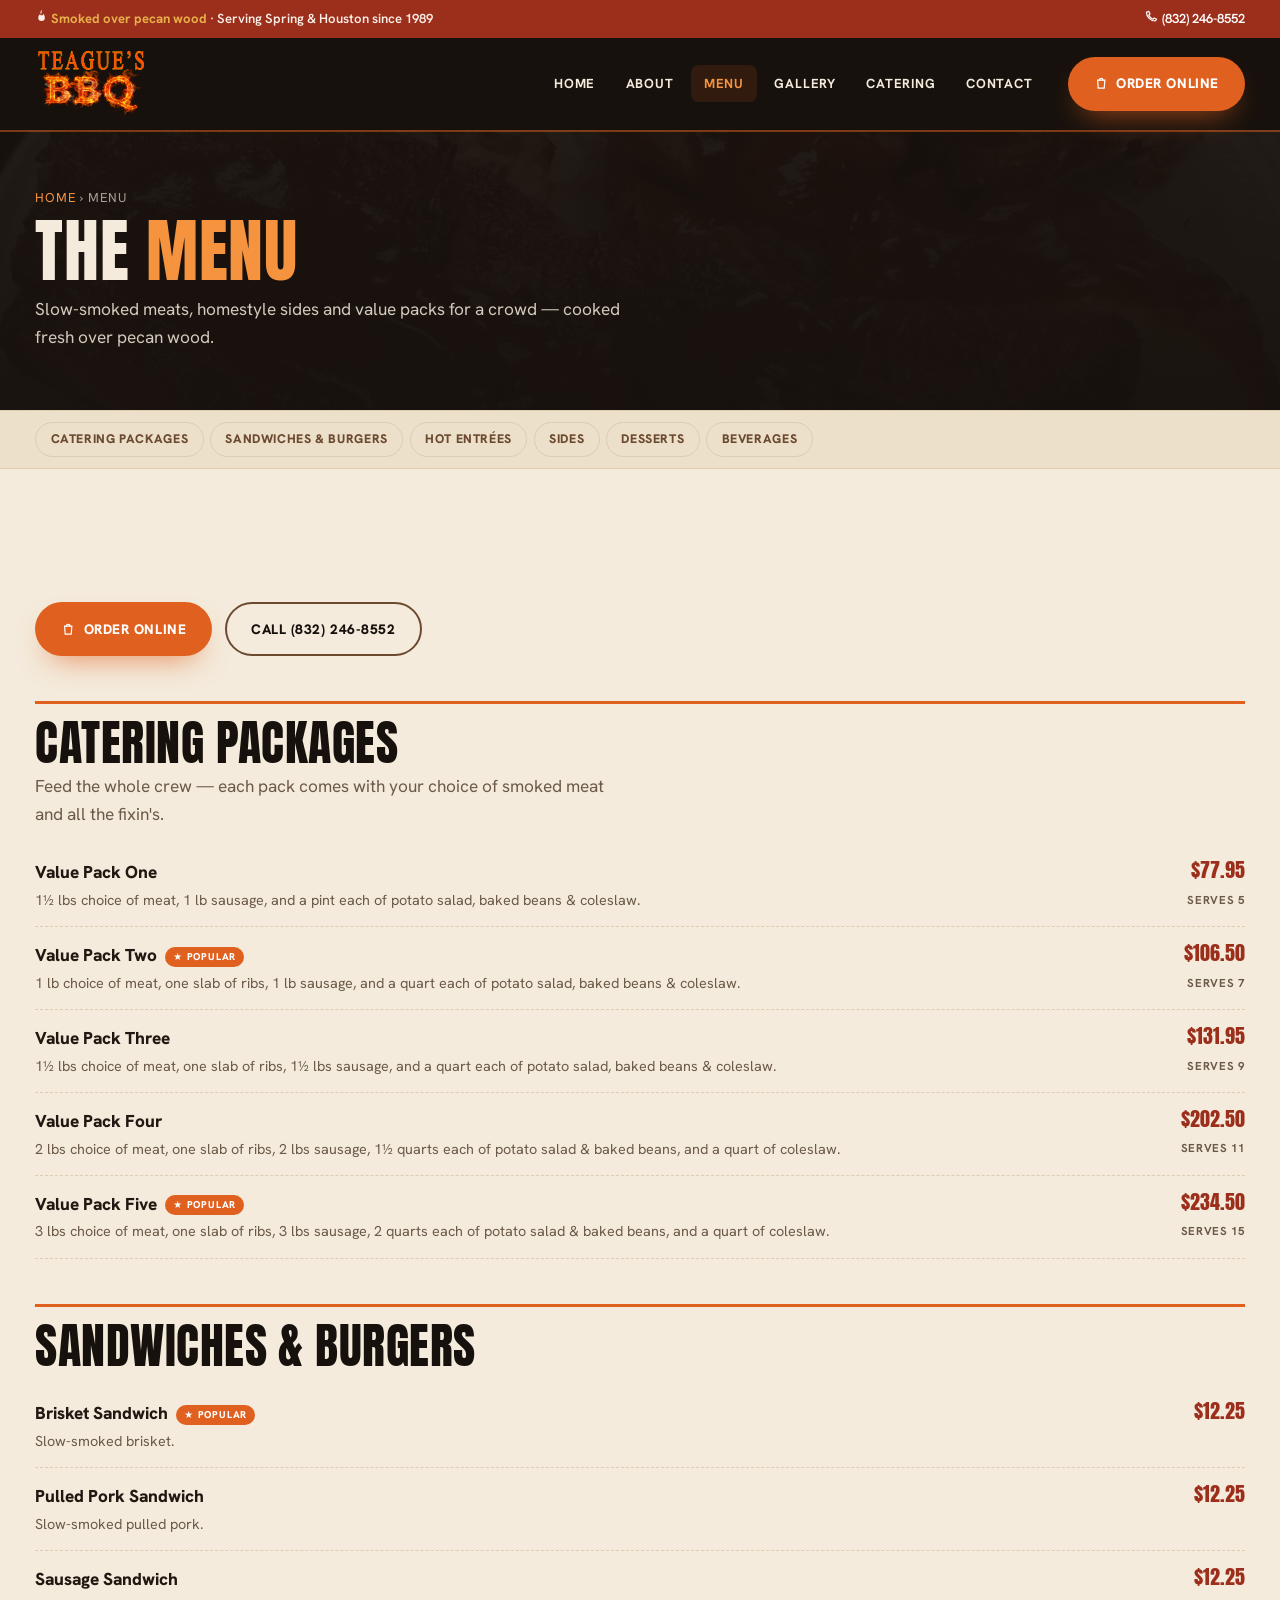
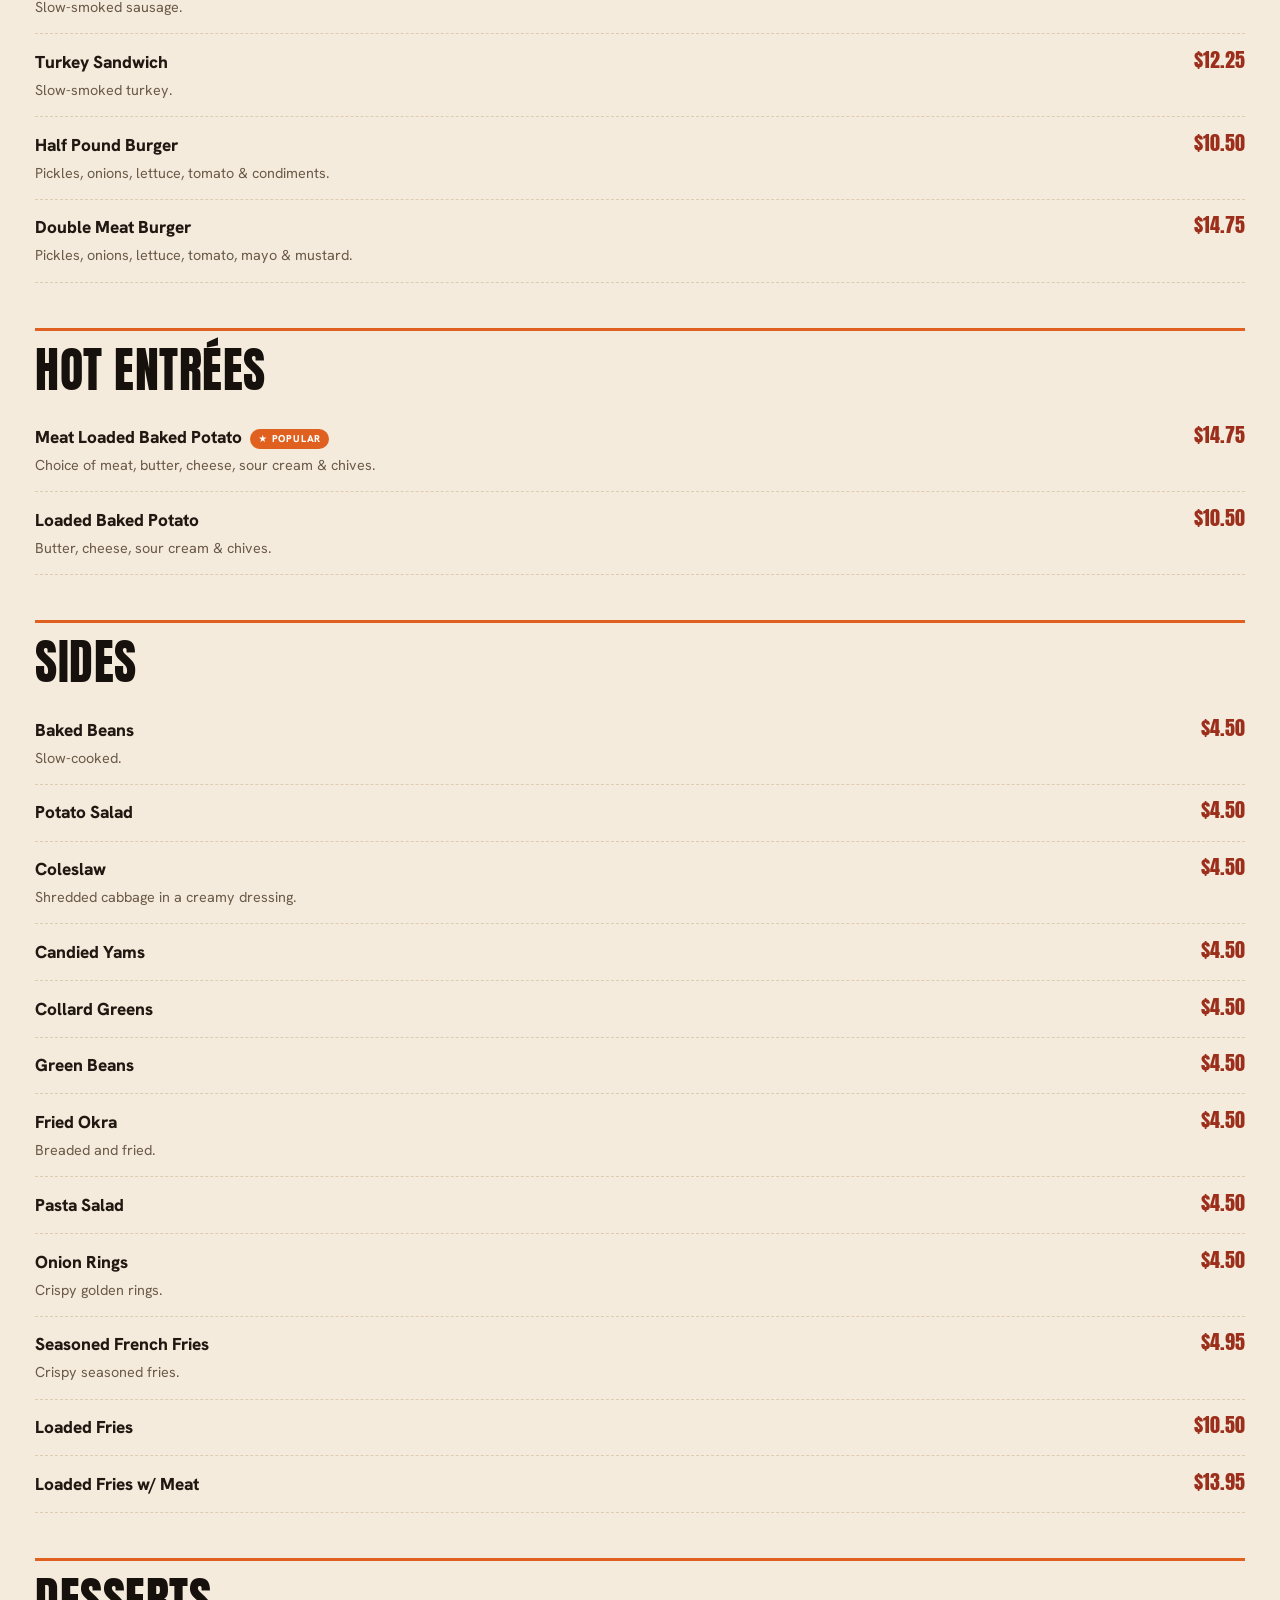
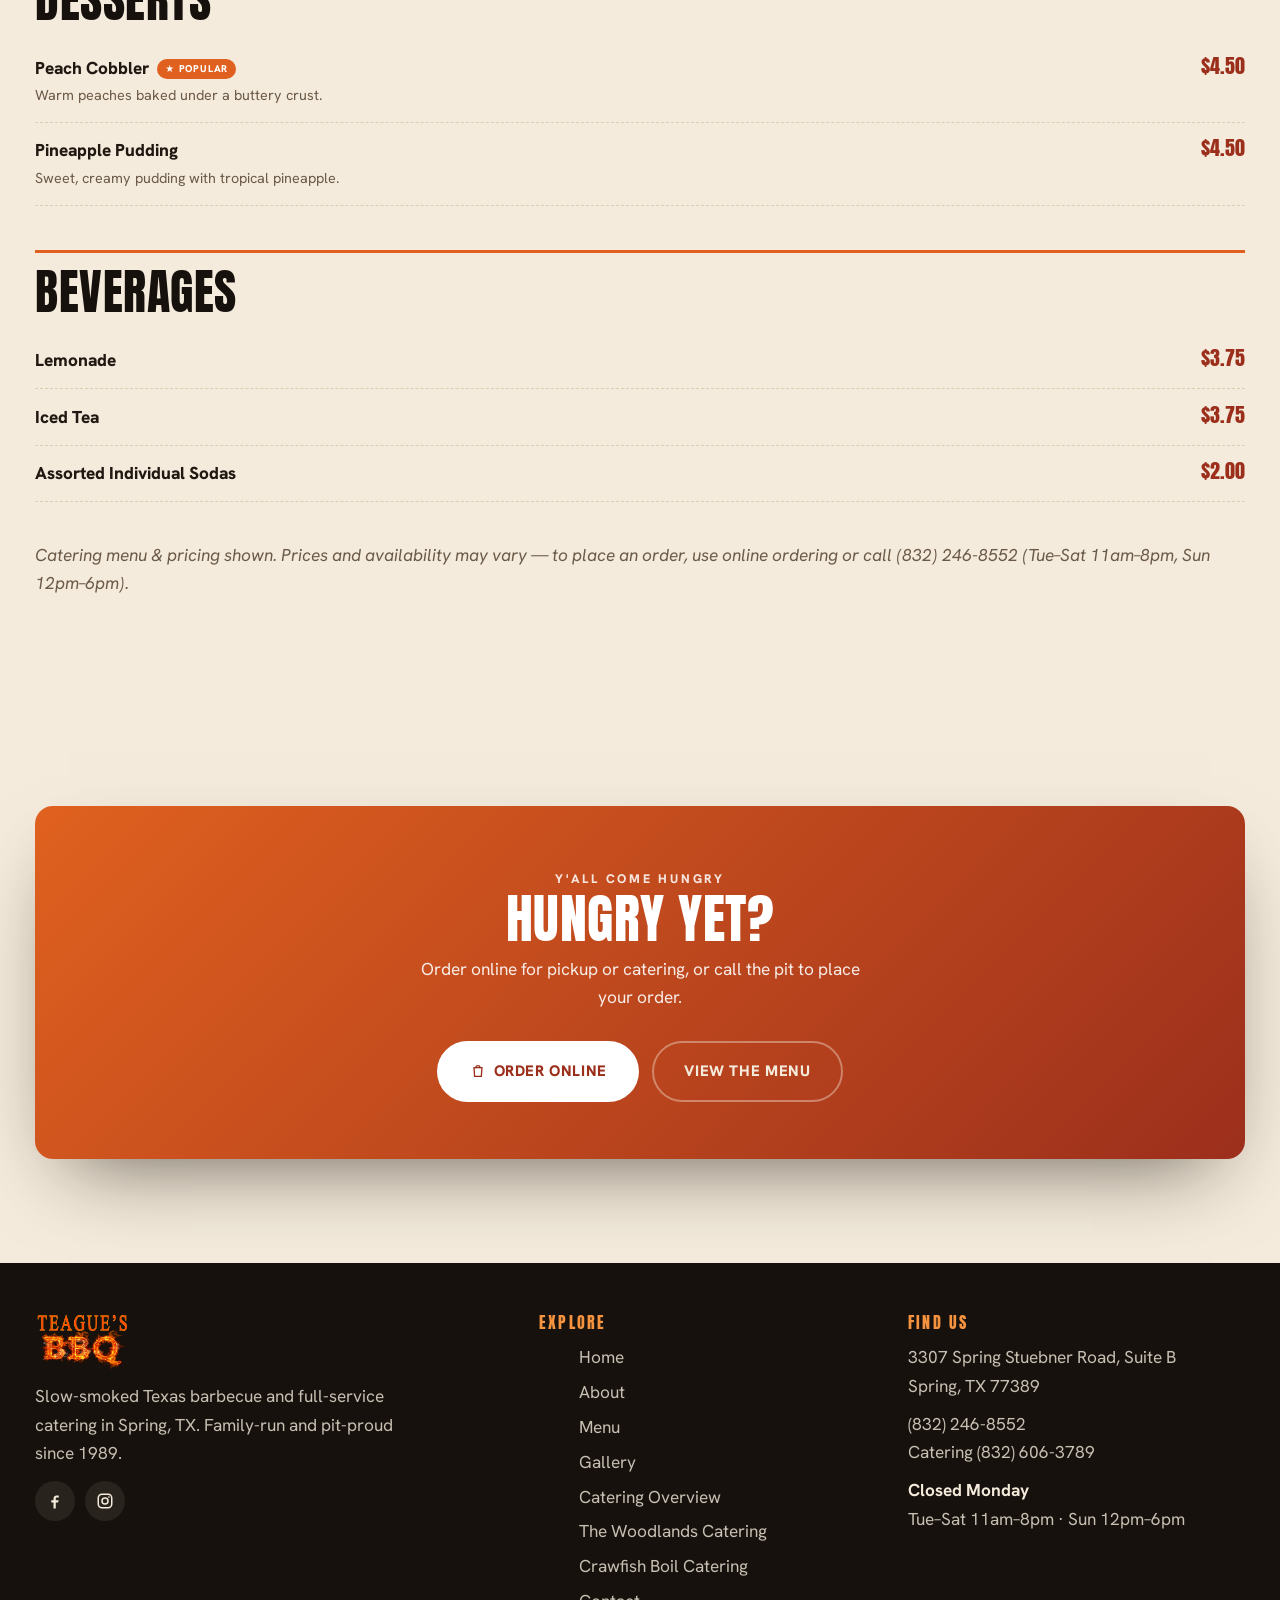
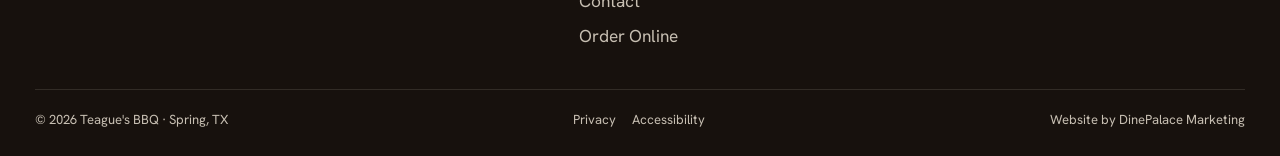
<file: menu/index.html>
<!DOCTYPE html>
<html lang="en">
<head>
<meta charset="utf-8">
<meta name="viewport" content="width=device-width, initial-scale=1">
<title>Menu · Smoked Meats, BBQ Plates &amp; Catering Packs | Teague's BBQ Spring TX</title>
<meta name="description" content="Explore Teague's BBQ menu in Spring, TX. Slow-smoked brisket, ribs, sausage, pecan-smoked chicken, loaded baked potatoes, value packs &amp; sides. Dine in, takeout or order online.">
<link rel="canonical" href="https://www.teaguesbbq.com/menu/">
<meta property="og:type" content="restaurant"><meta property="og:title" content="Menu · Smoked Meats, BBQ Plates &amp; Catering Packs | Teague's BBQ Spring TX">
<meta property="og:description" content="Explore Teague's BBQ menu in Spring, TX. Slow-smoked brisket, ribs, sausage, pecan-smoked chicken, loaded baked potatoes, value packs &amp; sides. Dine in, takeout or order online."><meta property="og:url" content="https://www.teaguesbbq.com/menu/">
<meta property="og:image" content="https://www.teaguesbbq.com/assets/images/plate.jpg"><meta name="twitter:card" content="summary_large_image">
<meta name="format-detection" content="telephone=no">
<meta http-equiv="X-Content-Type-Options" content="nosniff">
<meta name="robots" content="index,follow">
<meta name="geo.region" content="US-TX"><meta name="geo.placename" content="Spring, Texas">
<meta name="geo.position" content="30.0688;-95.4290">
<meta name="ICBM" content="30.0688, -95.4290">
<meta name="theme-color" content="#17110d">
<link rel="preconnect" href="https://fonts.googleapis.com"><link rel="preconnect" href="https://fonts.gstatic.com" crossorigin>
<link rel="stylesheet" href="https://fonts.googleapis.com/css2?family=Anton&family=Hanken+Grotesk:wght@400;500;600;700;800&display=swap">
<link rel="stylesheet" href="/assets/css/teagues.css?v=2.2">
<link rel="icon" href="/assets/favicon.svg" type="image/svg+xml">
<script type="application/ld+json">
{
  "@context": "https://schema.org",
  "@type": ["BarbecueRestaurant", "Menu"],
  "name": "Teague's BBQ Menu",
  "url": "https://www.teaguesbbq.com/menu/",
  "telephone": "+18322468552",
  "priceRange": "$$",
  "servesCuisine": ["Texas Barbecue", "Pecan Smoked Meats", "Cajun", "Southern"],
  "address": {
    "@type": "PostalAddress",
    "streetAddress": "3307 Spring Stuebner Road, Suite B",
    "addressLocality": "Spring",
    "addressRegion": "TX",
    "postalCode": "77389",
    "addressCountry": "US"
  },
  "hasMenuSection": [
    {
      "@type": "MenuSection",
      "name": "Catering Value Packs",
      "description": "Feed groups of 5 to 15+ with smoked meats, ribs, sausage, and scratch sides.",
      "hasMenuItem": [
        { "@type": "MenuItem", "name": "Value Pack One", "description": "1.5 lbs choice of meat, 1 lb sausage, pints of potato salad, baked beans & coleslaw.", "offers": { "@type": "Offer", "price": "77.95", "priceCurrency": "USD" } },
        { "@type": "MenuItem", "name": "Value Pack Two", "description": "1 lb choice of meat, 1 slab ribs, 1 lb sausage, quarts of potato salad, baked beans & coleslaw.", "offers": { "@type": "Offer", "price": "106.50", "priceCurrency": "USD" } },
        { "@type": "MenuItem", "name": "Value Pack Five", "description": "3 lbs choice of meat, 1 slab ribs, 3 lbs sausage, 2 quarts potato salad & baked beans, 1 quart coleslaw.", "offers": { "@type": "Offer", "price": "234.50", "priceCurrency": "USD" } }
      ]
    },
    {
      "@type": "MenuSection",
      "name": "Sandwiches & Hot Entrees",
      "hasMenuItem": [
        { "@type": "MenuItem", "name": "Brisket Sandwich", "description": "Slow-smoked Texas brisket on bun.", "offers": { "@type": "Offer", "price": "12.25", "priceCurrency": "USD" } },
        { "@type": "MenuItem", "name": "Meat Loaded Baked Potato", "description": "Jumbo baked potato with choice of smoked meat, butter, cheddar, sour cream & chives.", "offers": { "@type": "Offer", "price": "14.75", "priceCurrency": "USD" } }
      ]
    }
  ]
}
</script>
</head>
<body>

  <a class="skip-link" href="#main">Skip to content</a>
  <div class="topbar"><div class="container">
    <span><svg viewBox="0 0 24 24" width="1em" height="1em" fill="currentColor" aria-hidden="true"><path d="M12 2c1 3-1 4-1 6 0 1 1 2 2 2s2-1 2-3c2 2 3 4 3 7a6 6 0 1 1-12 0c0-3 2-5 3-6 1 2 2 2 2 1 0-2-1-3-1-4 0-3 2-5 3-6Z"/></svg> <strong>Smoked over pecan wood</strong> · Serving Spring &amp; Houston since 1989</span>
    <span><a href="tel:+18322468552"><svg viewBox="0 0 24 24" width="1.1em" height="1.1em" fill="none" stroke="currentColor" stroke-width="2" stroke-linecap="round" stroke-linejoin="round" aria-hidden="true"><path d="M4 5c0 8 7 15 15 15l2-3-4-2-2 2c-3-1-6-4-7-7l2-2-2-4-3 1Z"/></svg> (832) 246-8552</a></span>
  </div></div>
  <header class="site-header"><div class="container">
    <a class="brand-link" href="/" aria-label="Teague's BBQ home"><img class="brand-img" src="/assets/images/logo.png" alt="Teague's BBQ" width="639" height="382"></a>
    <button class="nav-toggle" aria-label="Menu" aria-expanded="false"><span></span></button>
    <nav class="nav-links" aria-label="Main">
      <a href="/">Home</a><a href="/about/">About</a><a href="/menu/" aria-current="page">Menu</a><a href="/gallery/">Gallery</a><a href="/catering/">Catering</a><a href="/contact/">Contact</a>
    </nav>
    <div class="header-cta">
      <a class="btn btn-ember" href="https://www.ezcater.com/catering/pvt/teagues-bbq-3?fcv=1" target="_blank" rel="noopener"><svg viewBox="0 0 24 24" width="1.05em" height="1.05em" fill="none" stroke="currentColor" stroke-width="2" stroke-linecap="round" aria-hidden="true"><path d="M6 7h12l-1 13H7L6 7Z"/><path d="M9 7a3 3 0 0 1 6 0"/></svg> Order Online</a>
    </div>
  </div></header>
<main id="main">

  <section class="page-hero"><div class="page-hero__bg"><img src="/assets/images/plate.jpg" alt="" loading="lazy"></div><div class="container">
    <div class="breadcrumb"><a href="/">Home</a> › Menu</div>
    <h1>The <em>menu</em></h1>
    <p>Slow-smoked meats, homestyle sides and value packs for a crowd — cooked fresh over pecan wood.</p>
  </div></section>
  <nav class="menu-nav" aria-label="Menu categories"><div class="container">
    <a href="#catering-packages">Catering Packages</a><a href="#sandwiches-burgers">Sandwiches & Burgers</a><a href="#hot-entr-es">Hot Entrées</a><a href="#sides">Sides</a><a href="#desserts">Desserts</a><a href="#beverages">Beverages</a>
  </div></nav>
  <section class="section"><div class="container">
    <div class="hero-cta reveal" style="margin-bottom:.5rem"><a class="btn btn-ember" href="https://www.ezcater.com/catering/pvt/teagues-bbq-3?fcv=1" target="_blank" rel="noopener"><svg viewBox="0 0 24 24" width="1.05em" height="1.05em" fill="none" stroke="currentColor" stroke-width="2" stroke-linecap="round" aria-hidden="true"><path d="M6 7h12l-1 13H7L6 7Z"/><path d="M9 7a3 3 0 0 1 6 0"/></svg> Order Online</a><a class="btn btn-outline" href="tel:+18322468552">Call (832) 246-8552</a></div>
    <div class="menu-cat reveal" id="catering-packages"><h2>Catering Packages</h2><p class="cat-note">Feed the whole crew — each pack comes with your choice of smoked meat and all the fixin's.</p><div style="margin-top:1rem"><div class="mrow"><div class="mrow__main"><div class="mrow__name">Value Pack One</div><div class="mrow__desc">1½ lbs choice of meat, 1 lb sausage, and a pint each of potato salad, baked beans & coleslaw.</div></div><div class="mrow__right"><span class="mrow__price">$77.95</span><span class="mrow__serves">Serves 5</span></div></div><div class="mrow"><div class="mrow__main"><div class="mrow__name">Value Pack Two<span class="tag">★ Popular</span></div><div class="mrow__desc">1 lb choice of meat, one slab of ribs, 1 lb sausage, and a quart each of potato salad, baked beans & coleslaw.</div></div><div class="mrow__right"><span class="mrow__price">$106.50</span><span class="mrow__serves">Serves 7</span></div></div><div class="mrow"><div class="mrow__main"><div class="mrow__name">Value Pack Three</div><div class="mrow__desc">1½ lbs choice of meat, one slab of ribs, 1½ lbs sausage, and a quart each of potato salad, baked beans & coleslaw.</div></div><div class="mrow__right"><span class="mrow__price">$131.95</span><span class="mrow__serves">Serves 9</span></div></div><div class="mrow"><div class="mrow__main"><div class="mrow__name">Value Pack Four</div><div class="mrow__desc">2 lbs choice of meat, one slab of ribs, 2 lbs sausage, 1½ quarts each of potato salad & baked beans, and a quart of coleslaw.</div></div><div class="mrow__right"><span class="mrow__price">$202.50</span><span class="mrow__serves">Serves 11</span></div></div><div class="mrow"><div class="mrow__main"><div class="mrow__name">Value Pack Five<span class="tag">★ Popular</span></div><div class="mrow__desc">3 lbs choice of meat, one slab of ribs, 3 lbs sausage, 2 quarts each of potato salad & baked beans, and a quart of coleslaw.</div></div><div class="mrow__right"><span class="mrow__price">$234.50</span><span class="mrow__serves">Serves 15</span></div></div></div></div><div class="menu-cat reveal" id="sandwiches-burgers"><h2>Sandwiches & Burgers</h2><div style="margin-top:1rem"><div class="mrow"><div class="mrow__main"><div class="mrow__name">Brisket Sandwich<span class="tag">★ Popular</span></div><div class="mrow__desc">Slow-smoked brisket.</div></div><div class="mrow__right"><span class="mrow__price">$12.25</span></div></div><div class="mrow"><div class="mrow__main"><div class="mrow__name">Pulled Pork Sandwich</div><div class="mrow__desc">Slow-smoked pulled pork.</div></div><div class="mrow__right"><span class="mrow__price">$12.25</span></div></div><div class="mrow"><div class="mrow__main"><div class="mrow__name">Sausage Sandwich</div><div class="mrow__desc">Slow-smoked sausage.</div></div><div class="mrow__right"><span class="mrow__price">$12.25</span></div></div><div class="mrow"><div class="mrow__main"><div class="mrow__name">Turkey Sandwich</div><div class="mrow__desc">Slow-smoked turkey.</div></div><div class="mrow__right"><span class="mrow__price">$12.25</span></div></div><div class="mrow"><div class="mrow__main"><div class="mrow__name">Half Pound Burger</div><div class="mrow__desc">Pickles, onions, lettuce, tomato & condiments.</div></div><div class="mrow__right"><span class="mrow__price">$10.50</span></div></div><div class="mrow"><div class="mrow__main"><div class="mrow__name">Double Meat Burger</div><div class="mrow__desc">Pickles, onions, lettuce, tomato, mayo & mustard.</div></div><div class="mrow__right"><span class="mrow__price">$14.75</span></div></div></div></div><div class="menu-cat reveal" id="hot-entr-es"><h2>Hot Entrées</h2><div style="margin-top:1rem"><div class="mrow"><div class="mrow__main"><div class="mrow__name">Meat Loaded Baked Potato<span class="tag">★ Popular</span></div><div class="mrow__desc">Choice of meat, butter, cheese, sour cream & chives.</div></div><div class="mrow__right"><span class="mrow__price">$14.75</span></div></div><div class="mrow"><div class="mrow__main"><div class="mrow__name">Loaded Baked Potato</div><div class="mrow__desc">Butter, cheese, sour cream & chives.</div></div><div class="mrow__right"><span class="mrow__price">$10.50</span></div></div></div></div><div class="menu-cat reveal" id="sides"><h2>Sides</h2><div style="margin-top:1rem"><div class="mrow"><div class="mrow__main"><div class="mrow__name">Baked Beans</div><div class="mrow__desc">Slow-cooked.</div></div><div class="mrow__right"><span class="mrow__price">$4.50</span></div></div><div class="mrow"><div class="mrow__main"><div class="mrow__name">Potato Salad</div></div><div class="mrow__right"><span class="mrow__price">$4.50</span></div></div><div class="mrow"><div class="mrow__main"><div class="mrow__name">Coleslaw</div><div class="mrow__desc">Shredded cabbage in a creamy dressing.</div></div><div class="mrow__right"><span class="mrow__price">$4.50</span></div></div><div class="mrow"><div class="mrow__main"><div class="mrow__name">Candied Yams</div></div><div class="mrow__right"><span class="mrow__price">$4.50</span></div></div><div class="mrow"><div class="mrow__main"><div class="mrow__name">Collard Greens</div></div><div class="mrow__right"><span class="mrow__price">$4.50</span></div></div><div class="mrow"><div class="mrow__main"><div class="mrow__name">Green Beans</div></div><div class="mrow__right"><span class="mrow__price">$4.50</span></div></div><div class="mrow"><div class="mrow__main"><div class="mrow__name">Fried Okra</div><div class="mrow__desc">Breaded and fried.</div></div><div class="mrow__right"><span class="mrow__price">$4.50</span></div></div><div class="mrow"><div class="mrow__main"><div class="mrow__name">Pasta Salad</div></div><div class="mrow__right"><span class="mrow__price">$4.50</span></div></div><div class="mrow"><div class="mrow__main"><div class="mrow__name">Onion Rings</div><div class="mrow__desc">Crispy golden rings.</div></div><div class="mrow__right"><span class="mrow__price">$4.50</span></div></div><div class="mrow"><div class="mrow__main"><div class="mrow__name">Seasoned French Fries</div><div class="mrow__desc">Crispy seasoned fries.</div></div><div class="mrow__right"><span class="mrow__price">$4.95</span></div></div><div class="mrow"><div class="mrow__main"><div class="mrow__name">Loaded Fries</div></div><div class="mrow__right"><span class="mrow__price">$10.50</span></div></div><div class="mrow"><div class="mrow__main"><div class="mrow__name">Loaded Fries w/ Meat</div></div><div class="mrow__right"><span class="mrow__price">$13.95</span></div></div></div></div><div class="menu-cat reveal" id="desserts"><h2>Desserts</h2><div style="margin-top:1rem"><div class="mrow"><div class="mrow__main"><div class="mrow__name">Peach Cobbler<span class="tag">★ Popular</span></div><div class="mrow__desc">Warm peaches baked under a buttery crust.</div></div><div class="mrow__right"><span class="mrow__price">$4.50</span></div></div><div class="mrow"><div class="mrow__main"><div class="mrow__name">Pineapple Pudding</div><div class="mrow__desc">Sweet, creamy pudding with tropical pineapple.</div></div><div class="mrow__right"><span class="mrow__price">$4.50</span></div></div></div></div><div class="menu-cat reveal" id="beverages"><h2>Beverages</h2><div style="margin-top:1rem"><div class="mrow"><div class="mrow__main"><div class="mrow__name">Lemonade</div></div><div class="mrow__right"><span class="mrow__price">$3.75</span></div></div><div class="mrow"><div class="mrow__main"><div class="mrow__name">Iced Tea</div></div><div class="mrow__right"><span class="mrow__price">$3.75</span></div></div><div class="mrow"><div class="mrow__main"><div class="mrow__name">Assorted Individual Sodas</div></div><div class="mrow__right"><span class="mrow__price">$2.00</span></div></div></div></div>
    <p class="menu-note reveal" style="margin-top:2.4rem">Catering menu &amp; pricing shown. Prices and availability may vary — to place an order, use online ordering or call (832) 246-8552 (Tue–Sat 11am–8pm, Sun 12pm–6pm).</p>
  </div></section>
  
  <section class="section"><div class="container"><div class="cta-card reveal">
    <span class="eyebrow" style="color:rgba(255,255,255,.85)">Y'all come hungry</span>
    <h2>Hungry yet?</h2><p>Order online for pickup or catering, or call the pit to place your order.</p>
    <div class="hero-cta"><a class="btn btn-lg" style="--bg:#fff;--fg:var(--brick)" href="https://www.ezcater.com/catering/pvt/teagues-bbq-3?fcv=1" target="_blank" rel="noopener"><svg viewBox="0 0 24 24" width="1.05em" height="1.05em" fill="none" stroke="currentColor" stroke-width="2" stroke-linecap="round" aria-hidden="true"><path d="M6 7h12l-1 13H7L6 7Z"/><path d="M9 7a3 3 0 0 1 6 0"/></svg> Order Online</a><a class="btn btn-outline on-dark btn-lg" href="/menu/">View the Menu</a></div>
  </div></div></section>
</main>

  <footer class="site-footer"><div class="container">
    <div class="foot-grid">
      <div>
        <img class="foot-logo" src="/assets/images/logo.png" alt="Teague's BBQ" width="639" height="382">
        <p style="margin-top:.7rem;max-width:38ch">Slow-smoked Texas barbecue and full-service catering in Spring, TX. Family-run and pit-proud since 1989.</p>
        <div class="foot-social">
          <a href="https://www.facebook.com/teaguesbbq/" target="_blank" rel="noopener" aria-label="Facebook"><svg viewBox="0 0 24 24" width="18" height="18" fill="currentColor" aria-hidden="true"><path d="M13 22v-8h3l1-3h-4V9c0-1 .3-1.6 1.7-1.6H17V4.8C16.6 4.7 15.5 4.6 14.3 4.6c-2.6 0-4.3 1.6-4.3 4.4V11H7v3h3v8h3Z"/></svg></a>
          <a href="https://instagram.com/teaguesbbq/" target="_blank" rel="noopener" aria-label="Instagram"><svg viewBox="0 0 24 24" width="18" height="18" fill="none" stroke="currentColor" stroke-width="2" aria-hidden="true"><rect x="3" y="3" width="18" height="18" rx="5"/><circle cx="12" cy="12" r="4"/><circle cx="17.2" cy="6.8" r="1.1" fill="currentColor" stroke="none"/></svg></a>
        </div>
      </div>
      <div>
        <h4>EXPLORE</h4>
        <ul class="foot-links">
          <li><a href="/">Home</a></li>
          <li><a href="/about/">About</a></li>
          <li><a href="/menu/">Menu</a></li>
          <li><a href="/gallery/">Gallery</a></li>
          <li><a href="/catering/">Catering Overview</a></li>
          <li><a href="/the-woodlands-catering/">The Woodlands Catering</a></li>
          <li><a href="/crawfish-boil-catering/">Crawfish Boil Catering</a></li>
          <li><a href="/contact/">Contact</a></li>
          <li><a href="https://www.ezcater.com/catering/pvt/teagues-bbq-3?fcv=1" target="_blank" rel="noopener">Order Online</a></li>
        </ul>
      </div>
      <div>
        <h4>FIND US</h4>
        <p>3307 Spring Stuebner Road, Suite B<br>Spring, TX 77389</p>
        <p style="margin-top:.6rem"><a href="tel:+18322468552">(832) 246-8552</a><br>Catering <a href="tel:+18326063789">(832) 606-3789</a></p>
        <p style="margin-top:.6rem"><b style="color:var(--paper)">Closed Monday</b><br>Tue–Sat 11am–8pm · Sun 12pm–6pm</p>
      </div>
    </div>
    <div class="foot-bottom">
      <span>© 2026 Teague's BBQ · Spring, TX</span>
      <nav aria-label="Legal" style="display:flex;gap:1rem"><a href="/privacy/">Privacy</a><a href="/accessibility/">Accessibility</a></nav>
      <span>Website by DinePalace Marketing</span>
    </div>
  </div></footer>
<script src="/assets/js/teagues.js?v=2.2" defer></script>
</body>
</html>
</file>
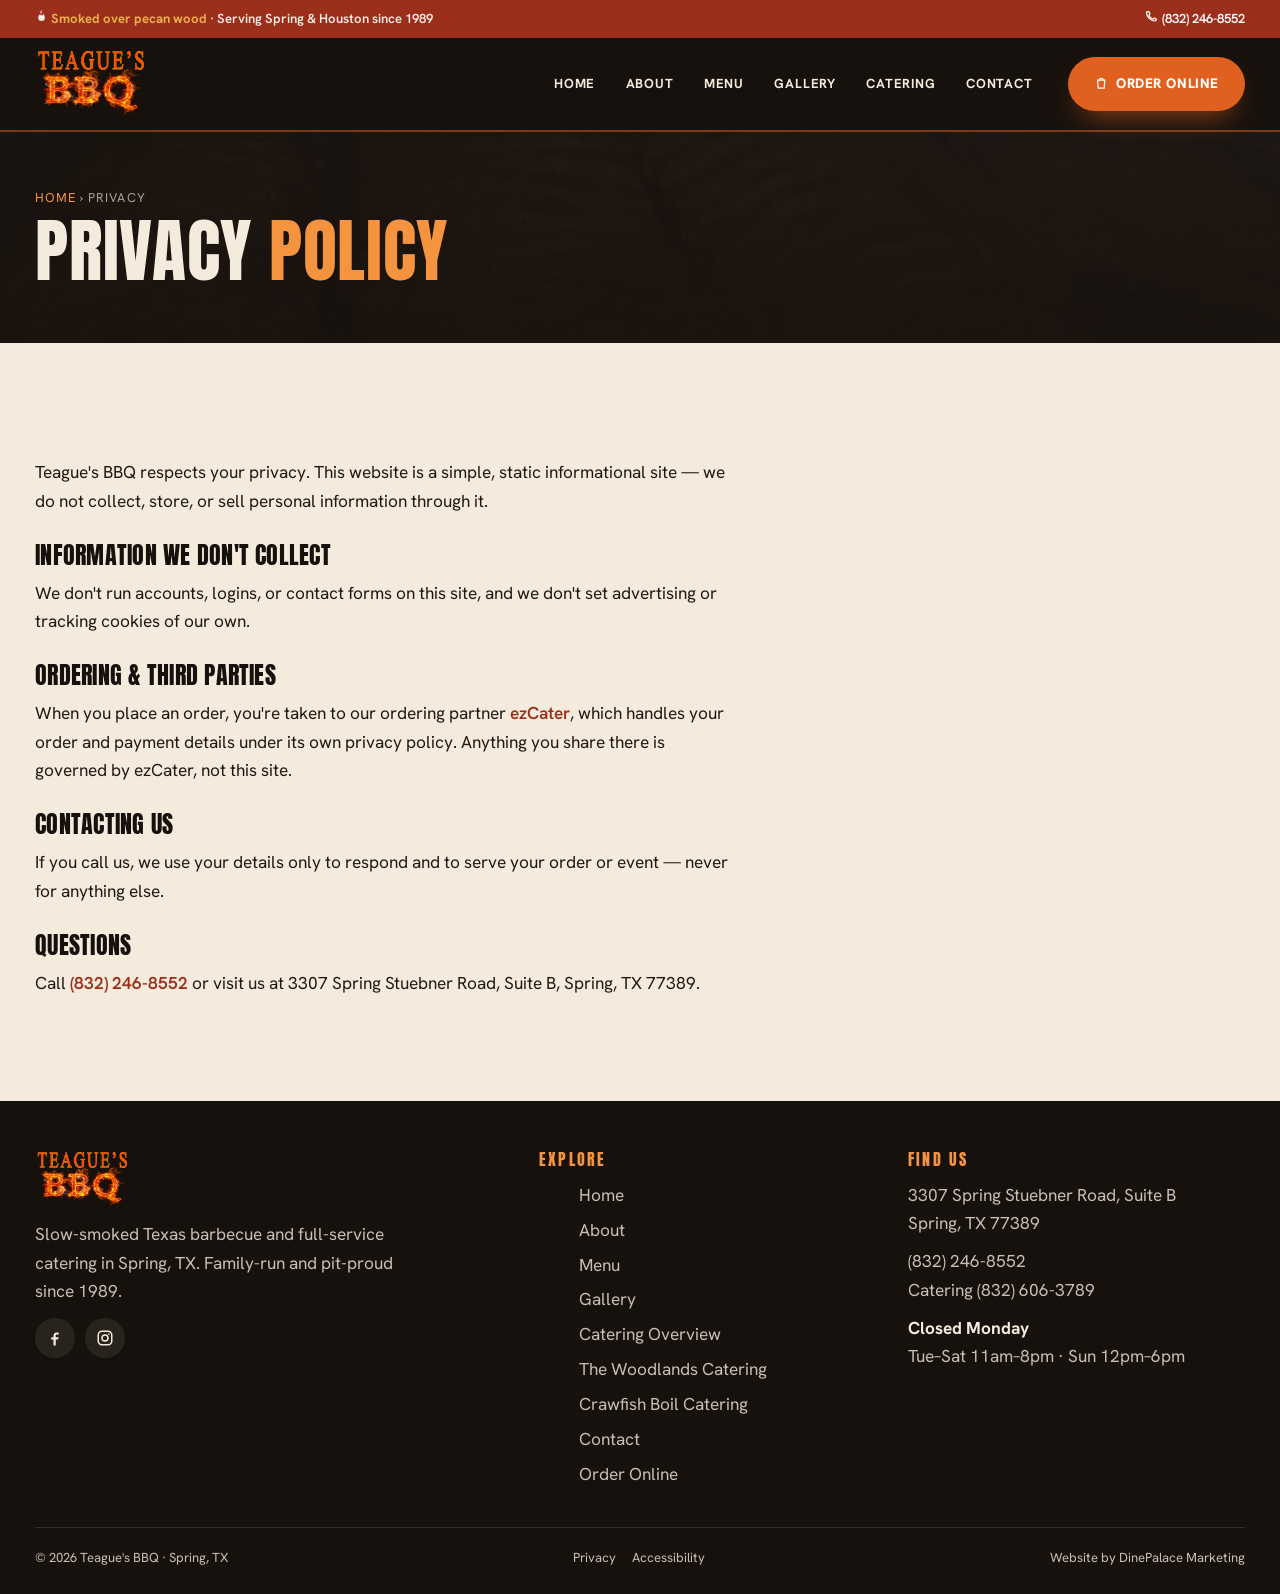
<file: privacy/index.html>
<!DOCTYPE html>
<html lang="en">
<head>
<meta charset="utf-8">
<meta name="viewport" content="width=device-width, initial-scale=1">
<title>Privacy Policy · Teague's BBQ</title>
<meta name="description" content="Privacy policy for teaguesbbq.com.">
<link rel="canonical" href="https://www.teaguesbbq.com/privacy/">
<meta property="og:type" content="restaurant"><meta property="og:title" content="Privacy Policy · Teague's BBQ">
<meta property="og:description" content="Privacy policy for teaguesbbq.com."><meta property="og:url" content="https://www.teaguesbbq.com/privacy/">
<meta property="og:image" content="https://www.teaguesbbq.com/assets/images/plate.jpg"><meta name="twitter:card" content="summary_large_image">
<meta name="format-detection" content="telephone=no">
<meta http-equiv="X-Content-Type-Options" content="nosniff">
<meta name="robots" content="index,follow">
<meta name="geo.region" content="US-TX"><meta name="geo.placename" content="Spring, Texas">
<meta name="theme-color" content="#17110d">
<link rel="preconnect" href="https://fonts.googleapis.com"><link rel="preconnect" href="https://fonts.gstatic.com" crossorigin>
<link rel="stylesheet" href="https://fonts.googleapis.com/css2?family=Anton&family=Hanken+Grotesk:wght@400;500;600;700;800&display=swap">
<link rel="stylesheet" href="/assets/css/teagues.css?v=2.2">
<link rel="icon" href="/assets/favicon.svg" type="image/svg+xml">
<script type="application/ld+json">{"@context":"https://schema.org","@type":"BarbecueRestaurant","name":"Teague's BBQ","url":"https://www.teaguesbbq.com","telephone":"+18322468552","priceRange":"$$","servesCuisine":["Barbecue","American","Texas"],"address":{"@type":"PostalAddress","streetAddress":"3307 Spring Stuebner Road, Suite B","addressLocality":"Spring","addressRegion":"TX","postalCode":"77389","addressCountry":"US"},"openingHoursSpecification":[{"@type":"OpeningHoursSpecification","dayOfWeek":["Tuesday","Wednesday","Thursday","Friday","Saturday"],"opens":"11:00","closes":"20:00"},{"@type":"OpeningHoursSpecification","dayOfWeek":"Sunday","opens":"12:00","closes":"18:00"}],"sameAs":["https://www.facebook.com/teaguesbbq/","https://instagram.com/teaguesbbq/"]}</script>
</head>
<body>

  <a class="skip-link" href="#main">Skip to content</a>
  <div class="topbar"><div class="container">
    <span><svg viewBox="0 0 24 24" width="1em" height="1em" fill="currentColor" aria-hidden="true"><path d="M12 2c1 3-1 4-1 6 0 1 1 2 2 2s2-1 2-3c2 2 3 4 3 7a6 6 0 1 1-12 0c0-3 2-5 3-6 1 2 2 2 2 1 0-2-1-3-1-4 0-3 2-5 3-6Z"/></svg> <strong>Smoked over pecan wood</strong> · Serving Spring &amp; Houston since 1989</span>
    <span><a href="tel:+18322468552"><svg viewBox="0 0 24 24" width="1.1em" height="1.1em" fill="none" stroke="currentColor" stroke-width="2" stroke-linecap="round" stroke-linejoin="round" aria-hidden="true"><path d="M4 5c0 8 7 15 15 15l2-3-4-2-2 2c-3-1-6-4-7-7l2-2-2-4-3 1Z"/></svg> (832) 246-8552</a></span>
  </div></div>
  <header class="site-header"><div class="container">
    <a class="brand-link" href="/" aria-label="Teague's BBQ home"><img class="brand-img" src="/assets/images/logo.png" alt="Teague's BBQ" width="639" height="382"></a>
    <button class="nav-toggle" aria-label="Menu" aria-expanded="false"><span></span></button>
    <nav class="nav-links" aria-label="Main">
      <a href="/">Home</a><a href="/about/">About</a><a href="/menu/">Menu</a><a href="/gallery/">Gallery</a><a href="/catering/">Catering</a><a href="/contact/">Contact</a>
    </nav>
    <div class="header-cta">
      <a class="btn btn-ember" href="https://www.ezcater.com/catering/pvt/teagues-bbq-3?fcv=1" target="_blank" rel="noopener"><svg viewBox="0 0 24 24" width="1.05em" height="1.05em" fill="none" stroke="currentColor" stroke-width="2" stroke-linecap="round" aria-hidden="true"><path d="M6 7h12l-1 13H7L6 7Z"/><path d="M9 7a3 3 0 0 1 6 0"/></svg> Order Online</a>
    </div>
  </div></header>
<main id="main">

  <section class="page-hero"><div class="page-hero__bg"><img src="/assets/images/hero.jpg" alt="" loading="lazy"></div><div class="container"><div class="breadcrumb"><a href="/">Home</a> › Privacy</div><h1>Privacy <em>Policy</em></h1></div></section>
  <section class="section"><div class="container"><div class="legal reveal">
    <p>Teague's BBQ respects your privacy. This website is a simple, static informational site — we do not collect, store, or sell personal information through it.</p>
    <h2>Information we don't collect</h2>
    <p>We don't run accounts, logins, or contact forms on this site, and we don't set advertising or tracking cookies of our own.</p>
    <h2>Ordering &amp; third parties</h2>
    <p>When you place an order, you're taken to our ordering partner <a href="https://www.ezcater.com/catering/pvt/teagues-bbq-3?fcv=1" target="_blank" rel="noopener">ezCater</a>, which handles your order and payment details under its own privacy policy. Anything you share there is governed by ezCater, not this site.</p>
    <h2>Contacting us</h2>
    <p>If you call us, we use your details only to respond and to serve your order or event — never for anything else.</p>
    <h2>Questions</h2>
    <p>Call <a href="tel:+18322468552">(832) 246-8552</a> or visit us at 3307 Spring Stuebner Road, Suite B, Spring, TX 77389.</p>
  </div></div></section>
</main>

  <footer class="site-footer"><div class="container">
    <div class="foot-grid">
      <div>
        <img class="foot-logo" src="/assets/images/logo.png" alt="Teague's BBQ" width="639" height="382">
        <p style="margin-top:.7rem;max-width:38ch">Slow-smoked Texas barbecue and full-service catering in Spring, TX. Family-run and pit-proud since 1989.</p>
        <div class="foot-social">
          <a href="https://www.facebook.com/teaguesbbq/" target="_blank" rel="noopener" aria-label="Facebook"><svg viewBox="0 0 24 24" width="18" height="18" fill="currentColor" aria-hidden="true"><path d="M13 22v-8h3l1-3h-4V9c0-1 .3-1.6 1.7-1.6H17V4.8C16.6 4.7 15.5 4.6 14.3 4.6c-2.6 0-4.3 1.6-4.3 4.4V11H7v3h3v8h3Z"/></svg></a>
          <a href="https://instagram.com/teaguesbbq/" target="_blank" rel="noopener" aria-label="Instagram"><svg viewBox="0 0 24 24" width="18" height="18" fill="none" stroke="currentColor" stroke-width="2" aria-hidden="true"><rect x="3" y="3" width="18" height="18" rx="5"/><circle cx="12" cy="12" r="4"/><circle cx="17.2" cy="6.8" r="1.1" fill="currentColor" stroke="none"/></svg></a>
        </div>
      </div>
      <div>
        <h4>EXPLORE</h4>
        <ul class="foot-links">
          <li><a href="/">Home</a></li>
          <li><a href="/about/">About</a></li>
          <li><a href="/menu/">Menu</a></li>
          <li><a href="/gallery/">Gallery</a></li>
          <li><a href="/catering/">Catering Overview</a></li>
          <li><a href="/the-woodlands-catering/">The Woodlands Catering</a></li>
          <li><a href="/crawfish-boil-catering/">Crawfish Boil Catering</a></li>
          <li><a href="/contact/">Contact</a></li>
          <li><a href="https://www.ezcater.com/catering/pvt/teagues-bbq-3?fcv=1" target="_blank" rel="noopener">Order Online</a></li>
        </ul>
      </div>
      <div>
        <h4>FIND US</h4>
        <p>3307 Spring Stuebner Road, Suite B<br>Spring, TX 77389</p>
        <p style="margin-top:.6rem"><a href="tel:+18322468552">(832) 246-8552</a><br>Catering <a href="tel:+18326063789">(832) 606-3789</a></p>
        <p style="margin-top:.6rem"><b style="color:var(--paper)">Closed Monday</b><br>Tue–Sat 11am–8pm · Sun 12pm–6pm</p>
      </div>
    </div>
    <div class="foot-bottom">
      <span>© 2026 Teague's BBQ · Spring, TX</span>
      <nav aria-label="Legal" style="display:flex;gap:1rem"><a href="/privacy/">Privacy</a><a href="/accessibility/">Accessibility</a></nav>
      <span>Website by DinePalace Marketing</span>
    </div>
  </div></footer>
<script src="/assets/js/teagues.js?v=2.2" defer></script>
</body>
</html>
</file>
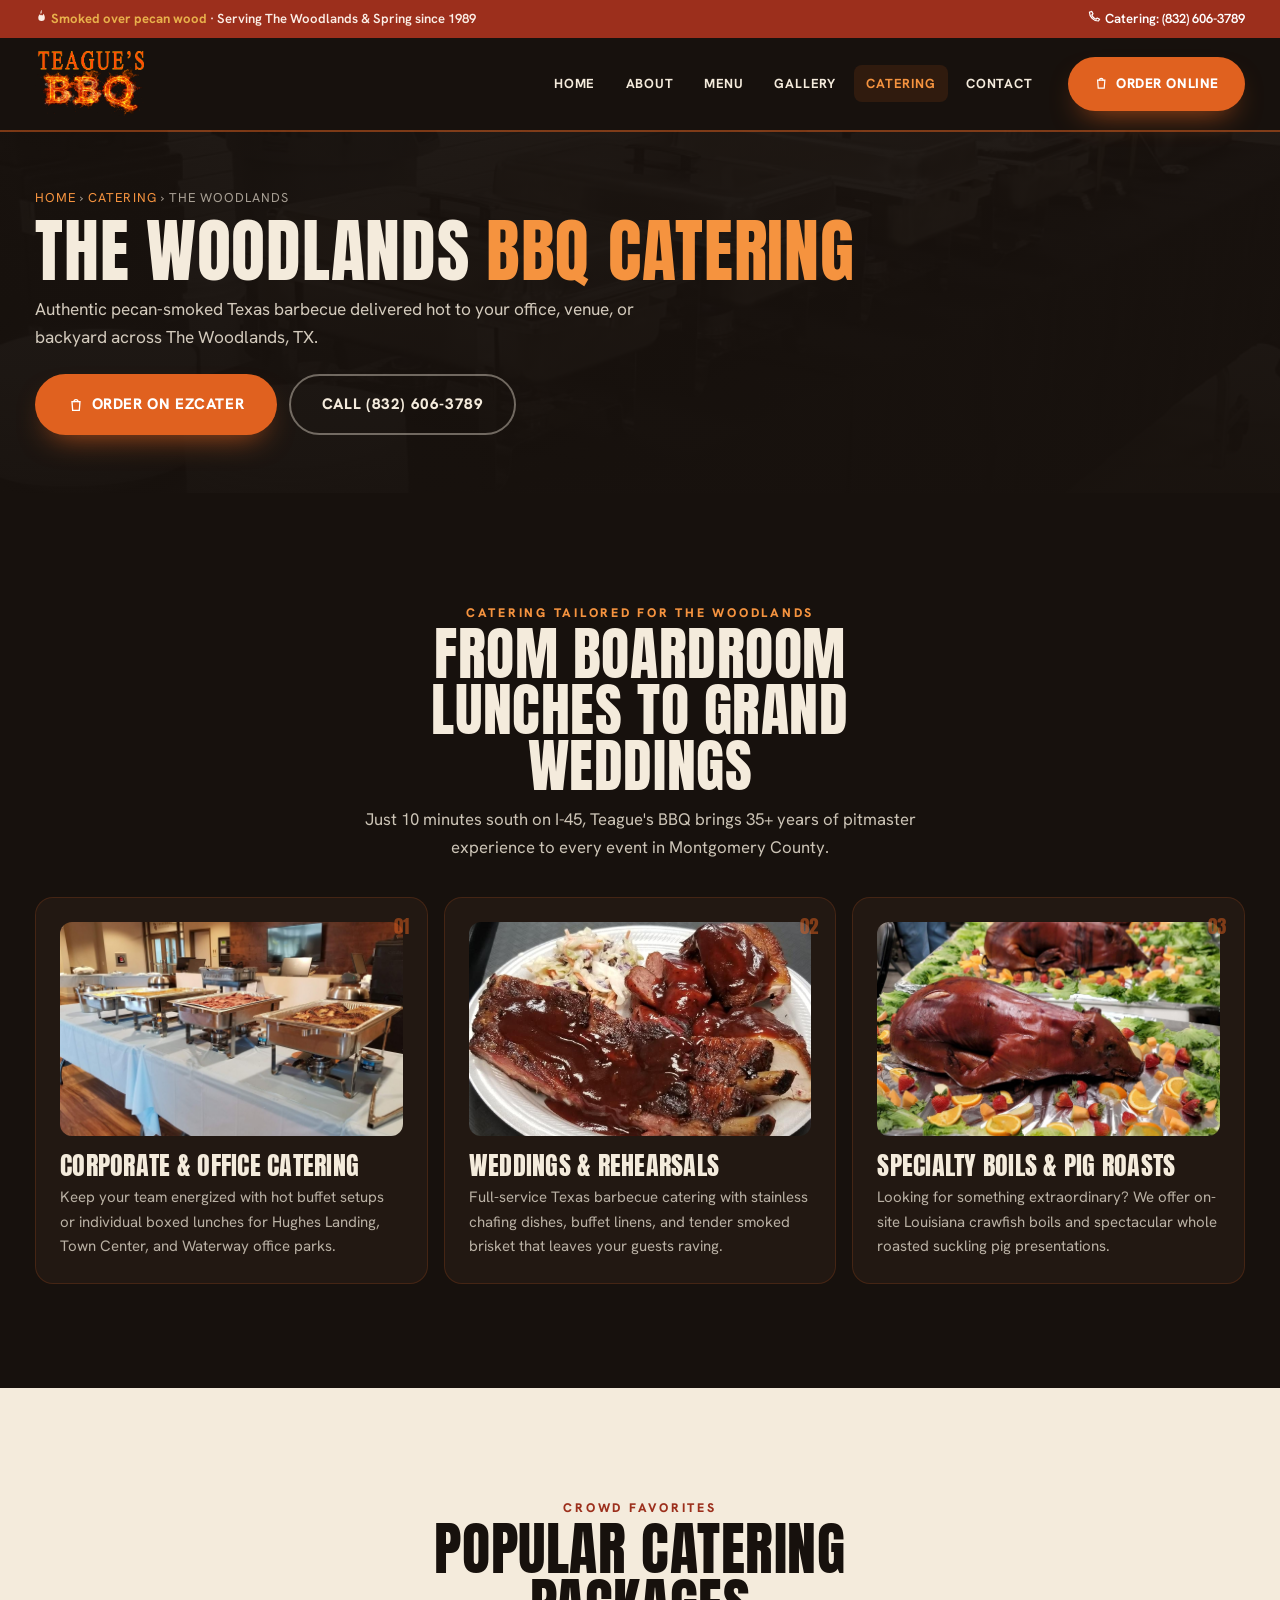
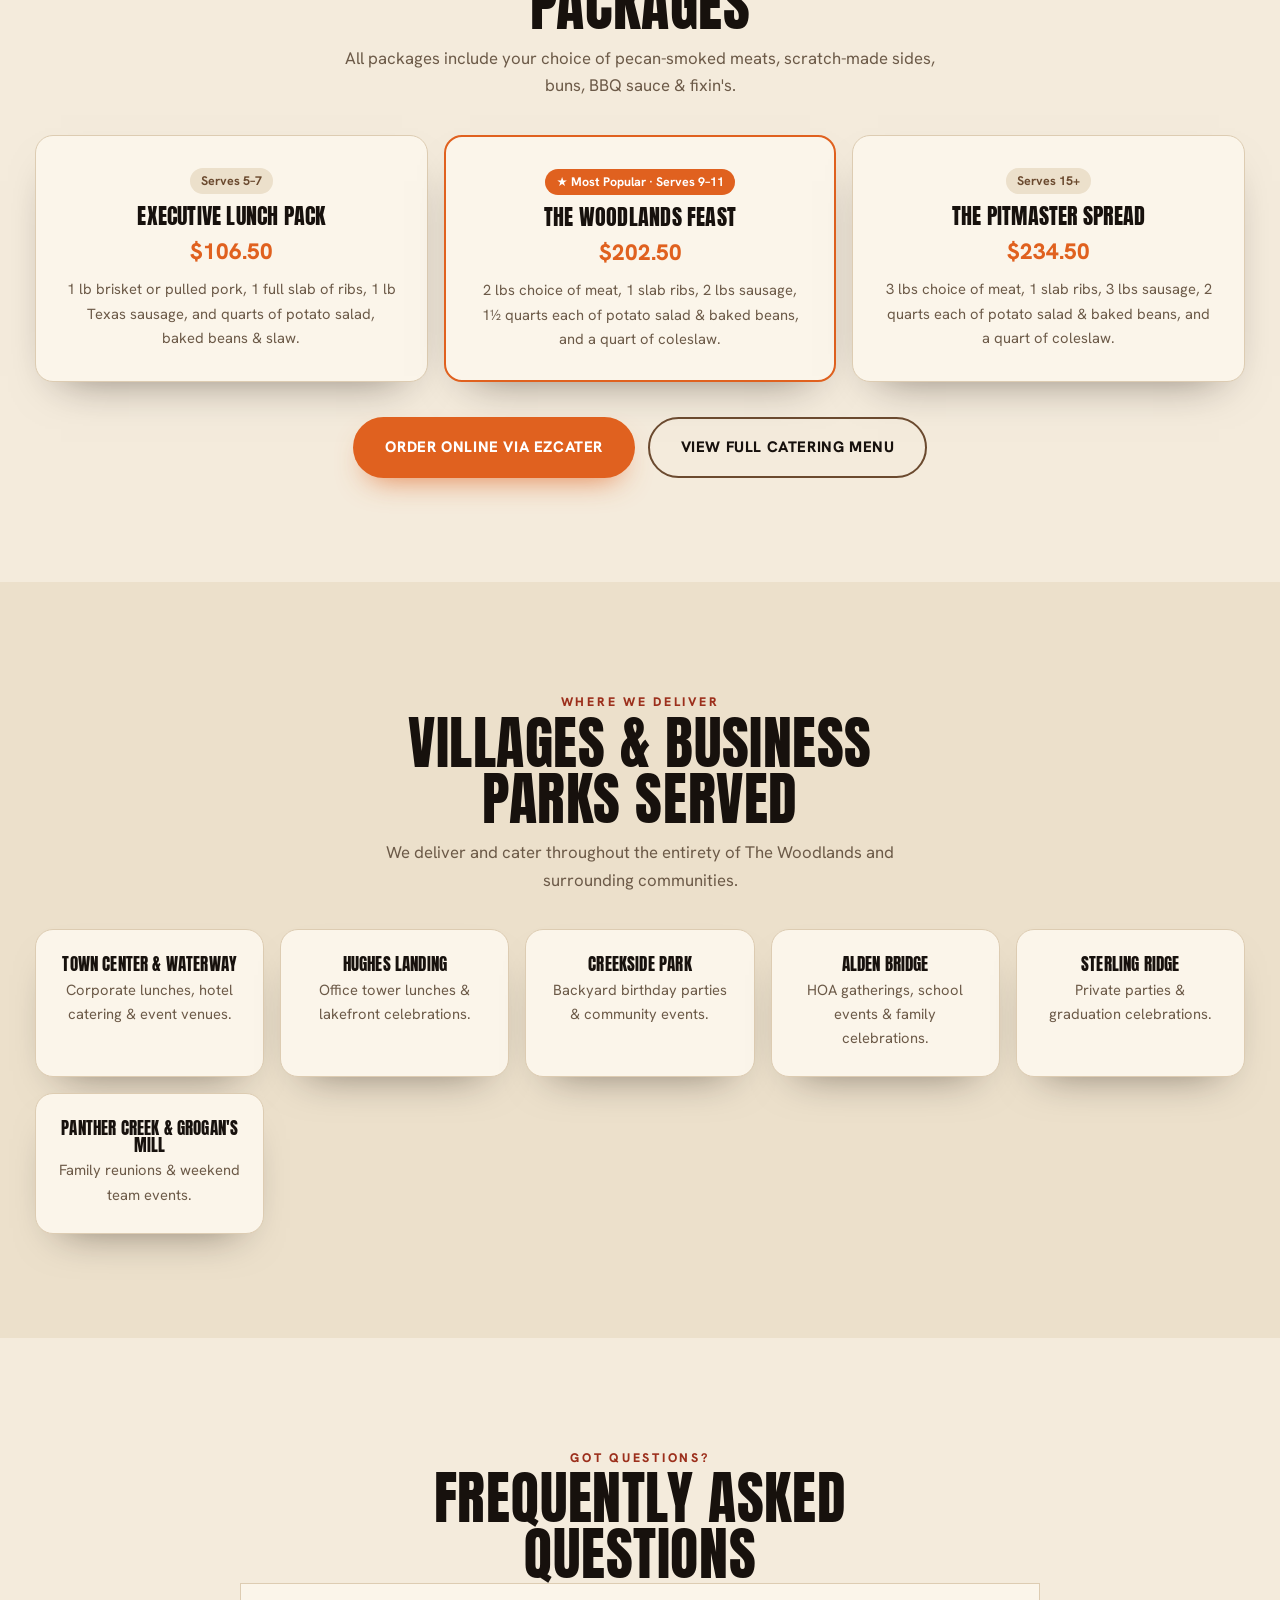
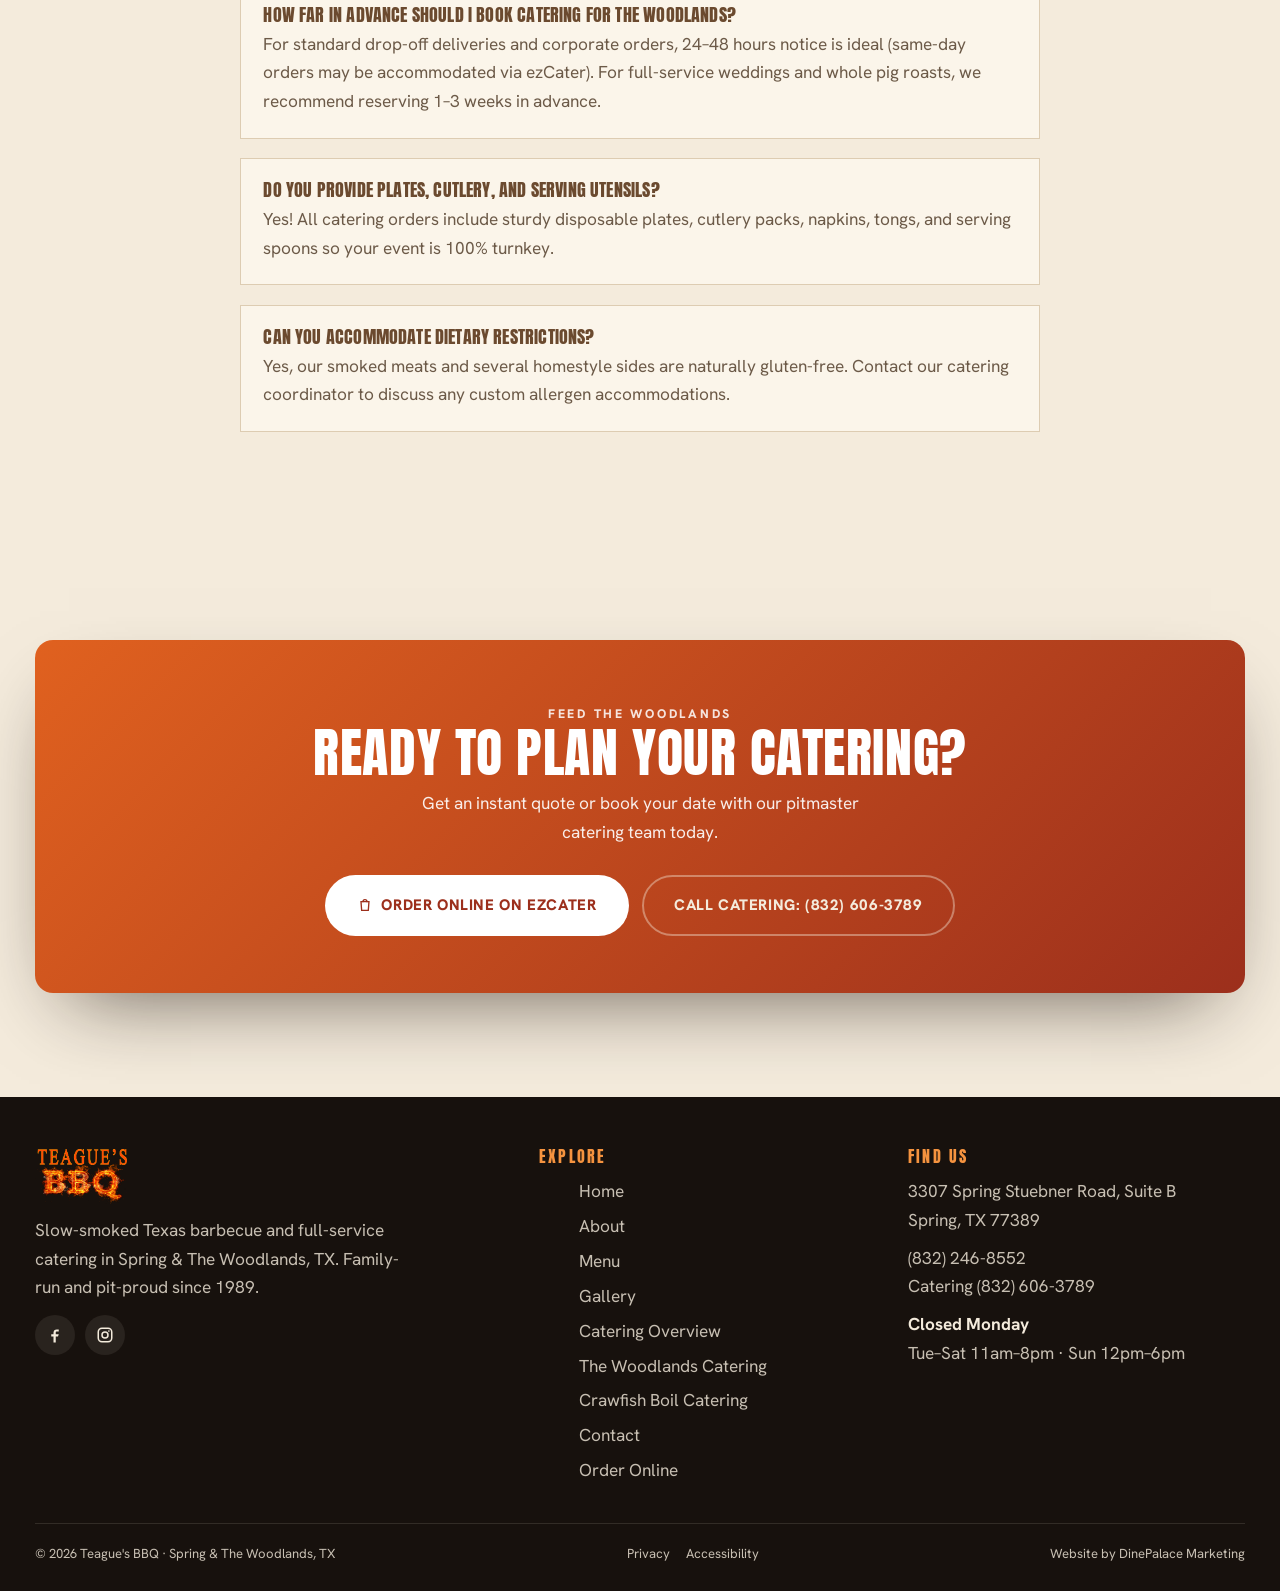
<file: the-woodlands-catering/index.html>
<!DOCTYPE html>
<html lang="en">
<head>
<script async src="https://www.googletagmanager.com/gtag/js?id=G-8TP12BFKYM"></script>
<script>
  window.dataLayer = window.dataLayer || [];
  function gtag(){dataLayer.push(arguments);}
  gtag('js', new Date());
  gtag('config', 'G-8TP12BFKYM');
</script>
<meta charset="utf-8">
<meta name="viewport" content="width=device-width, initial-scale=1">
<title>BBQ Catering in The Woodlands, TX | Corporate &amp; Wedding Barbecue | Teague's BBQ</title>
<meta name="description" content="Top-rated Texas BBQ catering in The Woodlands, TX. Slow-smoked brisket, ribs, sausage, pulled pork, corporate boxed lunches, weddings &amp; full-service buffet setups. Free custom quote!">
<link rel="canonical" href="https://www.teaguesbbq.com/the-woodlands-catering/">
<meta property="og:type" content="website">
<meta property="og:title" content="BBQ Catering in The Woodlands, TX | Corporate &amp; Wedding Barbecue | Teague's BBQ">
<meta property="og:description" content="Top-rated Texas BBQ catering in The Woodlands, TX. Slow-smoked brisket, ribs, sausage, corporate events, weddings &amp; full-service setups since 1989.">
<meta property="og:url" content="https://www.teaguesbbq.com/the-woodlands-catering/">
<meta property="og:image" content="https://www.teaguesbbq.com/assets/images/catering.jpg">
<meta name="twitter:card" content="summary_large_image">
<meta name="format-detection" content="telephone=no">
<meta http-equiv="X-Content-Type-Options" content="nosniff">
<meta name="robots" content="index,follow">
<meta name="geo.region" content="US-TX">
<meta name="geo.placename" content="The Woodlands, Texas">
<meta name="geo.position" content="30.1578;-95.4894">
<meta name="ICBM" content="30.1578, -95.4894">
<meta name="theme-color" content="#17110d">
<link rel="preconnect" href="https://fonts.googleapis.com"><link rel="preconnect" href="https://fonts.gstatic.com" crossorigin>
<link rel="stylesheet" href="https://fonts.googleapis.com/css2?family=Anton&family=Hanken+Grotesk:wght@400;500;600;700;800&display=swap">
<link rel="stylesheet" href="/assets/css/teagues.css?v=2.2">
<link rel="icon" href="/assets/favicon.svg" type="image/svg+xml">
<script type="application/ld+json">
[
  {
    "@context": "https://schema.org",
    "@type": "CateringService",
    "name": "Teague's BBQ Catering - The Woodlands",
    "image": "https://www.teaguesbbq.com/assets/images/catering.jpg",
    "telephone": "+18326063789",
    "url": "https://www.teaguesbbq.com/the-woodlands-catering/",
    "priceRange": "$$",
    "servesCuisine": ["Texas Barbecue", "Pecan Smoked Meats", "Southern"],
    "address": {
      "@type": "PostalAddress",
      "streetAddress": "3307 Spring Stuebner Road, Suite B",
      "addressLocality": "Spring",
      "addressRegion": "TX",
      "postalCode": "77389",
      "addressCountry": "US"
    },
    "areaServed": [
      { "@type": "City", "name": "The Woodlands", "sameAs": "https://en.wikipedia.org/wiki/The_Woodlands,_Texas" },
      { "@type": "AdministrativeArea", "name": "Montgomery County" }
    ],
    "hasOfferCatalog": {
      "@type": "OfferCatalog",
      "name": "The Woodlands BBQ Catering Services",
      "itemListElement": [
        {
          "@type": "Offer",
          "itemOffered": {
            "@type": "Service",
            "name": "Corporate Event BBQ Catering",
            "description": "Buffet setups and boxed lunches for corporate meetings across Town Center, Hughes Landing, and Waterway."
          }
        },
        {
          "@type": "Offer",
          "itemOffered": {
            "@type": "Service",
            "name": "Wedding & Special Event BBQ Catering",
            "description": "Full-service Texas barbecue catering with carving stations, chafing dishes, and professional staff."
          }
        }
      ]
    }
  },
  {
    "@context": "https://schema.org",
    "@type": "FAQPage",
    "mainEntity": [
      {
        "@type": "Question",
        "name": "Does Teague's BBQ deliver and cater in The Woodlands, TX?",
        "acceptedAnswer": {
          "@type": "Answer",
          "text": "Yes! We are located just minutes south of The Woodlands on Spring Stuebner Rd and provide daily delivery, full-service catering, and drop-off buffet setups throughout Town Center, Hughes Landing, Creekside Park, Alden Bridge, Sterling Ridge, and all The Woodlands villages."
        }
      },
      {
        "@type": "Question",
        "name": "What is the minimum group size for BBQ catering in The Woodlands?",
        "acceptedAnswer": {
          "@type": "Answer",
          "text": "We cater gatherings of all sizes, from family value packs for 5–15 people up to large corporate events and wedding banquets of 300–500+ guests."
        }
      },
      {
        "@type": "Question",
        "name": "How do I book BBQ catering for my Woodlands business or wedding?",
        "acceptedAnswer": {
          "@type": "Answer",
          "text": "You can order directly online through ezCater for fast delivery, or call our dedicated catering team directly at (832) 606-3789 to design a custom menu."
        }
      }
    ]
  }
]
</script>
</head>
<body>

  <a class="skip-link" href="#main">Skip to content</a>
  <div class="topbar"><div class="container">
    <span><svg viewBox="0 0 24 24" width="1em" height="1em" fill="currentColor" aria-hidden="true"><path d="M12 2c1 3-1 4-1 6 0 1 1 2 2 2s2-1 2-3c2 2 3 4 3 7a6 6 0 1 1-12 0c0-3 2-5 3-6 1 2 2 2 2 1 0-2-1-3-1-4 0-3 2-5 3-6Z"/></svg> <strong>Smoked over pecan wood</strong> · Serving The Woodlands &amp; Spring since 1989</span>
    <span><a href="tel:+18326063789"><svg viewBox="0 0 24 24" width="1.1em" height="1.1em" fill="none" stroke="currentColor" stroke-width="2" stroke-linecap="round" stroke-linejoin="round" aria-hidden="true"><path d="M4 5c0 8 7 15 15 15l2-3-4-2-2 2c-3-1-6-4-7-7l2-2-2-4-3 1Z"/></svg> Catering: (832) 606-3789</a></span>
  </div></div>
  
  <header class="site-header"><div class="container">
    <a class="brand-link" href="/" aria-label="Teague's BBQ home"><img class="brand-img" src="/assets/images/logo.png" alt="Teague's BBQ" width="639" height="382"></a>
    <button class="nav-toggle" aria-label="Menu" aria-expanded="false"><span></span></button>
    <nav class="nav-links" aria-label="Main">
      <a href="/">Home</a><a href="/about/">About</a><a href="/menu/">Menu</a><a href="/gallery/">Gallery</a><a href="/catering/" aria-current="page">Catering</a><a href="/contact/">Contact</a>
    </nav>
    <div class="header-cta">
      <a class="btn btn-ember" href="https://www.ezcater.com/catering/pvt/teagues-bbq-3?fcv=1" target="_blank" rel="noopener"><svg viewBox="0 0 24 24" width="1.05em" height="1.05em" fill="none" stroke="currentColor" stroke-width="2" stroke-linecap="round" aria-hidden="true"><path d="M6 7h12l-1 13H7L6 7Z"/><path d="M9 7a3 3 0 0 1 6 0"/></svg> Order Online</a>
    </div>
  </div></header>

<main id="main">

  <section class="page-hero"><div class="page-hero__bg"><img src="/assets/images/catering.jpg" alt="Catering in The Woodlands TX" fetchpriority="high"></div><div class="container">
    <div class="breadcrumb"><a href="/">Home</a> › <a href="/catering/">Catering</a> › The Woodlands</div>
    <h1>The Woodlands <em>BBQ Catering</em></h1>
    <p>Authentic pecan-smoked Texas barbecue delivered hot to your office, venue, or backyard across The Woodlands, TX.</p>
    <div class="hero-cta" style="margin-top:1.4rem"><a class="btn btn-ember btn-lg" href="https://www.ezcater.com/catering/pvt/teagues-bbq-3?fcv=1" target="_blank" rel="noopener"><svg viewBox="0 0 24 24" width="1.05em" height="1.05em" fill="none" stroke="currentColor" stroke-width="2" stroke-linecap="round" aria-hidden="true"><path d="M6 7h12l-1 13H7L6 7Z"/><path d="M9 7a3 3 0 0 1 6 0"/></svg> Order on ezCater</a><a class="btn btn-outline on-dark btn-lg" href="tel:+18326063789">Call (832) 606-3789</a></div>
  </div></section>

  <!-- Corporate & Events Section -->
  <section class="section section--dark"><div class="container">
    <div class="section-head center reveal">
      <span class="eyebrow">Catering Tailored for The Woodlands</span>
      <h2>From Boardroom Lunches to Grand Weddings</h2>
      <p>Just 10 minutes south on I-45, Teague's BBQ brings 35+ years of pitmaster experience to every event in Montgomery County.</p>
    </div>
    <div class="pit-grid">
      <article class="pit-card reveal">
        <div class="pit-media"><img src="/assets/images/catering-page/c2.jpg" alt="Corporate buffet catering" loading="lazy"></div>
        <span class="num">01</span>
        <h3>Corporate &amp; Office Catering</h3>
        <p>Keep your team energized with hot buffet setups or individual boxed lunches for Hughes Landing, Town Center, and Waterway office parks.</p>
      </article>
      <article class="pit-card reveal">
        <div class="pit-media"><img src="/assets/images/plate.jpg" alt="Wedding BBQ catering plate" loading="lazy"></div>
        <span class="num">02</span>
        <h3>Weddings &amp; Rehearsals</h3>
        <p>Full-service Texas barbecue catering with stainless chafing dishes, buffet linens, and tender smoked brisket that leaves your guests raving.</p>
      </article>
      <article class="pit-card reveal">
        <div class="pit-media"><img src="/assets/images/catering-page/c1.jpg" alt="Whole roasted pig catering spread" loading="lazy"></div>
        <span class="num">03</span>
        <h3>Specialty Boils &amp; Pig Roasts</h3>
        <p>Looking for something extraordinary? We offer on-site Louisiana crawfish boils and spectacular whole roasted suckling pig presentations.</p>
      </article>
    </div>
  </div></section>

  <!-- Popular Catering Packages -->
  <section class="section"><div class="container">
    <div class="section-head center reveal">
      <span class="eyebrow">Crowd Favorites</span>
      <h2>Popular Catering Packages</h2>
      <p>All packages include your choice of pecan-smoked meats, scratch-made sides, buns, BBQ sauce &amp; fixin's.</p>
    </div>
    <div class="svc-grid reveal" style="grid-template-columns: repeat(auto-fit, minmax(280px, 1fr));">
      <div class="svc" style="border:1px solid var(--line);border-radius:var(--radius-lg);padding:1.8rem;">
        <span class="tag" style="background:var(--paper-2);color:var(--bark);font-weight:700;padding:.3rem .7rem;border-radius:999px;font-size:.78rem;">Serves 5–7</span>
        <h3 style="margin-top:.8rem;">Executive Lunch Pack</h3>
        <p style="font-size:1.4rem;font-weight:800;color:var(--ember);margin:.4rem 0;">$106.50</p>
        <p>1 lb brisket or pulled pork, 1 full slab of ribs, 1 lb Texas sausage, and quarts of potato salad, baked beans &amp; slaw.</p>
      </div>
      <div class="svc" style="border:2px solid var(--ember);border-radius:var(--radius-lg);padding:1.8rem;background:var(--paper-hi);">
        <span class="tag" style="background:var(--ember);color:#fff;font-weight:700;padding:.3rem .7rem;border-radius:999px;font-size:.78rem;">★ Most Popular · Serves 9–11</span>
        <h3 style="margin-top:.8rem;">The Woodlands Feast</h3>
        <p style="font-size:1.4rem;font-weight:800;color:var(--ember);margin:.4rem 0;">$202.50</p>
        <p>2 lbs choice of meat, 1 slab ribs, 2 lbs sausage, 1½ quarts each of potato salad &amp; baked beans, and a quart of coleslaw.</p>
      </div>
      <div class="svc" style="border:1px solid var(--line);border-radius:var(--radius-lg);padding:1.8rem;">
        <span class="tag" style="background:var(--paper-2);color:var(--bark);font-weight:700;padding:.3rem .7rem;border-radius:999px;font-size:.78rem;">Serves 15+</span>
        <h3 style="margin-top:.8rem;">The Pitmaster Spread</h3>
        <p style="font-size:1.4rem;font-weight:800;color:var(--ember);margin:.4rem 0;">$234.50</p>
        <p>3 lbs choice of meat, 1 slab ribs, 3 lbs sausage, 2 quarts each of potato salad &amp; baked beans, and a quart of coleslaw.</p>
      </div>
    </div>
    <div class="hero-cta center reveal" style="margin-top:2.2rem;justify-content:center;">
      <a class="btn btn-ember btn-lg" href="https://www.ezcater.com/catering/pvt/teagues-bbq-3?fcv=1" target="_blank" rel="noopener">Order Online via ezCater</a>
      <a class="btn btn-outline btn-lg" href="/catering/">View Full Catering Menu</a>
    </div>
  </div></section>

  <!-- Service Areas in The Woodlands -->
  <section class="section section--paper2"><div class="container">
    <div class="section-head center reveal">
      <span class="eyebrow">Where We Deliver</span>
      <h2>Villages &amp; Business Parks Served</h2>
      <p>We deliver and cater throughout the entirety of The Woodlands and surrounding communities.</p>
    </div>
    <div class="svc-grid reveal" style="grid-template-columns: repeat(auto-fit, minmax(200px, 1fr));">
      <div class="svc"><h4>Town Center &amp; Waterway</h4><p>Corporate lunches, hotel catering &amp; event venues.</p></div>
      <div class="svc"><h4>Hughes Landing</h4><p>Office tower lunches &amp; lakefront celebrations.</p></div>
      <div class="svc"><h4>Creekside Park</h4><p>Backyard birthday parties &amp; community events.</p></div>
      <div class="svc"><h4>Alden Bridge</h4><p>HOA gatherings, school events &amp; family celebrations.</p></div>
      <div class="svc"><h4>Sterling Ridge</h4><p>Private parties &amp; graduation celebrations.</p></div>
      <div class="svc"><h4>Panther Creek &amp; Grogan's Mill</h4><p>Family reunions &amp; weekend team events.</p></div>
    </div>
  </div></section>

  <!-- FAQ Section -->
  <section class="section"><div class="container">
    <div class="section-head center reveal">
      <span class="eyebrow">Got Questions?</span>
      <h2>Frequently Asked Questions</h2>
    </div>
    <div class="reveal" style="max-width:800px;margin:0 auto;display:flex;flex-direction:column;gap:1.2rem;">
      <div style="background:var(--paper-hi);padding:1.4rem;border-radius:var(--radius-md);border:1px solid var(--line);">
        <h3 style="font-size:1.1rem;color:var(--bark);">How far in advance should I book catering for The Woodlands?</h3>
        <p style="margin-top:.4rem;color:var(--muted);">For standard drop-off deliveries and corporate orders, 24–48 hours notice is ideal (same-day orders may be accommodated via ezCater). For full-service weddings and whole pig roasts, we recommend reserving 1–3 weeks in advance.</p>
      </div>
      <div style="background:var(--paper-hi);padding:1.4rem;border-radius:var(--radius-md);border:1px solid var(--line);">
        <h3 style="font-size:1.1rem;color:var(--bark);">Do you provide plates, cutlery, and serving utensils?</h3>
        <p style="margin-top:.4rem;color:var(--muted);">Yes! All catering orders include sturdy disposable plates, cutlery packs, napkins, tongs, and serving spoons so your event is 100% turnkey.</p>
      </div>
      <div style="background:var(--paper-hi);padding:1.4rem;border-radius:var(--radius-md);border:1px solid var(--line);">
        <h3 style="font-size:1.1rem;color:var(--bark);">Can you accommodate dietary restrictions?</h3>
        <p style="margin-top:.4rem;color:var(--muted);">Yes, our smoked meats and several homestyle sides are naturally gluten-free. Contact our catering coordinator to discuss any custom allergen accommodations.</p>
      </div>
    </div>
  </div></section>

  <!-- CTA Card -->
  <section class="section"><div class="container"><div class="cta-card reveal">
    <span class="eyebrow" style="color:rgba(255,255,255,.85)">Feed The Woodlands</span>
    <h2>Ready to Plan Your Catering?</h2>
    <p>Get an instant quote or book your date with our pitmaster catering team today.</p>
    <div class="hero-cta">
      <a class="btn btn-lg" style="--bg:#fff;--fg:var(--brick)" href="https://www.ezcater.com/catering/pvt/teagues-bbq-3?fcv=1" target="_blank" rel="noopener"><svg viewBox="0 0 24 24" width="1.05em" height="1.05em" fill="none" stroke="currentColor" stroke-width="2" stroke-linecap="round" aria-hidden="true"><path d="M6 7h12l-1 13H7L6 7Z"/><path d="M9 7a3 3 0 0 1 6 0"/></svg> Order Online on ezCater</a>
      <a class="btn btn-outline on-dark btn-lg" href="tel:+18326063789">Call Catering: (832) 606-3789</a>
    </div>
  </div></div></section>

</main>

<footer class="site-footer"><div class="container">
  <div class="foot-grid">
    <div>
      <img class="foot-logo" src="/assets/images/logo.png" alt="Teague's BBQ" width="639" height="382">
      <p style="margin-top:.7rem;max-width:38ch">Slow-smoked Texas barbecue and full-service catering in Spring &amp; The Woodlands, TX. Family-run and pit-proud since 1989.</p>
      <div class="foot-social">
        <a href="https://www.facebook.com/teaguesbbq/" target="_blank" rel="noopener" aria-label="Facebook"><svg viewBox="0 0 24 24" width="18" height="18" fill="currentColor" aria-hidden="true"><path d="M13 22v-8h3l1-3h-4V9c0-1 .3-1.6 1.7-1.6H17V4.8C16.6 4.7 15.5 4.6 14.3 4.6c-2.6 0-4.3 1.6-4.3 4.4V11H7v3h3v8h3Z"/></svg></a>
        <a href="https://instagram.com/teaguesbbq/" target="_blank" rel="noopener" aria-label="Instagram"><svg viewBox="0 0 24 24" width="18" height="18" fill="none" stroke="currentColor" stroke-width="2" aria-hidden="true"><rect x="3" y="3" width="18" height="18" rx="5"/><circle cx="12" cy="12" r="4"/><circle cx="17.2" cy="6.8" r="1.1" fill="currentColor" stroke="none"/></svg></a>
      </div>
    </div>
    <div>
      <h4>EXPLORE</h4>
      <ul class="foot-links">
        <li><a href="/">Home</a></li>
        <li><a href="/about/">About</a></li>
        <li><a href="/menu/">Menu</a></li>
        <li><a href="/gallery/">Gallery</a></li>
        <li><a href="/catering/">Catering Overview</a></li>
        <li><a href="/the-woodlands-catering/">The Woodlands Catering</a></li>
        <li><a href="/crawfish-boil-catering/">Crawfish Boil Catering</a></li>
        <li><a href="/contact/">Contact</a></li>
        <li><a href="https://www.ezcater.com/catering/pvt/teagues-bbq-3?fcv=1" target="_blank" rel="noopener">Order Online</a></li>
      </ul>
    </div>
    <div>
      <h4>FIND US</h4>
      <p>3307 Spring Stuebner Road, Suite B<br>Spring, TX 77389</p>
      <p style="margin-top:.6rem"><a href="tel:+18322468552">(832) 246-8552</a><br>Catering <a href="tel:+18326063789">(832) 606-3789</a></p>
      <p style="margin-top:.6rem"><b style="color:var(--paper)">Closed Monday</b><br>Tue–Sat 11am–8pm · Sun 12pm–6pm</p>
    </div>
  </div>
  <div class="foot-bottom">
    <span>© 2026 Teague's BBQ · Spring &amp; The Woodlands, TX</span>
    <nav aria-label="Legal" style="display:flex;gap:1rem"><a href="/privacy/">Privacy</a><a href="/accessibility/">Accessibility</a></nav>
    <span>Website by DinePalace Marketing</span>
  </div>
</div></footer>

<script src="/assets/js/teagues.js?v=2.2" defer></script>
</body>
</html>
</file>
<file: assets/css/teagues.css>
/* =========================================================================
   Teague's BBQ — "Texas Smokehouse" design system
   Charcoal smoke · ember orange · smoked brick · butcher-paper cream.
   Hand-authored. Accessible (WCAG AA), reduced-motion aware.
   Rebuild by DinePalace Marketing.
   ========================================================================= */

:root {
  --smoke:      #17110d;   /* near-black warm — dark sections + header */
  --smoke-2:    #221812;   /* raised dark */
  --char:       #2a1e15;   /* charcoal */
  --ember:      #e0611f;   /* flame orange — primary CTA/accent */
  --ember-2:    #c14e14;   /* ember hover */
  --ember-bright:#f5933f;  /* glow / on-dark accent text (~6:1 on smoke) */
  --brick:      #9c2f1c;   /* smoked brick red */
  --brick-deep: #7c2313;
  --paper:      #f4ebdc;   /* butcher-paper cream — light bg */
  --paper-2:    #ece0cb;   /* deeper paper */
  --paper-hi:   #fbf5ea;   /* raised paper */
  --bark:       #6b4a2f;   /* wood brown */
  --ink:        #211812;   /* body text on paper (~13:1) */
  --muted:      #6c5a48;   /* secondary text on paper (~5.2:1) */
  --line:       #ddccb2;   /* hairline on paper */
  --gold:       #e8b04b;   /* rub/spice highlight */

  --font-display: "Anton", "Oswald", "Arial Narrow", sans-serif;
  --font-body: "Hanken Grotesk", system-ui, -apple-system, "Segoe UI", Roboto, sans-serif;

  --text-hero: clamp(3rem, 1.2rem + 8vw, 8rem);
  --gutter: clamp(1.1rem, 0.6rem + 2vw, 2.6rem);
  --maxw: 1220px;
  --radius: 10px;
  --radius-lg: 18px;
  --radius-pill: 999px;
  --shadow: 0 20px 44px -26px rgba(20, 10, 4, 0.55);
  --shadow-lg: 0 34px 80px -34px rgba(20, 10, 4, 0.65);
  --dur: 240ms;
  --ease: cubic-bezier(0.22, 1, 0.36, 1);
  --header-h: 92px;
}

*, *::before, *::after { box-sizing: border-box; }
* { margin: 0; }
html { scroll-behavior: smooth; -webkit-text-size-adjust: 100%; }
@media (prefers-reduced-motion: reduce) { html { scroll-behavior: auto; } }
body {
  font-family: var(--font-body);
  color: var(--ink);
  background: var(--paper);
  line-height: 1.65;
  font-size: clamp(1rem, 0.96rem + 0.2vw, 1.08rem);
  -webkit-font-smoothing: antialiased;
  overflow-x: hidden;
}
img { max-width: 100%; display: block; }
a { color: var(--brick); text-decoration: none; }

h1, h2, h3, h4 { font-family: var(--font-display); font-weight: 400; line-height: 0.98; letter-spacing: 0.01em; text-transform: uppercase; color: var(--smoke); }
.container { width: min(100% - 2 * var(--gutter), var(--maxw)); margin-inline: auto; }
.section { padding-block: clamp(3.4rem, 2rem + 6vw, 6.5rem); }
.section--dark { background: var(--smoke); color: var(--paper); }
.section--dark h2, .section--dark h3 { color: var(--paper); }
.section--paper2 { background: var(--paper-2); }
.eyebrow { font-family: var(--font-body); font-weight: 800; text-transform: uppercase; letter-spacing: 0.22em; font-size: 0.78rem; color: var(--brick); }
.section--dark .eyebrow { color: var(--ember-bright); }
.center { text-align: center; }

.skip-link { position: absolute; left: 8px; top: -60px; z-index: 200; background: var(--ember); color: #fff; padding: 0.6rem 1rem; border-radius: 8px; transition: top var(--dur) var(--ease); }
.skip-link:focus { top: 8px; }

/* ---------- buttons ---------- */
.btn { --bg: var(--ember); --fg: #fff; display: inline-flex; align-items: center; gap: 0.5rem; font-family: var(--font-body); font-weight: 800; letter-spacing: 0.04em; text-transform: uppercase; font-size: 0.86rem; padding: 0.85rem 1.5rem; border-radius: var(--radius-pill); background: var(--bg); color: var(--fg); border: 2px solid transparent; cursor: pointer; transition: transform var(--dur) var(--ease), background var(--dur) var(--ease), color var(--dur) var(--ease); }
.btn:hover { transform: translateY(-2px); }
.btn:active { transform: translateY(0); }
.btn-lg { padding: 1rem 1.9rem; font-size: 0.95rem; }
.btn-ember { --bg: var(--ember); --fg: #fff; box-shadow: 0 14px 30px -14px rgba(224, 97, 31, 0.8); }
.btn-ember:hover { --bg: var(--ember-2); }
.btn-outline { --bg: transparent; --fg: var(--smoke); border-color: var(--bark); }
.btn-outline:hover { --bg: var(--smoke); --fg: var(--paper); border-color: var(--smoke); }
.btn-outline.on-dark { --fg: var(--paper); border-color: rgba(244, 235, 220, 0.4); }
.btn-outline.on-dark:hover { --bg: var(--ember); --fg: #fff; border-color: var(--ember); }

/* ---------- topbar ---------- */
.topbar { background: var(--brick); color: #fbeee6; font-size: 0.82rem; font-weight: 600; }
.topbar .container { display: flex; align-items: center; justify-content: space-between; gap: 1rem; padding-block: 0.5rem; flex-wrap: wrap; }
.topbar a { color: #fff; }
.topbar strong { color: var(--gold); }

/* ---------- header ---------- */
.site-header { position: sticky; top: 0; z-index: 60; background: var(--smoke); color: var(--paper); box-shadow: 0 2px 0 rgba(224,97,31,0.5); }
.site-header .container { display: flex; align-items: center; gap: 1.4rem; min-height: var(--header-h); }
.brand { display: inline-flex; align-items: baseline; gap: 0.5ch; font-family: var(--font-display); text-transform: uppercase; color: var(--paper); line-height: 0.9; }
.brand b { font-size: clamp(1.5rem, 1.2rem + 1.2vw, 2rem); letter-spacing: 0.02em; }
.brand .flame { color: var(--ember); }
.brand small { display: block; font-family: var(--font-body); font-weight: 700; letter-spacing: 0.28em; font-size: 0.56rem; color: var(--ember-bright); text-transform: uppercase; }
.nav-links { display: flex; align-items: center; gap: 0.3rem; margin-left: auto; }
.nav-links a { color: var(--paper); font-weight: 700; text-transform: uppercase; letter-spacing: 0.06em; font-size: 0.82rem; padding: 0.5rem 0.8rem; border-radius: 8px; transition: color var(--dur) var(--ease), background var(--dur) var(--ease); }
.nav-links a:hover, .nav-links a[aria-current="page"] { color: var(--ember-bright); background: rgba(224, 97, 31, 0.12); }
.header-cta { display: inline-flex; gap: 0.6rem; }
.nav-toggle { display: none; margin-left: auto; width: 46px; height: 46px; border: 0; border-radius: 10px; background: rgba(244,235,220,0.08); color: var(--paper); cursor: pointer; align-items: center; justify-content: center; }
.nav-toggle span, .nav-toggle span::before, .nav-toggle span::after { content: ""; display: block; width: 22px; height: 2px; background: var(--paper); position: relative; }
.nav-toggle span::before { position: absolute; top: -7px; } .nav-toggle span::after { position: absolute; top: 7px; }
@media (max-width: 940px) {
  .nav-links, .header-cta { display: none; }
  .nav-toggle { display: inline-flex; }
  .mobile-open .nav-links { display: flex; position: absolute; inset: var(--header-h) 0 auto 0; flex-direction: column; align-items: stretch; background: var(--smoke-2); padding: 1rem var(--gutter); gap: 0.2rem; box-shadow: var(--shadow); }
  .mobile-open .header-cta { display: flex; position: absolute; inset: auto 0 auto 0; top: calc(var(--header-h) + 320px); }
}

/* ---------- hero ---------- */
.hero { position: relative; background: var(--smoke); color: var(--paper); overflow: hidden; }
.hero__bg { position: absolute; inset: 0; }
.hero__bg img { width: 100%; height: 100%; object-fit: cover; opacity: 0.34; }
.hero__bg::after { content: ""; position: absolute; inset: 0; background:
   radial-gradient(120% 90% at 82% 8%, rgba(224,97,31,0.34), transparent 55%),
   linear-gradient(100deg, rgba(23,17,13,0.96) 32%, rgba(23,17,13,0.7) 66%, rgba(23,17,13,0.42)); }
.hero .container { position: relative; z-index: 2; padding-block: clamp(3rem, 2rem + 6vw, 6.5rem); }
.hero .eyebrow { color: var(--ember-bright); }
.hero h1 { color: var(--paper); font-size: var(--text-hero); margin: 0.5rem 0 0; max-width: 16ch; }
.hero h1 em { font-style: normal; color: var(--ember-bright); }
.hero .lede { color: rgba(244, 235, 220, 0.9); font-size: clamp(1.05rem, 1rem + 0.4vw, 1.25rem); max-width: 52ch; margin-top: 1.1rem; }
.hero-cta { display: flex; flex-wrap: wrap; gap: 0.8rem; margin-top: 1.8rem; }
.hero-trust { display: flex; flex-wrap: wrap; gap: 1.4rem; margin-top: 1.8rem; font-size: 0.82rem; font-weight: 700; letter-spacing: 0.04em; text-transform: uppercase; color: rgba(244,235,220,0.82); }
.hero-trust b { color: var(--ember-bright); }

/* ---------- section head ---------- */
.section-head { max-width: 60ch; }
.section-head.center { margin-inline: auto; }
.section-head h2 { font-size: clamp(2rem, 1.3rem + 3vw, 3.6rem); }
.section-head p { color: var(--muted); margin-top: 0.7rem; font-size: 1.05rem; }
.section--dark .section-head p { color: rgba(244,235,220,0.82); }

/* ---------- pit / specialties grid ---------- */
.pit-grid { display: grid; grid-template-columns: repeat(3, 1fr); gap: 1rem; margin-top: 2.2rem; }
@media (max-width: 820px) { .pit-grid { grid-template-columns: 1fr 1fr; } }
@media (max-width: 520px) { .pit-grid { grid-template-columns: 1fr; } }
.pit-card { background: var(--smoke-2); border: 1px solid rgba(224,97,31,0.18); border-radius: var(--radius-lg); padding: 1.5rem; position: relative; overflow: hidden; }
.pit-card h3 { color: var(--paper); font-size: 1.6rem; }
.pit-card p { color: rgba(244,235,220,0.72); font-size: 0.94rem; margin-top: 0.4rem; }
.pit-card .num { font-family: var(--font-display); color: var(--ember); font-size: 1.2rem; opacity: 0.5; position: absolute; top: 0.8rem; right: 1.1rem; }

/* ---------- service / catering cards ---------- */
.svc-grid { display: grid; grid-template-columns: repeat(4, 1fr); gap: 1rem; margin-top: 2.2rem; }
@media (max-width: 900px) { .svc-grid { grid-template-columns: 1fr 1fr; } }
@media (max-width: 480px) { .svc-grid { grid-template-columns: 1fr; } }
.svc { background: var(--paper-hi); border: 1px solid var(--line); border-radius: var(--radius-lg); padding: 1.6rem 1.4rem; text-align: center; box-shadow: var(--shadow); }
.svc .ic { width: 54px; height: 54px; margin: 0 auto 0.9rem; border-radius: 50%; display: grid; place-content: center; background: linear-gradient(160deg, var(--ember), var(--brick)); color: #fff; }
.svc h3 { font-size: 1.35rem; }
.svc p { color: var(--muted); font-size: 0.92rem; margin-top: 0.3rem; }

/* ---------- split / story ---------- */
.split { display: grid; grid-template-columns: 1fr 1fr; gap: clamp(1.5rem, 1rem + 3vw, 3.5rem); align-items: center; }
@media (max-width: 860px) { .split { grid-template-columns: 1fr; } }
.split__media { border-radius: var(--radius-lg); overflow: hidden; box-shadow: var(--shadow-lg); aspect-ratio: 4/3; background: var(--char); }
.split__media img { width: 100%; height: 100%; object-fit: cover; }

/* ---------- pull quote ---------- */
.quote { background: var(--brick); color: #fff; }
.quote .container { text-align: center; padding-block: clamp(2.6rem, 2rem + 4vw, 5rem); }
.quote p { font-family: var(--font-display); text-transform: uppercase; font-size: clamp(1.8rem, 1.2rem + 4vw, 4rem); line-height: 0.98; }
.quote span { display: block; margin-top: 0.8rem; font-family: var(--font-body); font-weight: 700; letter-spacing: 0.2em; font-size: 0.8rem; color: var(--gold); }

/* ---------- immersive band ---------- */
.immersive { position: relative; color: var(--paper); background: var(--smoke); overflow: hidden; }
.immersive__bg { position: absolute; inset: 0; background-size: cover; background-position: center; }
.immersive__bg::after { content: ""; position: absolute; inset: 0; background: linear-gradient(90deg, rgba(23,17,13,0.94) 0%, rgba(23,17,13,0.72) 46%, rgba(23,17,13,0.4) 100%); }
.immersive .container { position: relative; z-index: 2; padding-block: clamp(3.5rem, 2.4rem + 6vw, 7rem); }
.immersive__inner { max-width: 40rem; }
@media (min-width: 900px) and (pointer: fine) { .immersive__bg { background-attachment: fixed; } }
@media (prefers-reduced-motion: reduce) { .immersive__bg { background-attachment: scroll; } }

/* ---------- info / hours ---------- */
.info-grid { display: grid; grid-template-columns: 1fr 1fr; gap: clamp(1.4rem, 0.8rem + 2vw, 3rem); align-items: start; }
@media (max-width: 820px) { .info-grid { grid-template-columns: 1fr; } }
.info-list { list-style: none; display: grid; gap: 1.1rem; margin-top: 1.2rem; }
.info-list li { display: flex; gap: 0.9rem; }
.info-list .ic { color: var(--ember); flex: 0 0 auto; margin-top: 2px; }
.info-list b { display: block; font-family: var(--font-display); text-transform: uppercase; letter-spacing: 0.03em; color: var(--smoke); font-weight: 400; font-size: 1.05rem; }
.section--dark .info-list b { color: var(--paper); }
.hours-table { width: 100%; border-collapse: collapse; margin-top: 0.3rem; }
.hours-table th { text-align: left; font-weight: 600; padding: 0.3rem 0; }
.hours-table td { text-align: right; font-weight: 700; padding: 0.3rem 0; }
.hours-table tr.closed { color: var(--brick); }
.hours-table tr.today { color: var(--ember); }
.map-embed { border-radius: var(--radius-lg); overflow: hidden; box-shadow: var(--shadow); border: 1px solid var(--line); aspect-ratio: 4/3; }
.map-embed iframe { width: 100%; height: 100%; border: 0; }
@media (min-width: 821px) { .info-grid { align-items: stretch; } .info-grid > .map-embed { aspect-ratio: auto; min-height: 340px; } }

/* ---------- CTA band ---------- */
.cta-card { background: linear-gradient(135deg, var(--ember), var(--brick)); color: #fff; border-radius: var(--radius-lg); padding: clamp(2rem, 1.4rem + 3vw, 3.6rem); text-align: center; box-shadow: var(--shadow-lg); }
.cta-card h2 { color: #fff; font-size: clamp(2rem, 1.3rem + 3vw, 3.4rem); }
.cta-card p { color: rgba(255,255,255,0.9); max-width: 46ch; margin: 0.6rem auto 0; }
.cta-card .hero-cta { justify-content: center; }

/* ---------- menu ---------- */
.menu-nav { position: sticky; top: var(--header-h); z-index: 30; background: var(--paper-2); border-block: 1px solid var(--line); }
.menu-nav .container { display: flex; gap: 0.4rem; overflow-x: auto; padding-block: 0.7rem; -ms-overflow-style: none; scrollbar-width: none; }
.menu-nav .container::-webkit-scrollbar { display: none; }
.menu-nav a { flex: 0 0 auto; font-weight: 800; text-transform: uppercase; letter-spacing: 0.05em; font-size: 0.78rem; color: var(--bark); padding: 0.4rem 0.9rem; border-radius: var(--radius-pill); border: 1px solid var(--line); }
.menu-nav a:hover { background: var(--ember); color: #fff; border-color: var(--ember); }
.menu-cat { border-top: 3px solid var(--ember); padding-top: 1rem; margin-top: 2.8rem; scroll-margin-top: calc(var(--header-h) + 70px); }
.menu-cat > h2 { font-size: clamp(1.8rem, 1.3rem + 2.4vw, 3rem); }
.menu-cat > .cat-note { color: var(--muted); margin-top: 0.3rem; max-width: 60ch; }
.mrow { display: flex; justify-content: space-between; gap: 1.2rem; align-items: baseline; padding: 0.85rem 0; border-bottom: 1px dashed var(--line); }
.mrow__main { min-width: 0; }
.mrow__name { font-weight: 800; font-size: 1.08rem; color: var(--ink); }
.mrow__name .tag { display: inline-block; margin-left: 0.5rem; font-size: 0.62rem; font-weight: 800; letter-spacing: 0.08em; text-transform: uppercase; color: #fff; background: var(--ember); padding: 0.12rem 0.5rem; border-radius: var(--radius-pill); vertical-align: middle; }
.mrow__desc { color: var(--muted); font-size: 0.9rem; margin-top: 0.15rem; }
.mrow__right { text-align: right; white-space: nowrap; }
.mrow__price { font-family: var(--font-display); color: var(--brick); font-size: 1.25rem; line-height: 1; }
.mrow__serves { display: block; font-size: 0.72rem; font-weight: 700; text-transform: uppercase; letter-spacing: 0.06em; color: var(--muted); margin-top: 0.2rem; }
.menu-note { color: var(--muted); font-style: italic; }

/* ---------- page hero (inner) ---------- */
.page-hero { position: relative; background: var(--smoke); color: var(--paper); overflow: hidden; }
.page-hero__bg { position: absolute; inset: 0; }
.page-hero__bg img { width: 100%; height: 100%; object-fit: cover; opacity: 0.26; }
.page-hero__bg::after { content: ""; position: absolute; inset: 0; background: linear-gradient(180deg, rgba(23,17,13,0.82), rgba(23,17,13,0.94)); }
.page-hero .container { position: relative; z-index: 2; padding-block: clamp(2rem, 1.4rem + 3vw, 3.6rem); }
.page-hero h1 { color: var(--paper); font-size: clamp(2.4rem, 1.6rem + 4vw, 4.4rem); }
.page-hero h1 em { font-style: normal; color: var(--ember-bright); }
.page-hero p { color: rgba(244,235,220,0.85); max-width: 60ch; margin-top: 0.6rem; }
.breadcrumb { font-size: 0.8rem; text-transform: uppercase; letter-spacing: 0.08em; color: rgba(244,235,220,0.65); margin-bottom: 0.5rem; }
.breadcrumb a { color: var(--ember-bright); }

.prose { max-width: 68ch; }
.prose p { margin-top: 1rem; color: var(--ink); }

/* ---------- footer ---------- */
.site-footer { background: var(--smoke); color: rgba(244,235,220,0.8); padding-top: clamp(3rem, 4vw, 4.5rem); }
.foot-grid { display: grid; grid-template-columns: 1.4fr 1fr 1fr; gap: 2rem; }
@media (max-width: 780px) { .foot-grid { grid-template-columns: 1fr; } }
.site-footer h4 { color: var(--ember-bright); font-size: 1rem; letter-spacing: 0.14em; margin-bottom: 0.8rem; }
.site-footer a { color: rgba(244,235,220,0.8); }
.site-footer a:hover { color: var(--ember-bright); }
.foot-brand b { font-family: var(--font-display); text-transform: uppercase; font-size: 1.8rem; color: var(--paper); }
.foot-brand .flame { color: var(--ember); }
.foot-links { list-style: none; display: grid; gap: 0.4rem; }
.foot-social { display: flex; gap: 0.6rem; margin-top: 0.8rem; }
.foot-social a { width: 40px; height: 40px; border-radius: 50%; background: rgba(244,235,220,0.08); display: grid; place-content: center; color: var(--paper); }
.foot-social a:hover { background: var(--ember); }
.foot-bottom { border-top: 1px solid rgba(244,235,220,0.12); margin-top: 2.4rem; padding-block: 1.2rem 1.6rem; display: flex; justify-content: space-between; gap: 1rem; flex-wrap: wrap; font-size: 0.82rem; }

/* ---------- reveal ---------- */
.reveal { opacity: 0; transform: translateY(18px); transition: opacity 0.6s var(--ease), transform 0.6s var(--ease); }
.reveal.in { opacity: 1; transform: none; }
@media (prefers-reduced-motion: reduce) { .reveal { opacity: 1; transform: none; transition: none; } }

/* ---------- logo + photo slots ---------- */
.brand-link { display: inline-flex; }
.brand-img { height: 65px; width: auto; display: block; }
.foot-logo { height: 55px; width: auto; display: block; margin-bottom: 0.8rem; }
.pit-media { border-radius: 12px; overflow: hidden; aspect-ratio: 16/10; margin-bottom: 1.1rem; background: var(--char); }
.pit-media img { width: 100%; height: 100%; object-fit: cover; transition: transform 0.5s var(--ease); }
.pit-card:hover .pit-media img { transform: scale(1.05); }
.gallery-strip { display: grid; grid-template-columns: repeat(6, 1fr); gap: 0.5rem; margin-top: 2.2rem; }
.gallery-strip img { width: 100%; aspect-ratio: 1; object-fit: cover; border-radius: 8px; }
@media (max-width: 720px) { .gallery-strip { grid-template-columns: repeat(3, 1fr); } }
.food-gallery { display: grid; grid-template-columns: repeat(3, 1fr); gap: 0.6rem; margin-top: 2.2rem; }
.food-gallery figure { margin: 0; overflow: hidden; border-radius: 12px; background: var(--char); }
.food-gallery img { width: 100%; aspect-ratio: 1; object-fit: cover; display: block; transition: transform 0.5s var(--ease); }
.food-gallery figure:hover img { transform: scale(1.06); }
@media (max-width: 600px) { .food-gallery { grid-template-columns: repeat(2, 1fr); } }
.team-grid { display: grid; grid-template-columns: 1fr 1fr; gap: 1rem; margin-top: 2rem; }
.team-grid figure { margin: 0; border-radius: var(--radius-lg); overflow: hidden; box-shadow: var(--shadow); background: var(--char); }
.team-grid img { width: 100%; aspect-ratio: 4/3; object-fit: cover; display: block; }
.team-grid figcaption { padding: 0.85rem 1.1rem; font-weight: 700; color: var(--muted); font-size: 0.9rem; background: var(--paper-hi); }
@media (max-width: 640px) { .team-grid { grid-template-columns: 1fr; } }
.masonry { columns: 4 250px; column-gap: 0.7rem; margin-top: 2.4rem; }
.masonry figure { margin: 0 0 0.7rem; break-inside: avoid; border-radius: 12px; overflow: hidden; background: var(--char); position: relative; }
.masonry img { width: 100%; display: block; transition: transform 0.55s var(--ease); }
.masonry figure:hover img { transform: scale(1.05); }
.masonry figcaption { position: absolute; left: 0; right: 0; bottom: 0; padding: 1.4rem 0.9rem 0.6rem; font-size: 0.78rem; font-weight: 600; color: var(--paper); background: linear-gradient(to top, rgba(23,17,13,0.82), transparent); opacity: 0; transition: opacity 0.3s var(--ease); }
.masonry figure:hover figcaption { opacity: 1; }
@media (max-width: 560px) { .masonry { columns: 2 140px; } }
.legal { max-width: 70ch; }
.legal h2 { font-size: 1.5rem; margin: 1.8rem 0 0.5rem; }
.legal p, .legal li { color: var(--ink); margin-top: 0.7rem; }
.legal ul { padding-left: 1.2rem; margin-top: 0.5rem; }
.legal a { color: var(--brick); font-weight: 600; }

/* ---------- interactive lightbox ---------- */
.masonry figure, .food-gallery figure, .team-grid figure, [data-lightbox] {
  cursor: pointer;
  position: relative;
}
.masonry figure::after, .food-gallery figure::after {
  content: "";
  position: absolute;
  top: 10px;
  right: 10px;
  width: 32px;
  height: 32px;
  border-radius: 50%;
  background: rgba(23, 17, 13, 0.75) url("data:image/svg+xml,%3Csvg xmlns='http://www.w3.org/2000/svg' width='16' height='16' viewBox='0 0 24 24' fill='none' stroke='%23f4ebdc' stroke-width='2.2' stroke-linecap='round' stroke-linejoin='round'%3E%3Cpath d='M15 3h6v6M9 21H3v-6M21 3l-7 7M3 21l7-7'/%3E%3C/svg%3E") no-repeat center center;
  backdrop-filter: blur(4px);
  -webkit-backdrop-filter: blur(4px);
  opacity: 0;
  transform: scale(0.85);
  transition: opacity 0.22s var(--ease), transform 0.22s var(--ease), background-color 0.2s var(--ease);
  pointer-events: none;
  z-index: 3;
}
.masonry figure:hover::after, .food-gallery figure:hover::after {
  opacity: 1;
  transform: scale(1);
  background-color: var(--ember);
}

.lightbox-overlay {
  position: fixed;
  inset: 0;
  z-index: 9999;
  background: rgba(14, 10, 8, 0.94);
  backdrop-filter: blur(16px);
  -webkit-backdrop-filter: blur(16px);
  display: flex;
  flex-direction: column;
  opacity: 0;
  visibility: hidden;
  transition: opacity 0.28s var(--ease), visibility 0.28s;
  user-select: none;
}
.lightbox-overlay.active {
  opacity: 1;
  visibility: visible;
}

.lightbox-topbar {
  display: flex;
  align-items: center;
  justify-content: space-between;
  padding: 0.9rem 1.4rem;
  z-index: 10;
  position: relative;
}
.lightbox-counter {
  font-family: var(--font-body);
  font-weight: 700;
  font-size: 0.85rem;
  letter-spacing: 0.08em;
  color: var(--paper);
  background: rgba(244, 235, 220, 0.09);
  padding: 0.35rem 0.9rem;
  border-radius: var(--radius-pill);
  border: 1px solid rgba(244, 235, 220, 0.14);
}
.lightbox-actions {
  display: flex;
  align-items: center;
  gap: 0.5rem;
}
.lightbox-btn {
  background: rgba(244, 235, 220, 0.08);
  border: 1px solid rgba(244, 235, 220, 0.14);
  color: var(--paper);
  width: 42px;
  height: 42px;
  border-radius: 50%;
  display: grid;
  place-content: center;
  cursor: pointer;
  transition: all var(--dur) var(--ease);
}
.lightbox-btn svg {
  width: 18px;
  height: 18px;
}
.lightbox-btn:hover {
  background: var(--ember);
  border-color: var(--ember);
  color: #fff;
  transform: scale(1.06);
}
.lightbox-btn:active {
  transform: scale(0.96);
}
.lightbox-btn.active {
  background: var(--ember);
  border-color: var(--ember);
  color: #fff;
}

.lightbox-stage {
  flex: 1;
  display: flex;
  align-items: center;
  justify-content: center;
  position: relative;
  padding: 0.5rem 1rem;
  overflow: hidden;
  min-height: 0;
}
.lightbox-img-wrap {
  position: relative;
  display: flex;
  align-items: center;
  justify-content: center;
  max-width: 90vw;
  max-height: calc(82vh - 80px);
  transition: transform 0.28s var(--ease);
}
.lightbox-img-wrap.zoomed {
  transform: scale(1.45);
}
.lightbox-img {
  max-width: 100%;
  max-height: calc(82vh - 80px);
  width: auto;
  height: auto;
  object-fit: contain;
  border-radius: 12px;
  box-shadow: 0 30px 80px -20px rgba(0,0,0,0.85);
  cursor: zoom-in;
  transition: opacity 0.22s var(--ease), transform 0.24s var(--ease);
}
.lightbox-img-wrap.zoomed .lightbox-img {
  cursor: zoom-out;
}
.lightbox-img.slide-next {
  animation: lbSlideNext 0.25s var(--ease);
}
.lightbox-img.slide-prev {
  animation: lbSlidePrev 0.25s var(--ease);
}

@keyframes lbSlideNext {
  0% { opacity: 0.2; transform: translateX(36px) scale(0.97); }
  100% { opacity: 1; transform: translateX(0) scale(1); }
}
@keyframes lbSlidePrev {
  0% { opacity: 0.2; transform: translateX(-36px) scale(0.97); }
  100% { opacity: 1; transform: translateX(0) scale(1); }
}

.lightbox-nav {
  position: absolute;
  top: 50%;
  transform: translateY(-50%);
  z-index: 10;
  width: 52px;
  height: 52px;
  border-radius: 50%;
  background: rgba(23, 17, 13, 0.72);
  border: 1px solid rgba(244, 235, 220, 0.18);
  color: var(--paper);
  display: grid;
  place-content: center;
  cursor: pointer;
  transition: all var(--dur) var(--ease);
  backdrop-filter: blur(8px);
  -webkit-backdrop-filter: blur(8px);
}
.lightbox-nav svg {
  width: 22px;
  height: 22px;
}
.lightbox-nav:hover {
  background: var(--ember);
  border-color: var(--ember);
  color: #fff;
  transform: translateY(-50%) scale(1.08);
}
.lightbox-nav:active {
  transform: translateY(-50%) scale(0.95);
}
.lightbox-nav.prev { left: 1.2rem; }
.lightbox-nav.next { right: 1.2rem; }

@media (max-width: 680px) {
  .lightbox-nav { width: 42px; height: 42px; }
  .lightbox-nav.prev { left: 0.6rem; }
  .lightbox-nav.next { right: 0.6rem; }
}

.lightbox-footer {
  padding: 0.8rem 1.4rem 1.2rem;
  text-align: center;
  z-index: 10;
  position: relative;
}
.lightbox-caption {
  font-family: var(--font-body);
  font-weight: 700;
  font-size: 1.1rem;
  color: var(--paper);
  display: flex;
  align-items: center;
  justify-content: center;
  gap: 0.5rem;
}
.lightbox-caption svg {
  color: var(--ember-bright);
  flex-shrink: 0;
  width: 18px;
  height: 18px;
}
.lightbox-hint {
  font-size: 0.74rem;
  font-weight: 600;
  color: rgba(244, 235, 220, 0.52);
  margin-top: 0.35rem;
  letter-spacing: 0.05em;
  text-transform: uppercase;
}

.lightbox-progress {
  position: absolute;
  bottom: 0;
  left: 0;
  height: 3px;
  background: linear-gradient(90deg, var(--ember), var(--gold));
  width: 0%;
  transition: width 0.1s linear;
}

/* ---------- gallery category filter bar ---------- */
.gallery-filter-wrap {
  display: flex;
  justify-content: center;
  align-items: center;
  gap: 0.55rem;
  flex-wrap: wrap;
  margin-bottom: 2.2rem;
  padding: 0.4rem;
}
.gallery-filter-btn {
  background: var(--paper-hi);
  border: 1px solid var(--line);
  color: var(--bark);
  font-family: var(--font-body);
  font-weight: 700;
  font-size: 0.84rem;
  letter-spacing: 0.04em;
  text-transform: uppercase;
  padding: 0.55rem 1.15rem;
  border-radius: var(--radius-pill);
  cursor: pointer;
  display: inline-flex;
  align-items: center;
  gap: 0.45rem;
  transition: all var(--dur) var(--ease);
  box-shadow: 0 2px 8px -2px rgba(20, 10, 4, 0.06);
}
.gallery-filter-btn svg {
  flex-shrink: 0;
  width: 14px;
  height: 14px;
  color: var(--ember);
  transition: color var(--dur) var(--ease);
}
.gallery-filter-btn:hover {
  background: var(--paper-2);
  border-color: var(--ember);
  color: var(--smoke);
  transform: translateY(-2px);
}
.gallery-filter-btn.active {
  background: var(--ember);
  color: #fff;
  border-color: var(--ember);
  box-shadow: 0 6px 20px -4px rgba(224, 97, 31, 0.55);
  transform: translateY(-2px);
}
.gallery-filter-btn.active svg {
  color: #fff;
}
.gallery-filter-btn .count {
  font-size: 0.72rem;
  font-weight: 800;
  background: rgba(33, 24, 18, 0.08);
  color: inherit;
  padding: 0.12rem 0.5rem;
  border-radius: var(--radius-pill);
}
.gallery-filter-btn.active .count {
  background: rgba(255, 255, 255, 0.24);
  color: #fff;
}
.masonry figure.filter-hidden {
  display: none !important;
}
.masonry figure.filter-show {
  animation: filterFadeIn 0.32s var(--ease);
}
@keyframes filterFadeIn {
  0% { opacity: 0; transform: scale(0.96); }
  100% { opacity: 1; transform: scale(1); }
}
</file>
